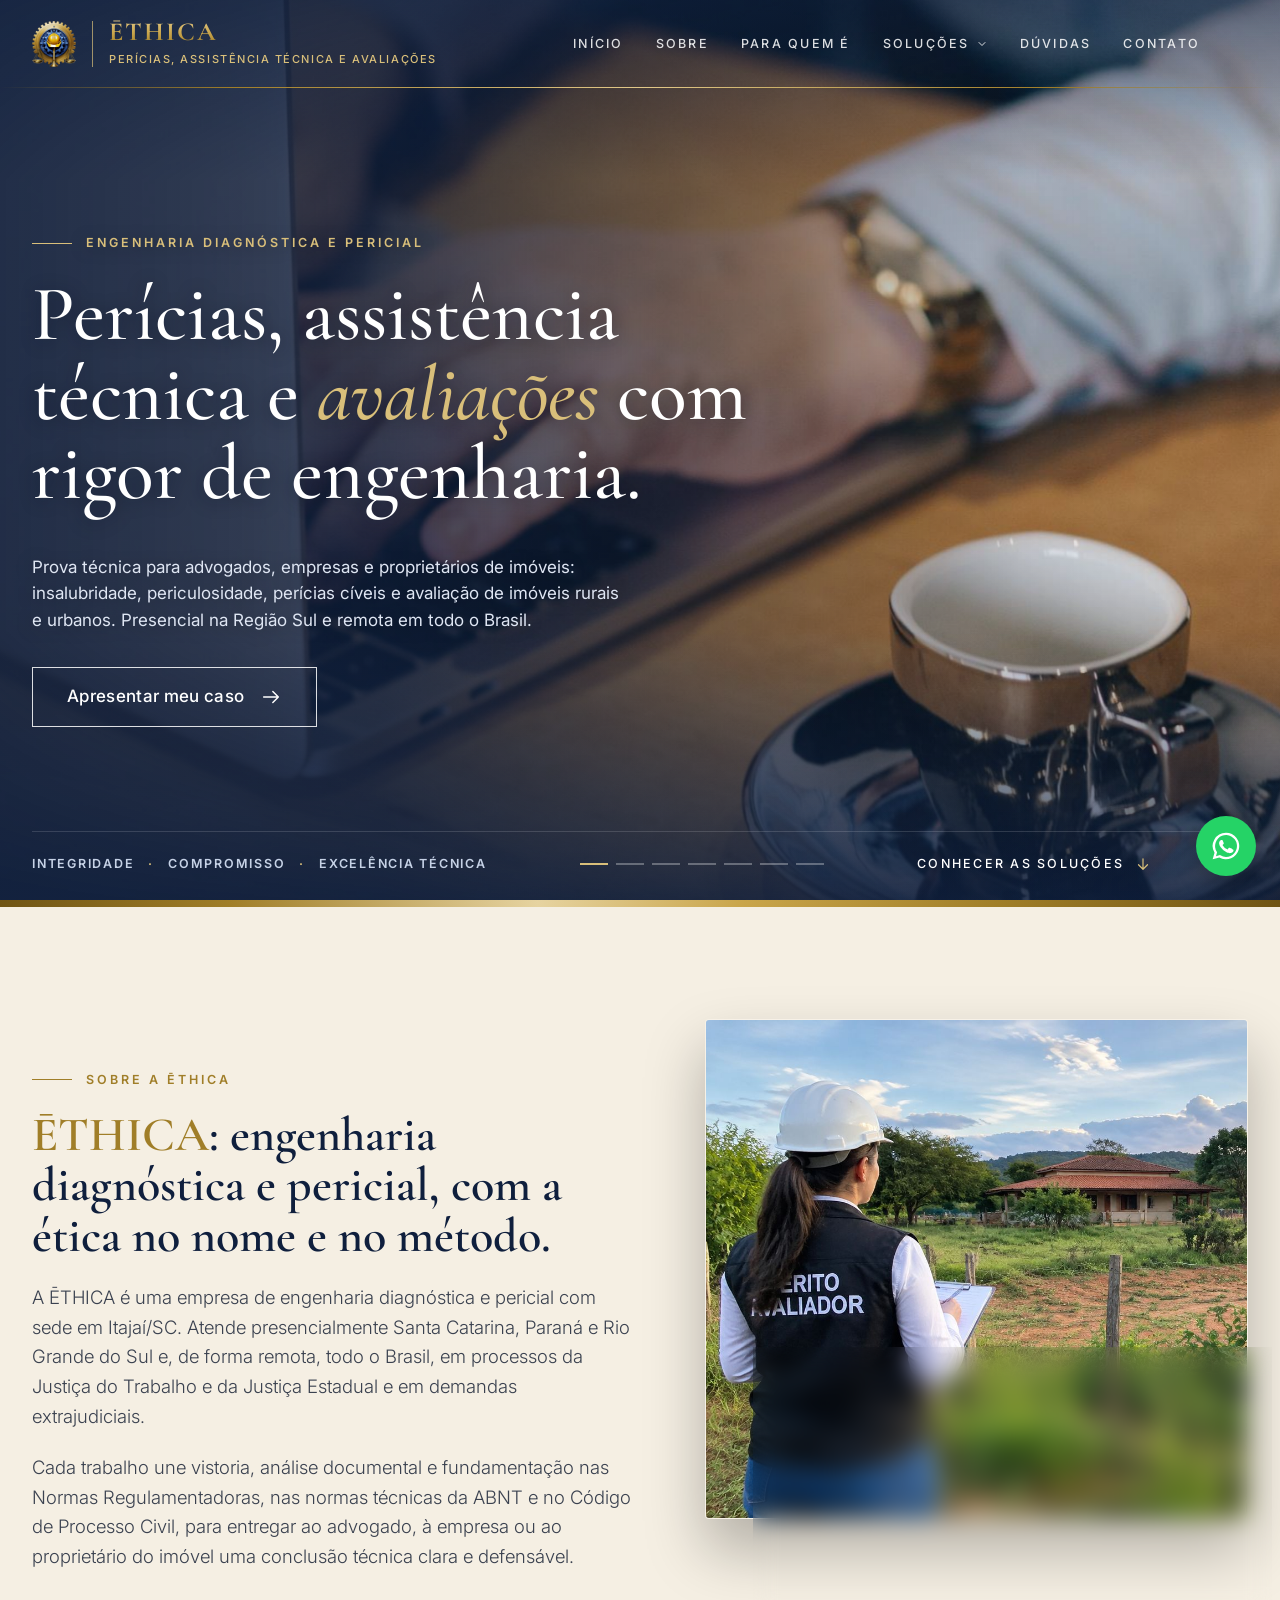
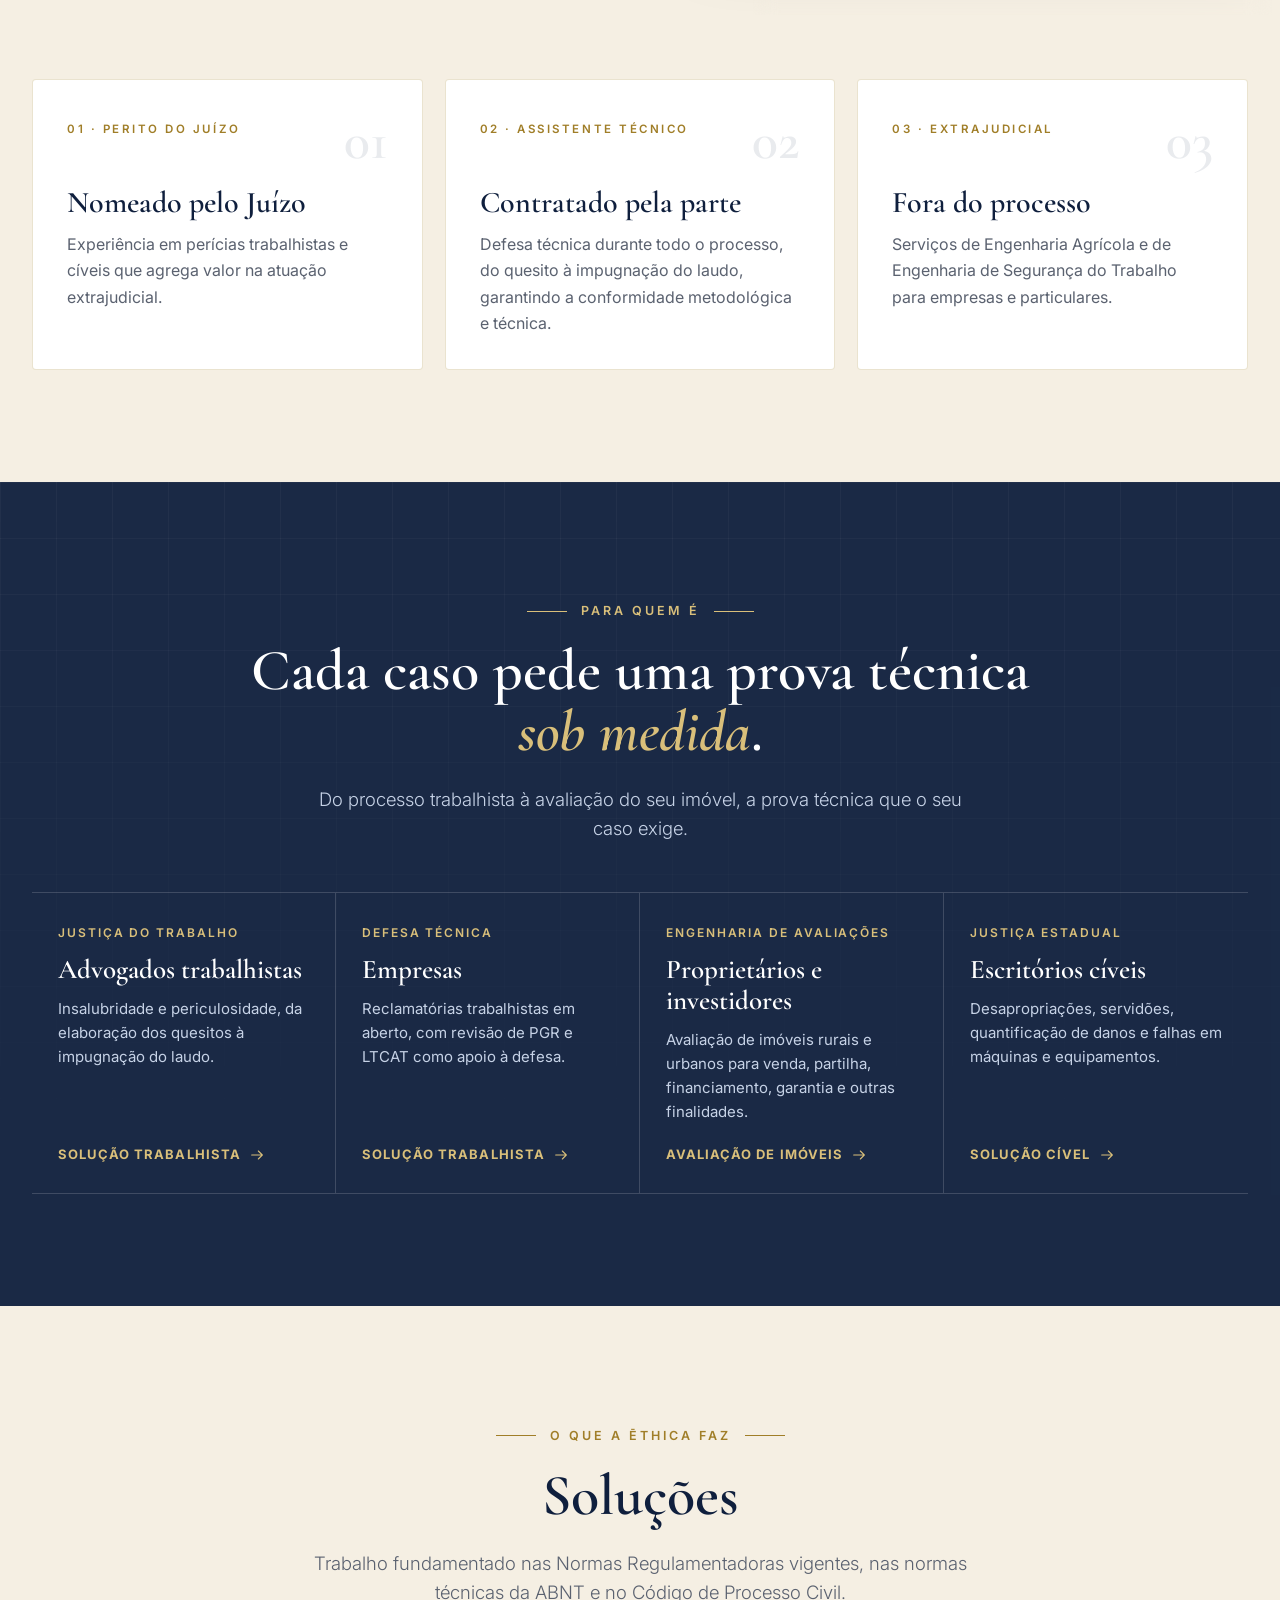
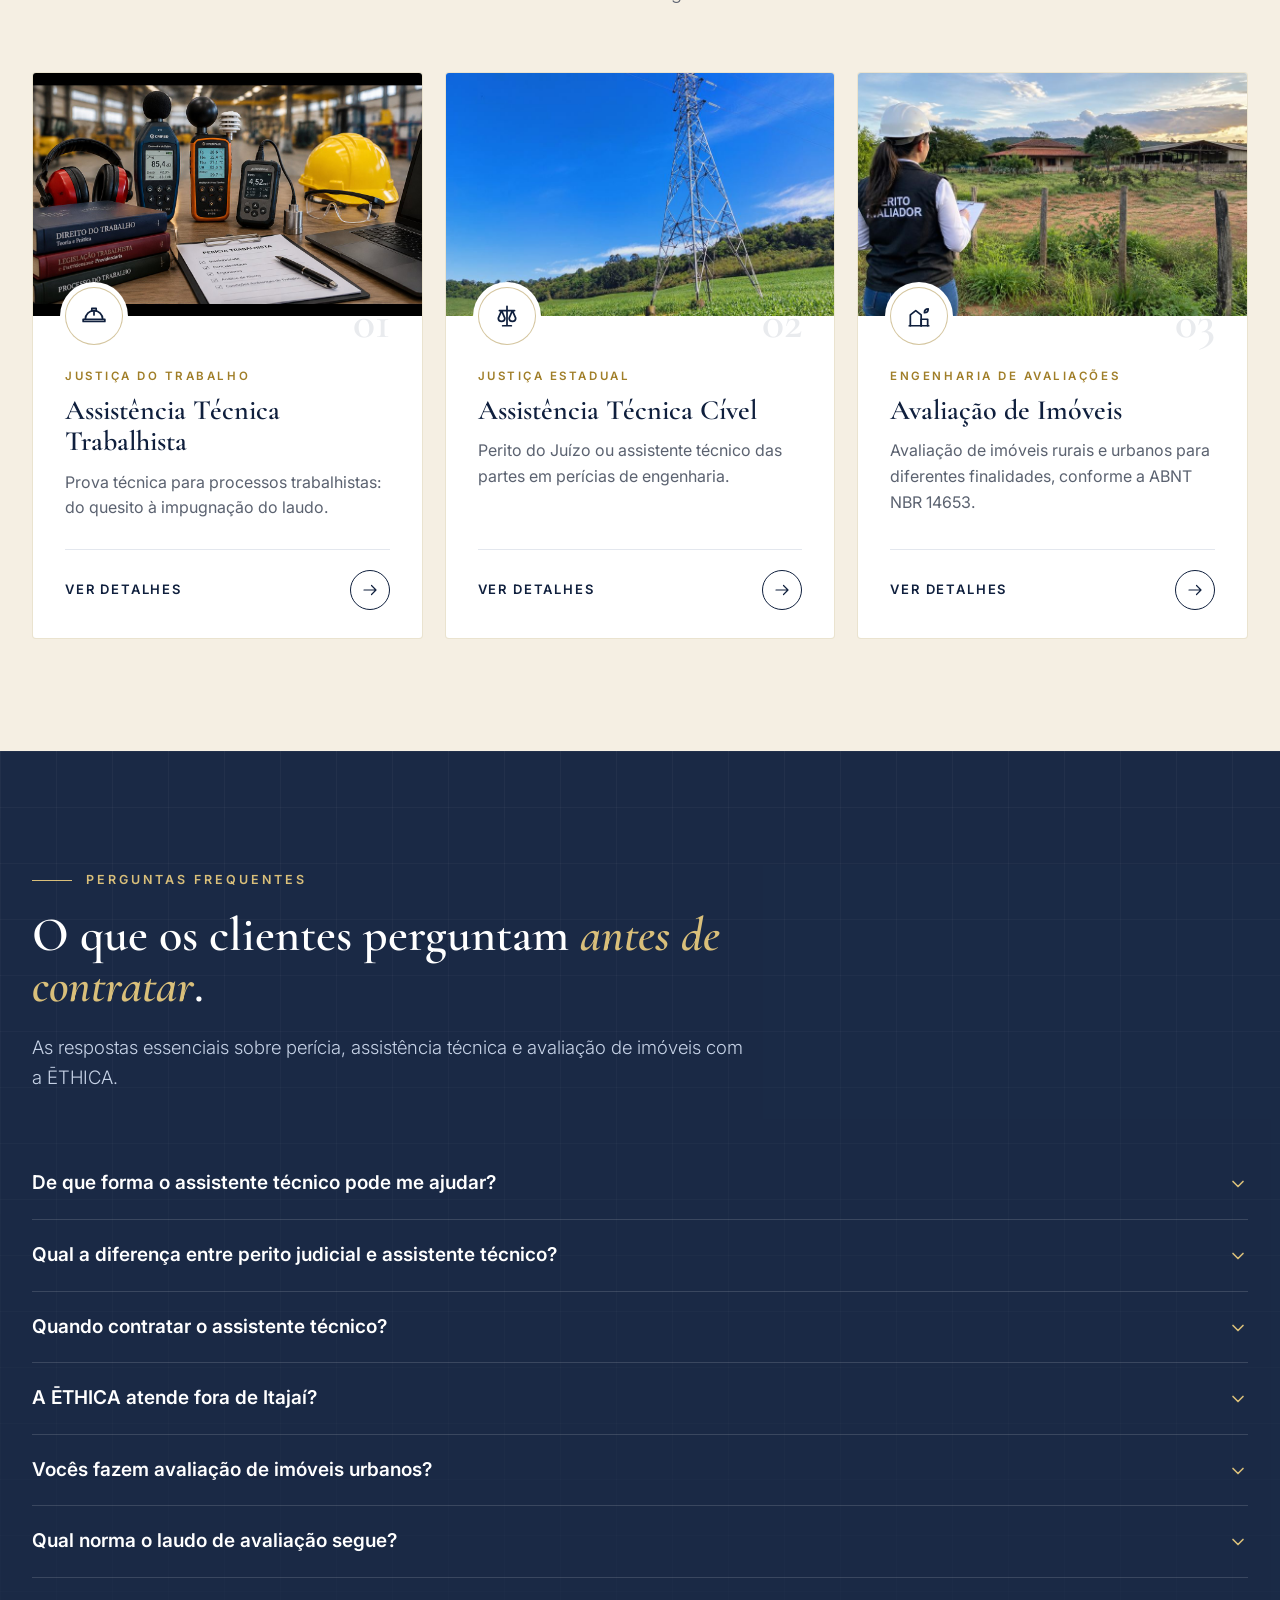
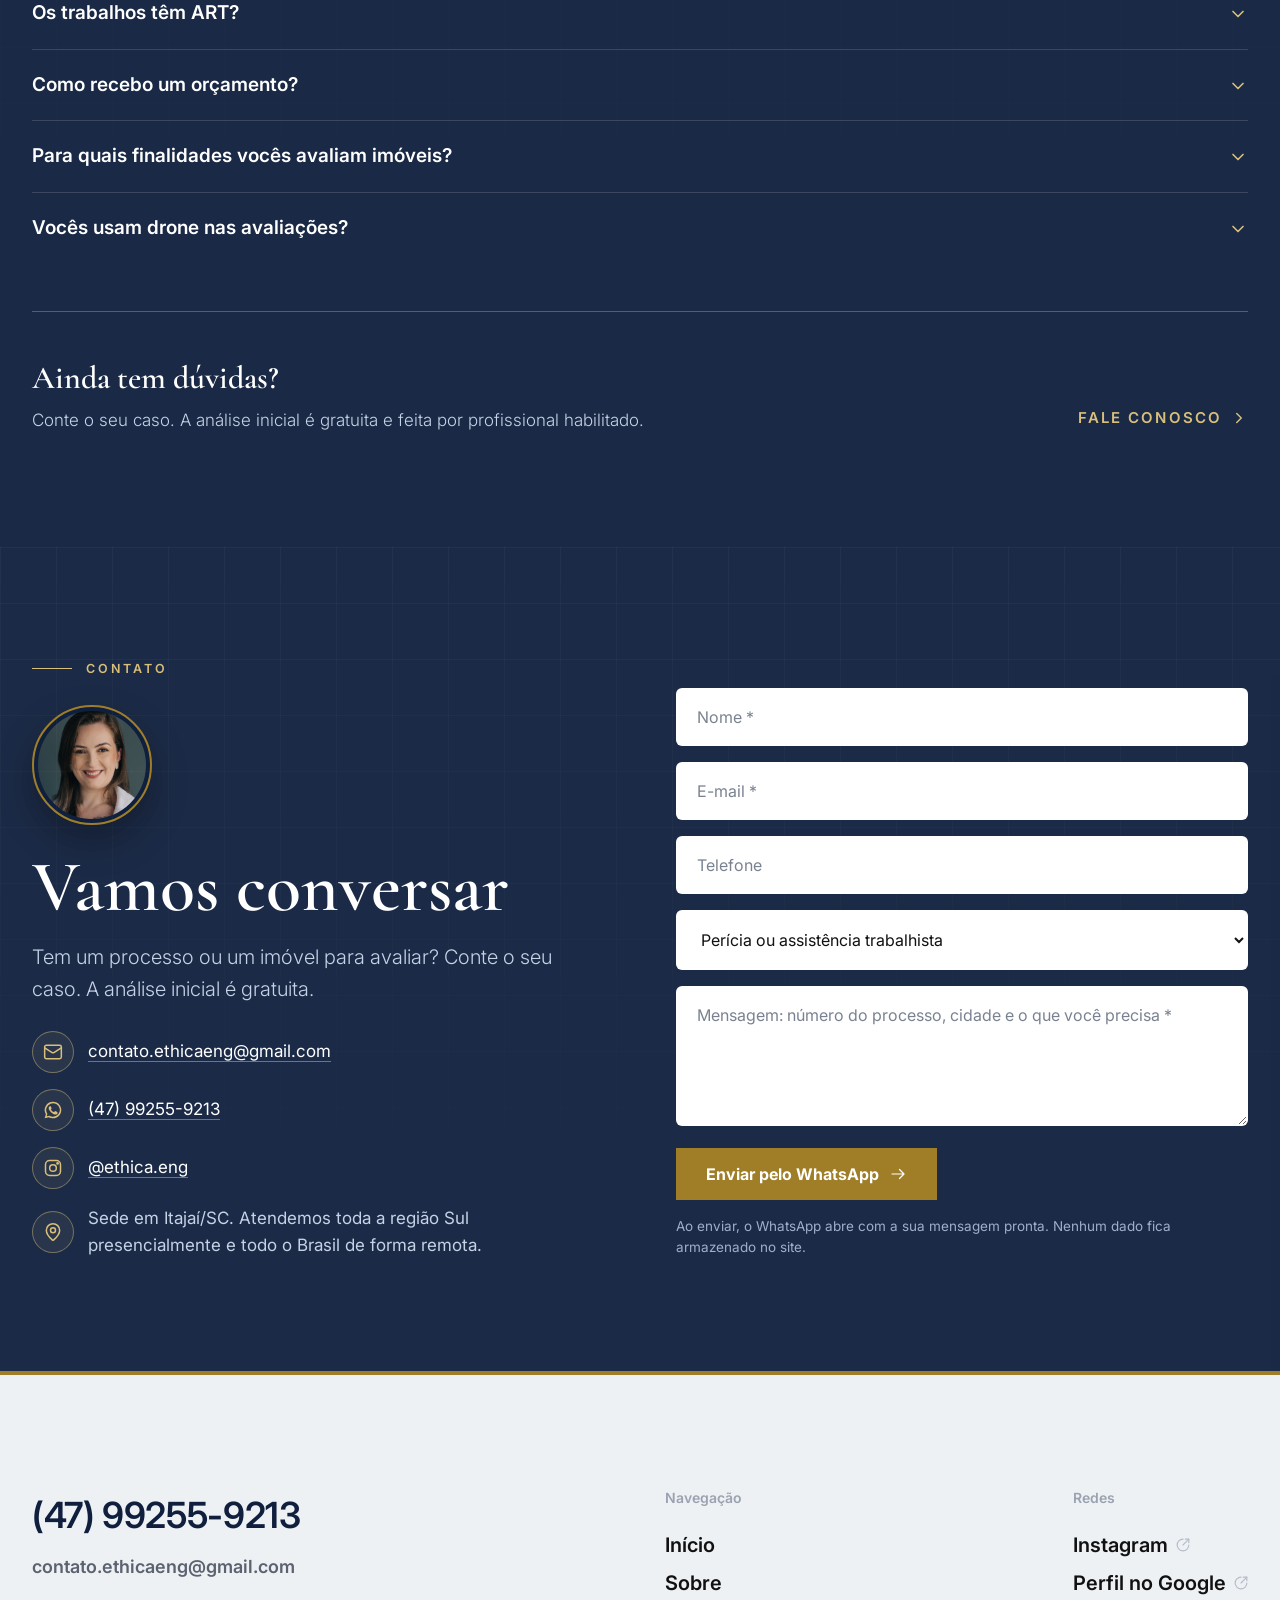
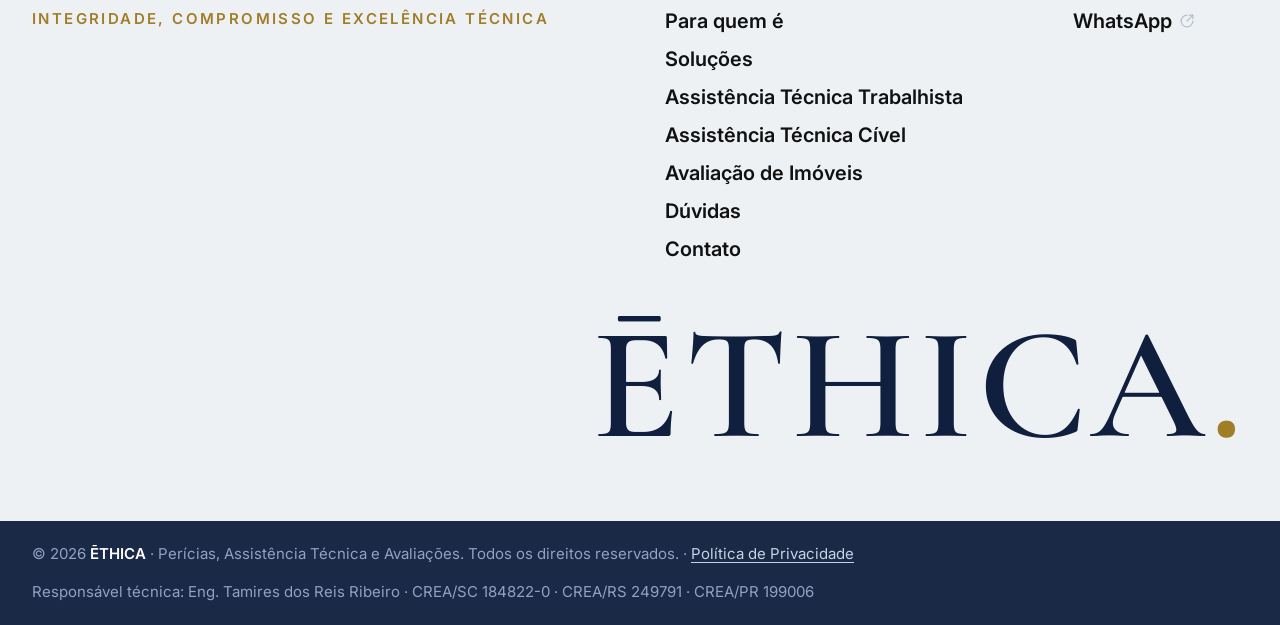
<file: index.html>
<!DOCTYPE html>
<html lang="pt-BR">
<head>
<meta charset="UTF-8">
<meta name="viewport" content="width=device-width, initial-scale=1">
<title>ĒTHICA: Perícias, Assistência Técnica e Avaliações de Engenharia</title>
<meta name="description" content="Perícia judicial e assistência técnica trabalhista e cível, insalubridade, periculosidade e avaliação de imóveis rurais e urbanos conforme a ABNT NBR 14653. Atendimento presencial na região Sul e remoto em todo o Brasil.">
<link rel="canonical" href="https://www.ethicaeng.com.br/">
<link rel="icon" type="image/png" href="img/favicon.png">
<link rel="apple-touch-icon" href="img/apple-touch-icon.png">
<meta name="theme-color" content="#0f1f3d">
<meta property="og:type" content="website">
<meta property="og:title" content="ĒTHICA: Perícias, Assistência Técnica e Avaliações de Engenharia">
<meta property="og:description" content="Perícia judicial, assistência técnica trabalhista e cível e avaliação de imóveis rurais e urbanos. Integridade, Compromisso e Excelência Técnica.">
<meta property="og:url" content="https://www.ethicaeng.com.br/">
<meta property="og:image" content="https://www.ethicaeng.com.br/img/abertura/02-torre-lavoura.jpg">
<meta property="og:locale" content="pt_BR">
<link rel="preconnect" href="https://fonts.googleapis.com">
<link rel="preconnect" href="https://fonts.gstatic.com" crossorigin>
<link href="https://fonts.googleapis.com/css2?family=Cormorant+Garamond:wght@500;600;700&family=Inter:wght@300;400;500;600;700&display=swap" rel="stylesheet">
<script type="application/ld+json">
{
  "@context": "https://schema.org",
  "@type": "ProfessionalService",
  "name": "ĒTHICA · Perícias, Assistência Técnica e Avaliações",
  "slogan": "Integridade, Compromisso e Excelência Técnica",
  "url": "https://www.ethicaeng.com.br/",
  "logo": "https://www.ethicaeng.com.br/img/logo-simbolo.png",
  "image": "https://www.ethicaeng.com.br/img/foto_9710.jpg",
  "email": "contato.ethicaeng@gmail.com",
  "telephone": "+55 47 99255-9213",
  "address": {"@type": "PostalAddress", "addressLocality": "Itajaí", "addressRegion": "SC", "addressCountry": "BR"},
  "areaServed": ["Santa Catarina", "Paraná", "Rio Grande do Sul", "Brasil"],
  "founder": {"@type": "Person", "name": "Tamires dos Reis Ribeiro", "jobTitle": "Engenheira Agrícola e de Segurança do Trabalho"},
  "sameAs": ["https://www.instagram.com/ethica.eng/", "https://share.google/rnCGGbjH79J0CGkZM"]
}
</script>
<link rel="stylesheet" href="css/estilo.css">
</head>
<body>

<header id="topo">
  <div class="container cab">
    <a href="#inicio" class="marca" aria-label="ĒTHICA, ir para o início">
      <img src="img/logo-simbolo.png" alt="" width="46" height="48"><i class="fio" aria-hidden="true"></i><span><b>ĒTHICA</b><small>Perícias, Assistência Técnica e Avaliações</small></span>
    </a>
    <nav class="menu-wrap" aria-label="Menu principal">
      <ul class="menu">
        <li><a href="#inicio">Início</a></li>
        <li><a href="#sobre">Sobre</a></li>
        <li><a href="#para-quem">Para quem é</a></li>
        <li class="tem-sub"><button type="button" aria-expanded="false">Soluções <svg viewBox="0 0 24 24" fill="none" stroke="currentColor" stroke-width="2" stroke-linecap="round" stroke-linejoin="round"><path d="M6 9l6 6 6-6"/></svg></button>
          <ul class="submenu">
            <li><a href="trabalhista.html"><b>Assistência Técnica Trabalhista</b><span>Insalubridade e periculosidade</span></a></li>
            <li><a href="civel.html"><b>Assistência Técnica Cível</b><span>Perito do Juízo ou assistente da parte</span></a></li>
            <li><a href="avaliacao-imoveis.html"><b>Avaliação de Imóveis</b><span>Rurais e urbanos, conforme a ABNT NBR 14653</span></a></li>
          </ul>
        </li>
        <li><a href="#duvidas">Dúvidas</a></li>
        <li><a href="#contato">Contato</a></li>
      </ul>
    </nav>
    <div class="cab-dir">
      <button class="hamb" type="button" aria-label="Abrir menu" aria-expanded="false" aria-controls="gaveta"><span></span><span></span></button>
    </div>
  </div>
  <div class="gaveta" id="gaveta">
    <a href="#inicio">Início</a>
    <a href="#sobre">Sobre</a>
    <a href="#para-quem">Para quem é</a>
    <a href="#servicos">Soluções</a>
    <a class="sub" href="trabalhista.html">Assistência Técnica Trabalhista</a>
    <a class="sub" href="civel.html">Assistência Técnica Cível</a>
    <a class="sub" href="avaliacao-imoveis.html">Avaliação de Imóveis</a>
    <a href="#duvidas">Dúvidas</a>
    <a href="#contato">Contato</a>
  </div>
</header>

<main>
<!-- ===== Abertura ===== -->
<section class="hero" id="inicio">
  <div class="carrossel" aria-hidden="true">
    <div class="slide cheia ativo"><img src="img/abertura/03-mesa-larga.jpg" fetchpriority="high" alt="" style="object-position:60% 50%" decoding="async"></div>
    <div class="slide cheia"><img data-src="img/abertura/02-torre-lavoura.jpg" alt="" style="object-position:70% 50%" decoding="async"></div>
    <div class="slide cheia"><img data-src="img/abertura/13-silos-metalicos-esp.jpg" alt="" style="object-position:70% 60%" decoding="async"></div>
    <div class="slide cheia"><img data-src="img/abertura/12-perita-larga.jpg" alt="" style="object-position:70% 30%" decoding="async"></div>
    <div class="slide cheia"><img data-src="img/abertura/14b-avaliacao-fisica.jpg" alt="" style="object-position:100% 50%" decoding="async"></div>
    <div class="slide cheia"><img data-src="img/abertura/14c-avaliacao-biologica.jpg" alt="" style="object-position:60% 40%" decoding="async"></div>
    <div class="slide cheia"><img data-src="img/abertura/14a-avaliacao-quimica.jpg" alt="" style="object-position:100% 50%" decoding="async"></div>
  </div>
  <div class="container">
    <div class="hero-texto">
      <span class="etq">Engenharia diagnóstica e pericial</span>
      <h1>Perícias, assistência técnica e <em>avaliações</em> com rigor de engenharia.</h1>
      <p>Prova técnica para advogados, empresas e proprietários de imóveis: insalubridade, periculosidade, perícias cíveis e avaliação de imóveis rurais e urbanos. Presencial na Região Sul e remota em todo o Brasil.</p>
      <a class="btn-linha" href="#contato">Apresentar meu caso <svg viewBox="0 0 24 24" fill="none" stroke="currentColor" stroke-width="1.6" stroke-linecap="round" stroke-linejoin="round"><path d="M4 12h16M14 6l6 6-6 6"/></svg></a>
    </div>
    <div class="hero-rodape">
      <div class="valores"><span>Integridade</span><span>Compromisso</span><span>Excelência Técnica</span></div>
      <div class="pontos" role="group" aria-label="Fotos da abertura"><button type="button" aria-label="Foto 1 de 7" aria-current="true"></button><button type="button" aria-label="Foto 2 de 7"></button><button type="button" aria-label="Foto 3 de 7"></button><button type="button" aria-label="Foto 4 de 7"></button><button type="button" aria-label="Foto 5 de 7"></button><button type="button" aria-label="Foto 6 de 7"></button><button type="button" aria-label="Foto 7 de 7"></button></div>
      <a class="rolar" href="#servicos">Conhecer as soluções <svg viewBox="0 0 24 24" fill="none" stroke="currentColor" stroke-width="1.6" stroke-linecap="round" stroke-linejoin="round"><path d="M12 5v14M6 13l6 6 6-6"/></svg></a>
    </div>
  </div>
</section>
<div class="faixa"></div>

<!-- ===== Sobre a ĒTHICA (bege) ===== -->
<section class="bg-bege" id="sobre">
  <div class="container">
    <div class="sobre-grade">
      <div class="texto">
        <span class="etq revela">Sobre a ĒTHICA</span>
        <h2 class="titulo menor revela"><em>ĒTHICA</em>: engenharia diagnóstica e pericial, com a ética no nome e no método.</h2>
        <p class="revela">A ĒTHICA é uma empresa de engenharia diagnóstica e pericial com sede em Itajaí/SC. Atende presencialmente Santa Catarina, Paraná e Rio Grande do Sul e, de forma remota, todo o Brasil, em processos da Justiça do Trabalho e da Justiça Estadual e em demandas extrajudiciais.</p>
        <p class="revela">Cada trabalho une vistoria, análise documental e fundamentação nas Normas Regulamentadoras, nas normas técnicas da ABNT e no Código de Processo Civil, para entregar ao advogado, à empresa ou ao proprietário do imóvel uma conclusão técnica clara e defensável.</p>
      </div>
      <div class="sobre-visual revela">
        <div class="sv-foto"><img src="img/servicos/rural-topo.jpg" alt="Vistoria de campo da ĒTHICA em imóvel rural" width="1600" height="900" loading="lazy"></div>
        <div class="lider">
          <span class="lider-etq">Liderança técnica</span>
          <div class="lider-pessoa">
            <img src="img/tamires-avatar.jpg" alt="Eng. Tamires dos Reis Ribeiro" width="160" height="160" loading="lazy">
            <div>
              <h3>Eng. Tamires dos Reis Ribeiro</h3>
              <span class="cargo">Responsável técnica · ĒTHICA</span>
              <p>Engenheira Agrícola e de Segurança do Trabalho · Pós-graduada em Engenharia de Segurança do Trabalho com ênfase em Perícia Trabalhista · Especialização em Avaliações e Perícias · MBA em Gestão de Negócios · Perita judicial cadastrada no TJRS, no TJSC, no TJPR e no TRT12</p>
            </div>
          </div>
        </div>
      </div>
    </div>
    <div class="formas3">
      <div class="forma revela"><div class="forma-cab"><span class="n">01 · PERITO DO JUÍZO</span><span class="forma-num">01</span></div><h3>Nomeado pelo Juízo</h3><p>Experiência em perícias trabalhistas e cíveis que agrega valor na atuação extrajudicial.</p></div>
      <div class="forma revela"><div class="forma-cab"><span class="n">02 · ASSISTENTE TÉCNICO</span><span class="forma-num">02</span></div><h3>Contratado pela parte</h3><p>Defesa técnica durante todo o processo, do quesito à impugnação do laudo, garantindo a conformidade metodológica e técnica.</p></div>
      <div class="forma revela"><div class="forma-cab"><span class="n">03 · EXTRAJUDICIAL</span><span class="forma-num">03</span></div><h3>Fora do processo</h3><p>Serviços de Engenharia Agrícola e de Engenharia de Segurança do Trabalho para empresas e particulares.</p></div>
    </div>
  </div>
</section>

<!-- ===== Para quem ===== -->
<section class="bg-marinho grade-fundo" id="para-quem">
  <div class="container">
    <div class="pq-topo">
      <span class="etq revela">Para quem é</span>
      <h2 class="titulo revela">Cada caso pede uma prova técnica <em>sob medida</em>.</h2>
      <p class="intro revela">Do processo trabalhista à avaliação do seu imóvel, a prova técnica que o seu caso exige.</p>
    </div>
    <div class="pq-faixa">
      <a class="pq-item revela" href="trabalhista.html"><span class="pq-area">Justiça do Trabalho</span><h3>Advogados trabalhistas</h3><p>Insalubridade e periculosidade, da elaboração dos quesitos à impugnação do laudo.</p><span class="pq-link">Solução trabalhista <svg viewBox="0 0 24 24" fill="none" stroke="currentColor" stroke-width="1.6" stroke-linecap="round" stroke-linejoin="round" aria-hidden="true"><path d="M4 12h16M14 6l6 6-6 6"/></svg></span></a>
      <a class="pq-item revela" href="trabalhista.html"><span class="pq-area">Defesa técnica</span><h3>Empresas</h3><p>Reclamatórias trabalhistas em aberto, com revisão de PGR e LTCAT como apoio à defesa.</p><span class="pq-link">Solução trabalhista <svg viewBox="0 0 24 24" fill="none" stroke="currentColor" stroke-width="1.6" stroke-linecap="round" stroke-linejoin="round" aria-hidden="true"><path d="M4 12h16M14 6l6 6-6 6"/></svg></span></a>
      <a class="pq-item revela" href="avaliacao-imoveis.html"><span class="pq-area">Engenharia de avaliações</span><h3>Proprietários e investidores</h3><p>Avaliação de imóveis rurais e urbanos para venda, partilha, financiamento, garantia e outras finalidades.</p><span class="pq-link">Avaliação de imóveis <svg viewBox="0 0 24 24" fill="none" stroke="currentColor" stroke-width="1.6" stroke-linecap="round" stroke-linejoin="round" aria-hidden="true"><path d="M4 12h16M14 6l6 6-6 6"/></svg></span></a>
      <a class="pq-item revela" href="civel.html"><span class="pq-area">Justiça Estadual</span><h3>Escritórios cíveis</h3><p>Desapropriações, servidões, quantificação de danos e falhas em máquinas e equipamentos.</p><span class="pq-link">Solução cível <svg viewBox="0 0 24 24" fill="none" stroke="currentColor" stroke-width="1.6" stroke-linecap="round" stroke-linejoin="round" aria-hidden="true"><path d="M4 12h16M14 6l6 6-6 6"/></svg></span></a>
    </div>
  </div>
</section>

<!-- ===== Visão geral dos serviços ===== -->
<section class="bg-bege" id="servicos">
  <div class="container">
    <div class="sol-topo">
      <span class="etq revela">O que a ĒTHICA faz</span>
      <h2 class="titulo revela">Soluções</h2>
      <p class="intro revela">Trabalho fundamentado nas Normas Regulamentadoras vigentes, nas normas técnicas da ABNT e no Código de Processo Civil.</p>
    </div>
    <div class="grade-servicos">
      <a class="servico revela" href="trabalhista.html">
        <div class="capa"><img src="img/servicos/trabalhista-capa.jpg?v=2" alt="Instrumentos de medição de ruído, calor e vibração, EPIs e checklist de perícia trabalhista" width="1280" height="800" loading="lazy"></div>
        <div class="sol-corpo">
          <div class="sol-cab"><div class="icone"><svg viewBox="0 0 24 24" fill="none" stroke="currentColor" stroke-width="1.6" stroke-linecap="round" stroke-linejoin="round"><path d="M4 15a8 8 0 0116 0"/><path d="M2 15h20v2H2z"/><path d="M10 7.3V5h4v2.3M12 7v4"/></svg></div><span class="pub-num">01</span></div>
          <span class="pub-area">Justiça do Trabalho</span>
          <h3>Assistência Técnica Trabalhista</h3>
          <p>Prova técnica para processos trabalhistas: do quesito à impugnação do laudo.</p>
          <span class="pub-link">Ver detalhes<i><svg viewBox="0 0 24 24" fill="none" stroke="currentColor" stroke-width="1.6" stroke-linecap="round" stroke-linejoin="round"><path d="M4 12h16M14 6l6 6-6 6"/></svg></i></span>
        </div>
      </a>
      <a class="servico revela" href="civel.html">
        <div class="capa"><img src="img/servicos/civel-capa.jpg" alt="Reunião de advogados e cliente analisando documentos" width="800" height="500" loading="lazy"></div>
        <div class="sol-corpo">
          <div class="sol-cab"><div class="icone"><svg viewBox="0 0 24 24" fill="none" stroke="currentColor" stroke-width="1.6" stroke-linecap="round" stroke-linejoin="round"><path d="M12 3v18M5 7h14M7 7l-3 7a3 3 0 006 0zM17 7l-3 7a3 3 0 006 0zM8 21h8"/></svg></div><span class="pub-num">02</span></div>
          <span class="pub-area">Justiça Estadual</span>
          <h3>Assistência Técnica Cível</h3>
          <p>Perito do Juízo ou assistente técnico das partes em perícias de engenharia.</p>
          <span class="pub-link">Ver detalhes<i><svg viewBox="0 0 24 24" fill="none" stroke="currentColor" stroke-width="1.6" stroke-linecap="round" stroke-linejoin="round"><path d="M4 12h16M14 6l6 6-6 6"/></svg></i></span>
        </div>
      </a>
      <a class="servico revela" href="avaliacao-imoveis.html">
        <div class="capa"><img src="img/servicos/rural-capa.jpg" alt="Vistoria técnica para avaliação de imóvel" width="800" height="500" loading="lazy"></div>
        <div class="sol-corpo">
          <div class="sol-cab"><div class="icone"><svg viewBox="0 0 24 24" fill="none" stroke="currentColor" stroke-width="1.6" stroke-linecap="round" stroke-linejoin="round"><path d="M3 21h18"/><path d="M4 21V11l5-4 5 4v10"/><path d="M14 21v-6h6v6"/><path d="M17 9c0-2 1.5-3.5 3.5-3.5C20.5 7.5 19 9 17 9z"/></svg></div><span class="pub-num">03</span></div>
          <span class="pub-area">Engenharia de avaliações</span>
          <h3>Avaliação de Imóveis</h3>
          <p>Avaliação de imóveis rurais e urbanos para diferentes finalidades, conforme a ABNT NBR 14653.</p>
          <span class="pub-link">Ver detalhes<i><svg viewBox="0 0 24 24" fill="none" stroke="currentColor" stroke-width="1.6" stroke-linecap="round" stroke-linejoin="round"><path d="M4 12h16M14 6l6 6-6 6"/></svg></i></span>
        </div>
      </a>
    </div>
  </div>
</section>

<!-- ===== Dúvidas ===== -->
<section class="faq3 bg-marinho grade-fundo" id="duvidas">
  <div class="container">
    <div class="faq3-topo">
      <span class="etq revela">Perguntas frequentes</span>
      <h2 class="titulo menor revela">O que os clientes perguntam <em>antes de contratar</em>.</h2>
      <p class="intro revela">As respostas essenciais sobre perícia, assistência técnica e avaliação de imóveis com a ĒTHICA.</p>
    </div>
    <div class="acc revela">
        <details class="acc-item"><summary>De que forma o assistente técnico pode me ajudar?<svg viewBox="0 0 24 24" fill="none" stroke="currentColor" stroke-width="2" stroke-linecap="round" stroke-linejoin="round" aria-hidden="true"><path d="m6 9 6 6 6-6"/></svg></summary><p>O assistente técnico analisa o processo do ponto de vista técnico e elabora quesitos que conduzem o perito à metodologia correta. Acompanha a perícia e registra em parecer os pontos relevantes da diligência. Se o laudo tiver erro de metodologia, apresenta a impugnação técnica no momento processual adequado.</p></details>
        <details class="acc-item"><summary>Qual a diferença entre perito judicial e assistente técnico?<svg viewBox="0 0 24 24" fill="none" stroke="currentColor" stroke-width="2" stroke-linecap="round" stroke-linejoin="round" aria-hidden="true"><path d="m6 9 6 6 6-6"/></svg></summary><p>O perito é nomeado pelo juiz e deve ser imparcial. O assistente técnico é indicado e contratado pela parte, é de confiança dela e não se sujeita a impedimento ou suspeição (CPC, art. 466, § 1º).</p></details>
        <details class="acc-item"><summary>Quando contratar o assistente técnico?<svg viewBox="0 0 24 24" fill="none" stroke="currentColor" stroke-width="2" stroke-linecap="round" stroke-linejoin="round" aria-hidden="true"><path d="m6 9 6 6 6-6"/></svg></summary><p>O ideal é contratar logo que a perícia for determinada. No processo civil, as partes têm 15 dias, contados da intimação da nomeação do perito, para indicar assistente técnico e apresentar quesitos (CPC, art. 465, § 1º). Na Justiça do Trabalho, cada parte também pode indicar um assistente (Lei nº 5.584/1970, art. 3º, parágrafo único).</p></details>
        <details class="acc-item"><summary>A ĒTHICA atende fora de Itajaí?<svg viewBox="0 0 24 24" fill="none" stroke="currentColor" stroke-width="2" stroke-linecap="round" stroke-linejoin="round" aria-hidden="true"><path d="m6 9 6 6 6-6"/></svg></summary><p>Sim. Atendemos presencialmente toda a região Sul e, de forma remota, todo o Brasil.</p></details>
        <details class="acc-item"><summary>Vocês fazem avaliação de imóveis urbanos?<svg viewBox="0 0 24 24" fill="none" stroke="currentColor" stroke-width="2" stroke-linecap="round" stroke-linejoin="round" aria-hidden="true"><path d="m6 9 6 6 6-6"/></svg></summary><p>Sim. Avaliamos apartamentos, casas, salas comerciais, galpões e terrenos urbanos, com laudo elaborado por engenheiro civil habilitado, conforme a ABNT NBR 14653-2.</p></details>
        <details class="acc-item"><summary>Qual norma o laudo de avaliação segue?<svg viewBox="0 0 24 24" fill="none" stroke="currentColor" stroke-width="2" stroke-linecap="round" stroke-linejoin="round" aria-hidden="true"><path d="m6 9 6 6 6-6"/></svg></summary><p>A ABNT NBR 14653, com pesquisa de mercado, tratamento dos dados e indicação dos graus de fundamentação e precisão.</p></details>
        <details class="acc-item"><summary>Os trabalhos têm ART?<svg viewBox="0 0 24 24" fill="none" stroke="currentColor" stroke-width="2" stroke-linecap="round" stroke-linejoin="round" aria-hidden="true"><path d="m6 9 6 6 6-6"/></svg></summary><p>Sim. Os serviços de engenharia são registrados com Anotação de Responsabilidade Técnica (ART) no CREA, conforme a Lei nº 6.496/1977.</p></details>
        <details class="acc-item"><summary>Como recebo um orçamento?<svg viewBox="0 0 24 24" fill="none" stroke="currentColor" stroke-width="2" stroke-linecap="round" stroke-linejoin="round" aria-hidden="true"><path d="m6 9 6 6 6-6"/></svg></summary><p>Entre em contato e descreva a demanda. Solicitamos os documentos necessários para a análise e enviamos a proposta de honorários o mais rápido possível.</p></details>
        <details class="acc-item"><summary>Para quais finalidades vocês avaliam imóveis?<svg viewBox="0 0 24 24" fill="none" stroke="currentColor" stroke-width="2" stroke-linecap="round" stroke-linejoin="round" aria-hidden="true"><path d="m6 9 6 6 6-6"/></svg></summary><p>Compra e venda, garantia, financiamento e seguros, inventários, partilhas e execuções, desapropriações, servidões e indenizações, haveres de sócio e fins patrimoniais e fiscais. O laudo segue a ABNT NBR 14653.</p></details>
        <details class="acc-item"><summary>Vocês usam drone nas avaliações?<svg viewBox="0 0 24 24" fill="none" stroke="currentColor" stroke-width="2" stroke-linecap="round" stroke-linejoin="round" aria-hidden="true"><path d="m6 9 6 6 6-6"/></svg></summary><p>Sim. A vistoria do imóvel rural pode incluir aerolevantamento com drone, que registra a área, as benfeitorias e o uso do solo.</p></details>
    </div>
    <div class="faq3-sep"></div>
    <div class="faq3-rodape revela">
      <div>
        <h3>Ainda tem dúvidas?</h3>
        <p>Conte o seu caso. A análise inicial é gratuita e feita por profissional habilitado.</p>
      </div>
      <a href="#contato" class="faq3-link">Fale conosco <svg viewBox="0 0 24 24" fill="none" stroke="currentColor" stroke-width="2" stroke-linecap="round" stroke-linejoin="round" aria-hidden="true"><path d="m9 18 6-6-6-6"/></svg></a>
    </div>
  </div>
</section>

<!-- ===== Contato (modelo: avatar + lista + formulário) ===== -->
<section class="contato2 bg-marinho grade-fundo" id="contato">
  <div class="container">
    <div class="ct-grade">
      <div class="ct-esq">
        <span class="etq revela">Contato</span>
        <div class="ct-avatar revela"><img src="img/tamires-contato.jpg" alt="Eng. Tamires dos Reis Ribeiro" width="160" height="160" loading="lazy"></div>
        <h2 class="revela">Vamos conversar</h2>
        <p class="ct-sub revela">Tem um processo ou um imóvel para avaliar? Conte o seu caso. A análise inicial é gratuita.</p>
        <ul class="ct-lista revela">
          <li><span class="ct-ic" aria-label="E-mail"><svg viewBox="0 0 24 24" fill="none" stroke="currentColor" stroke-width="1.8" stroke-linecap="round" stroke-linejoin="round"><rect x="2" y="4" width="20" height="16" rx="2"/><path d="M22 7l-9 5.7a2 2 0 01-2 0L2 7"/></svg></span><a href="mailto:contato.ethicaeng@gmail.com">contato.ethicaeng@gmail.com</a></li>
          <li><span class="ct-ic" aria-label="WhatsApp"><svg viewBox="0 0 24 24" fill="currentColor"><path d="M12 2a10 10 0 00-8.6 15.1L2 22l5-1.3A10 10 0 1012 2zm0 18.2a8.2 8.2 0 01-4.2-1.2l-.3-.2-3 .8.8-2.9-.2-.3A8.2 8.2 0 1112 20.2zm4.5-6.1c-.2-.1-1.5-.7-1.7-.8s-.4-.1-.6.1-.7.8-.8 1-.3.2-.5.1a6.7 6.7 0 01-3.3-2.9c-.3-.4.2-.4.7-1.4a.5.5 0 000-.4l-.8-1.9c-.2-.5-.4-.4-.6-.4h-.5a1 1 0 00-.7.3 3 3 0 00-.9 2.2 5.2 5.2 0 001.1 2.7 11.8 11.8 0 004.5 4c1.7.7 2.3.8 3.2.6a2.7 2.7 0 001.8-1.2 2.2 2.2 0 00.2-1.2c-.1-.1-.3-.2-.6-.3z"/></svg></span><a href="https://wa.me/5547992559213?text=Ol%C3%A1%2C%20vim%20do%20site%20%C4%92THICA%20e%20fiquei%20com%20algumas%20d%C3%BAvidas%2C%20pode%20me%20ajudar%3F" target="_blank" rel="noopener">(47) 99255-9213</a></li>
          <li><span class="ct-ic" aria-label="Instagram"><svg viewBox="0 0 24 24" fill="none" stroke="currentColor" stroke-width="1.8" stroke-linecap="round" stroke-linejoin="round"><rect x="3" y="3" width="18" height="18" rx="5"/><circle cx="12" cy="12" r="4"/><circle cx="17.5" cy="6.5" r=".8" fill="currentColor"/></svg></span><a href="https://www.instagram.com/ethica.eng/" target="_blank" rel="noopener">@ethica.eng</a></li>
          <li><span class="ct-ic" aria-label="Localização"><svg viewBox="0 0 24 24" fill="none" stroke="currentColor" stroke-width="1.8" stroke-linecap="round" stroke-linejoin="round"><path d="M20 10c0 5-5.5 10.2-7.4 11.8a1 1 0 01-1.2 0C9.5 20.2 4 15 4 10a8 8 0 0116 0"/><circle cx="12" cy="10" r="3"/></svg></span><span>Sede em Itajaí/SC. Atendemos toda a região Sul presencialmente e todo o Brasil de forma remota.</span></li>
        </ul>
      </div>
      <div class="ct-dir revela">
        <form class="ct-form" id="form-contato" novalidate>
          <label class="sr" for="nome">Nome</label><input id="nome" name="nome" placeholder="Nome *" required>
          <label class="sr" for="email">E-mail</label><input id="email" name="email" type="email" placeholder="E-mail *" required>
          <label class="sr" for="telefone">Telefone</label><input id="telefone" name="telefone" type="tel" placeholder="Telefone">
          <label class="sr" for="assunto">Assunto</label>
          <select id="assunto" name="assunto">
            <option>Perícia ou assistência trabalhista</option>
            <option>Perícia ou assistência cível</option>
            <option>Avaliação de imóvel (rural ou urbano)</option>
            <option>Outro assunto</option>
          </select>
          <label class="sr" for="mensagem">Mensagem</label><textarea id="mensagem" name="mensagem" placeholder="Mensagem: número do processo, cidade e o que você precisa *" required></textarea>
          <button class="btn btn-ouro" type="submit">Enviar pelo WhatsApp <svg viewBox="0 0 24 24" fill="none" stroke="currentColor" stroke-width="1.6" stroke-linecap="round" stroke-linejoin="round"><path d="M4 12h16M14 6l6 6-6 6"/></svg></button>
          <small>Ao enviar, o WhatsApp abre com a sua mensagem pronta. Nenhum dado fica armazenado no site.</small>
        </form>
      </div>
    </div>
  </div>
</section>
</main>

<!-- ===== Rodapé ===== -->
<footer>
  <div class="container">
    <div class="rod-topo">
      <div class="rod-contato">
        <a class="tel" href="https://wa.me/5547992559213?text=Ol%C3%A1%2C%20vim%20do%20site%20%C4%92THICA%20e%20fiquei%20com%20algumas%20d%C3%BAvidas%2C%20pode%20me%20ajudar%3F" target="_blank" rel="noopener">(47) 99255-9213</a>
        <a class="mail" href="mailto:contato.ethicaeng@gmail.com">contato.ethicaeng@gmail.com</a>
        <span class="lema">Integridade, Compromisso e Excelência Técnica</span>
      </div>
      <div class="rod-listas">
        <ul>
          <li class="t">Navegação</li>
          <li><a href="#inicio">Início</a></li>
          <li><a href="#sobre">Sobre</a></li>
          <li><a href="#para-quem">Para quem é</a></li>
          <li><a href="#servicos">Soluções</a></li>
          <li><a href="trabalhista.html">Assistência Técnica Trabalhista</a></li>
          <li><a href="civel.html">Assistência Técnica Cível</a></li>
          <li><a href="avaliacao-imoveis.html">Avaliação de Imóveis</a></li>
          <li><a href="#duvidas">Dúvidas</a></li>
          <li><a href="#contato">Contato</a></li>
        </ul>
        <ul>
          <li class="t">Redes</li>
          <li><a href="https://www.instagram.com/ethica.eng/" target="_blank" rel="noopener">Instagram <svg viewBox="0 0 24 24" fill="none" stroke="currentColor" stroke-width="2" stroke-linecap="round" stroke-linejoin="round"><path d="M22 12A10 10 0 1112 2"/><path d="M22 2L12 12"/><path d="M16 2h6v6"/></svg></a></li>
          <li><a href="https://share.google/rnCGGbjH79J0CGkZM" target="_blank" rel="noopener">Perfil no Google <svg viewBox="0 0 24 24" fill="none" stroke="currentColor" stroke-width="2" stroke-linecap="round" stroke-linejoin="round"><path d="M22 12A10 10 0 1112 2"/><path d="M22 2L12 12"/><path d="M16 2h6v6"/></svg></a></li>
          <li><a href="https://wa.me/5547992559213?text=Ol%C3%A1%2C%20vim%20do%20site%20%C4%92THICA%20e%20fiquei%20com%20algumas%20d%C3%BAvidas%2C%20pode%20me%20ajudar%3F" target="_blank" rel="noopener">WhatsApp <svg viewBox="0 0 24 24" fill="none" stroke="currentColor" stroke-width="2" stroke-linecap="round" stroke-linejoin="round"><path d="M22 12A10 10 0 1112 2"/><path d="M22 2L12 12"/><path d="M16 2h6v6"/></svg></a></li>
        </ul>
      </div>
    </div>
    <div class="rod-gigante" aria-hidden="true">ĒTHICA<span>.</span></div>
  </div>
  <div class="rod-barra">
    <div class="container">
      <p>© <span id="ano">2026</span> <b>ĒTHICA</b> · Perícias, Assistência Técnica e Avaliações. Todos os direitos reservados. · <a href="privacidade.html">Política de Privacidade</a></p>
      <p>Responsável técnica: Eng. Tamires dos Reis Ribeiro · CREA/SC 184822-0 · CREA/RS 249791 · CREA/PR 199006</p>
    </div>
  </div>
</footer>

<a class="zap" href="https://wa.me/5547992559213?text=Ol%C3%A1%2C%20vim%20do%20site%20%C4%92THICA%20e%20fiquei%20com%20algumas%20d%C3%BAvidas%2C%20pode%20me%20ajudar%3F" target="_blank" rel="noopener" aria-label="Conversar pelo WhatsApp">
  <svg viewBox="0 0 24 24"><path d="M12 2a10 10 0 00-8.6 15.1L2 22l5-1.3A10 10 0 1012 2zm0 18.2a8.2 8.2 0 01-4.2-1.2l-.3-.2-3 .8.8-2.9-.2-.3A8.2 8.2 0 1112 20.2zm4.5-6.1c-.2-.1-1.5-.7-1.7-.8s-.4-.1-.6.1-.7.8-.8 1-.3.2-.5.1a6.7 6.7 0 01-3.3-2.9c-.3-.4.2-.4.7-1.4a.5.5 0 000-.4l-.8-1.9c-.2-.5-.4-.4-.6-.4h-.5a1 1 0 00-.7.3 3 3 0 00-.9 2.2 5.2 5.2 0 001.1 2.7 11.8 11.8 0 004.5 4c1.7.7 2.3.8 3.2.6a2.7 2.7 0 001.8-1.2 2.2 2.2 0 00.2-1.2c-.1-.1-.3-.2-.6-.3z"/></svg><span>Fale pelo WhatsApp</span>
</a>

<script src="js/site.js"></script>
</body>
</html>
</file>
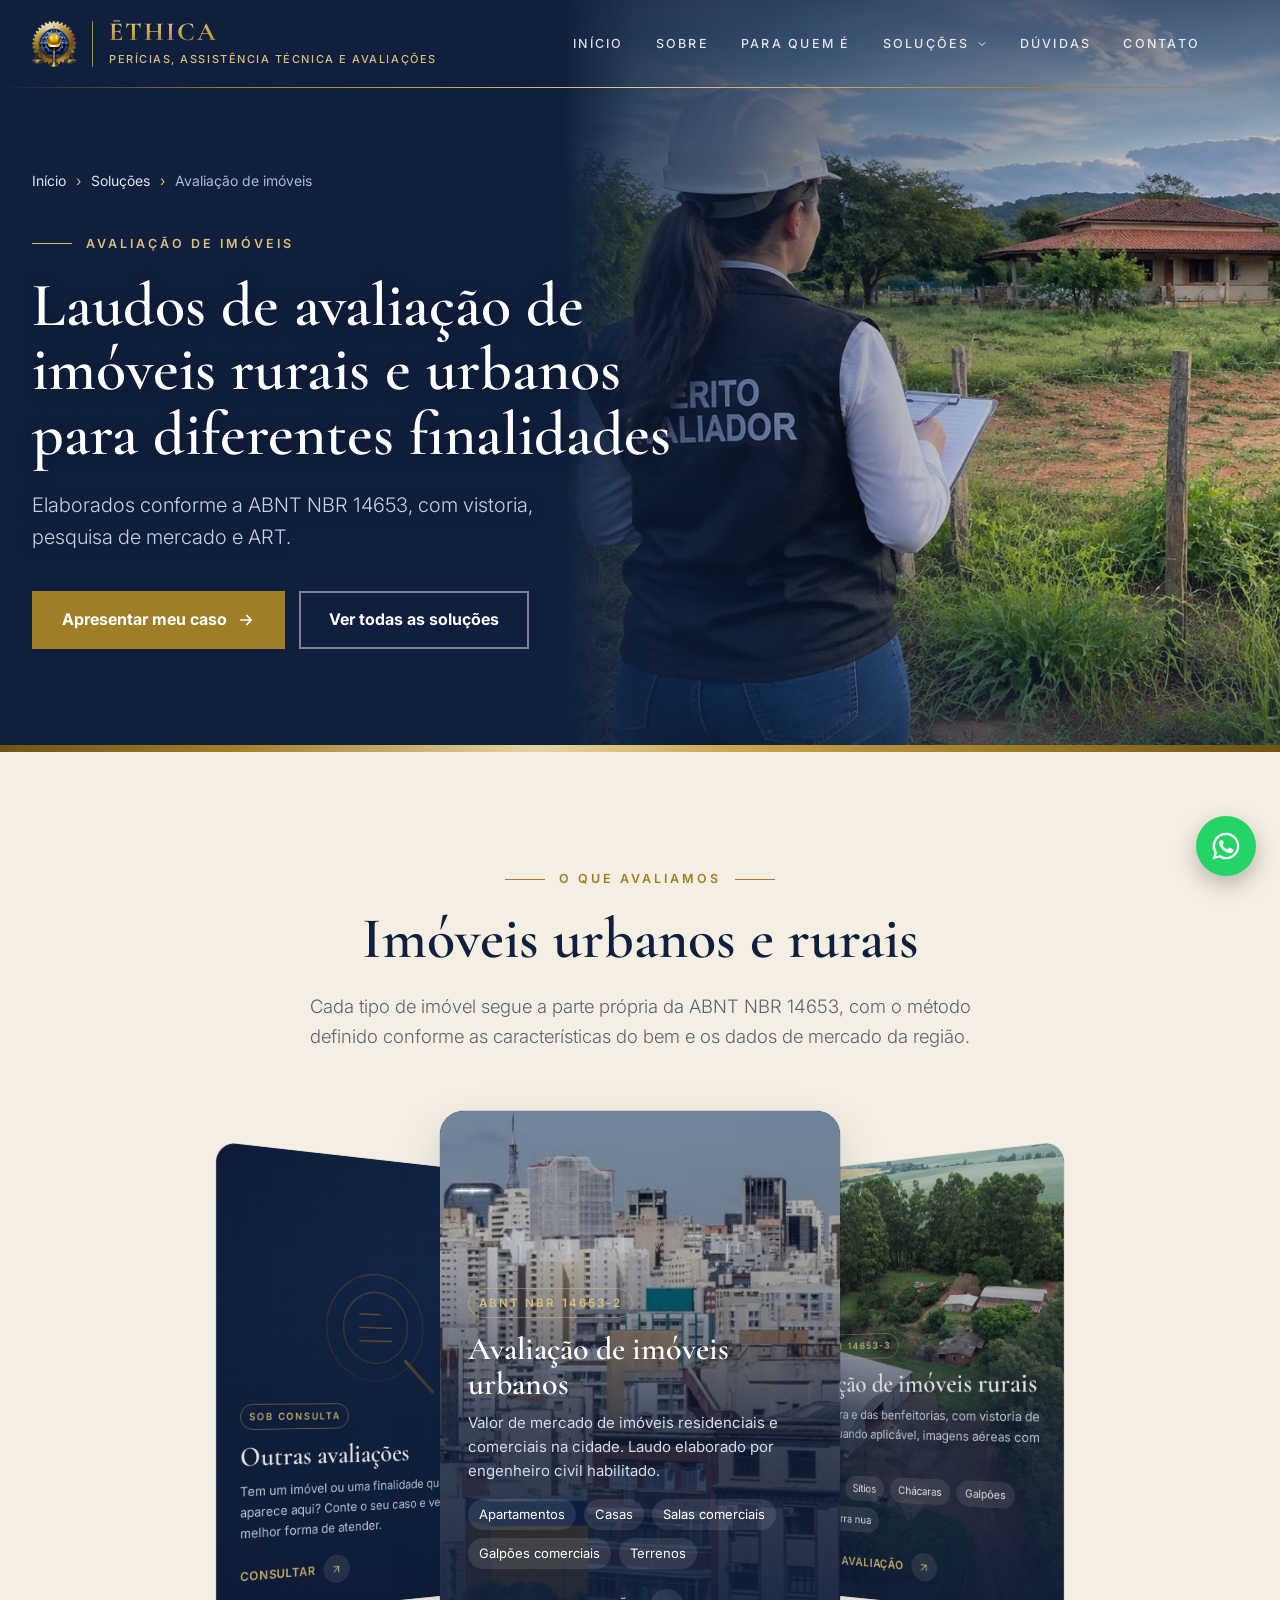
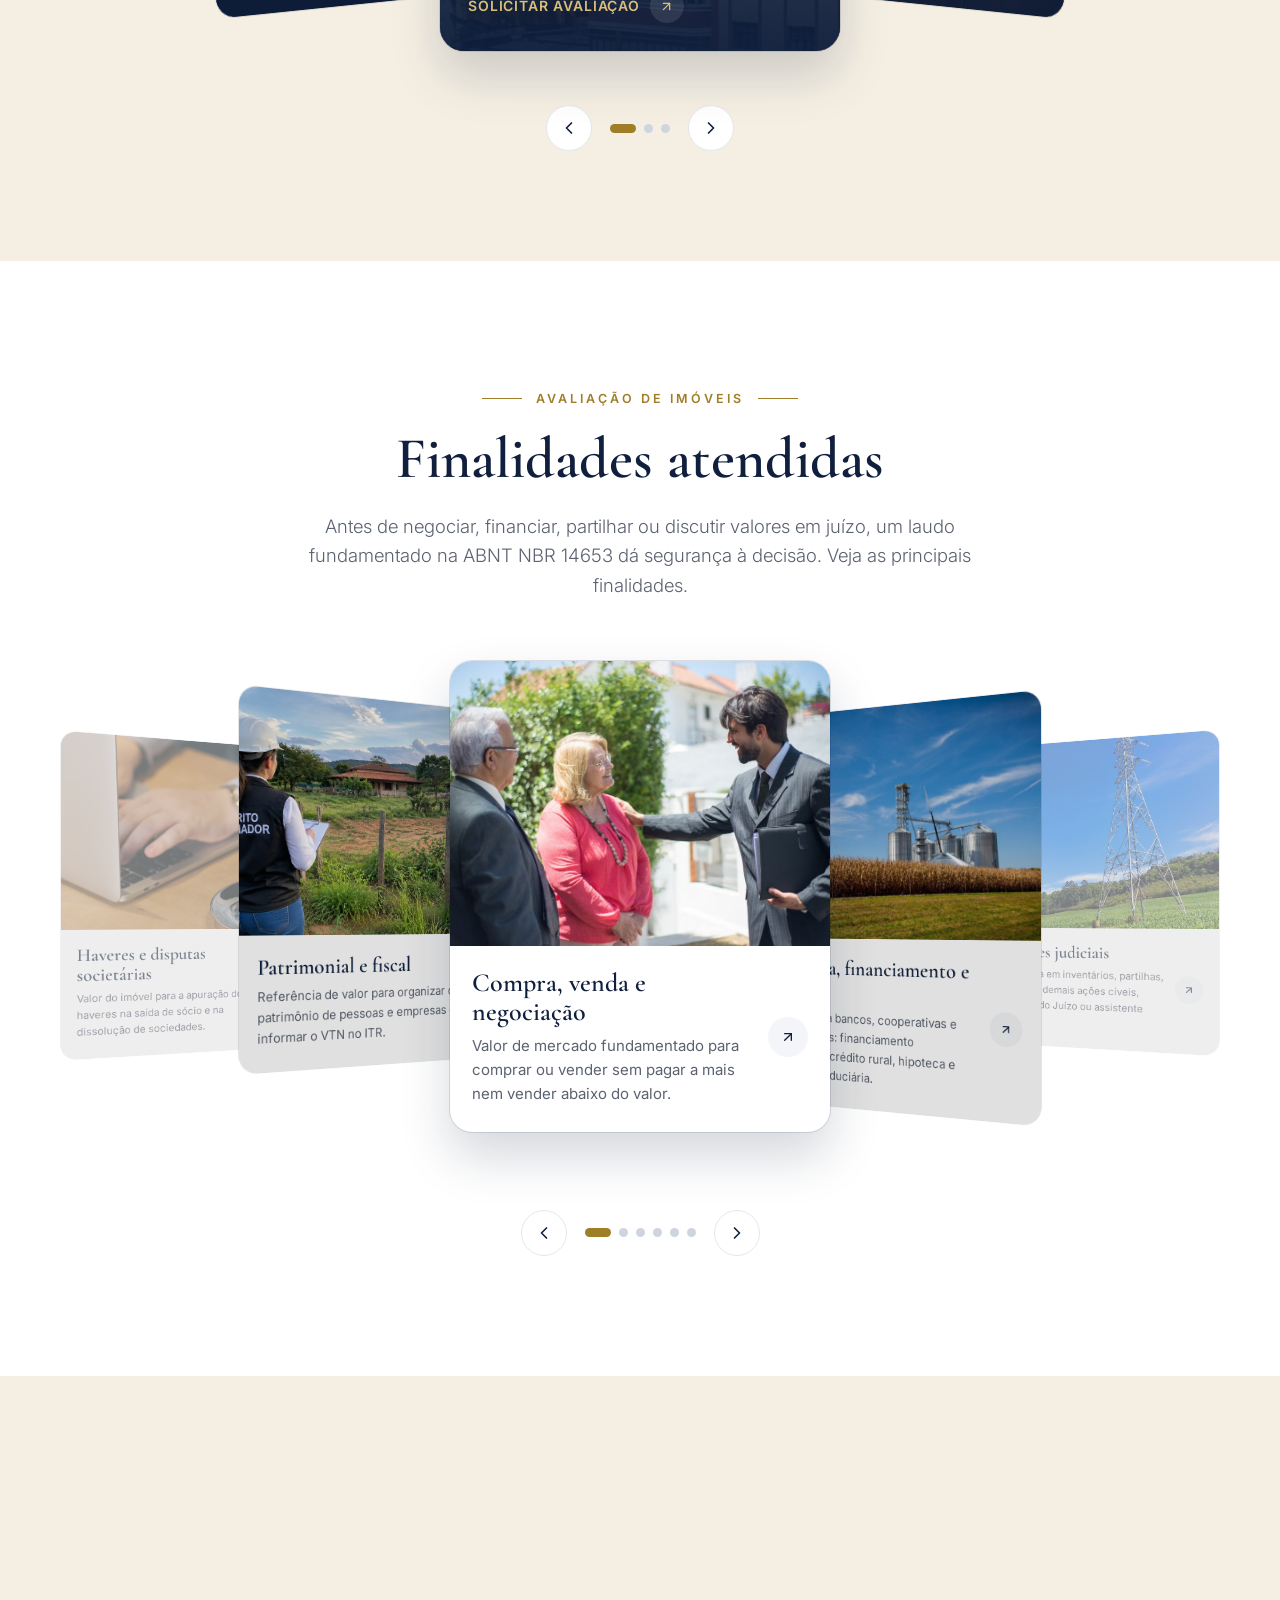
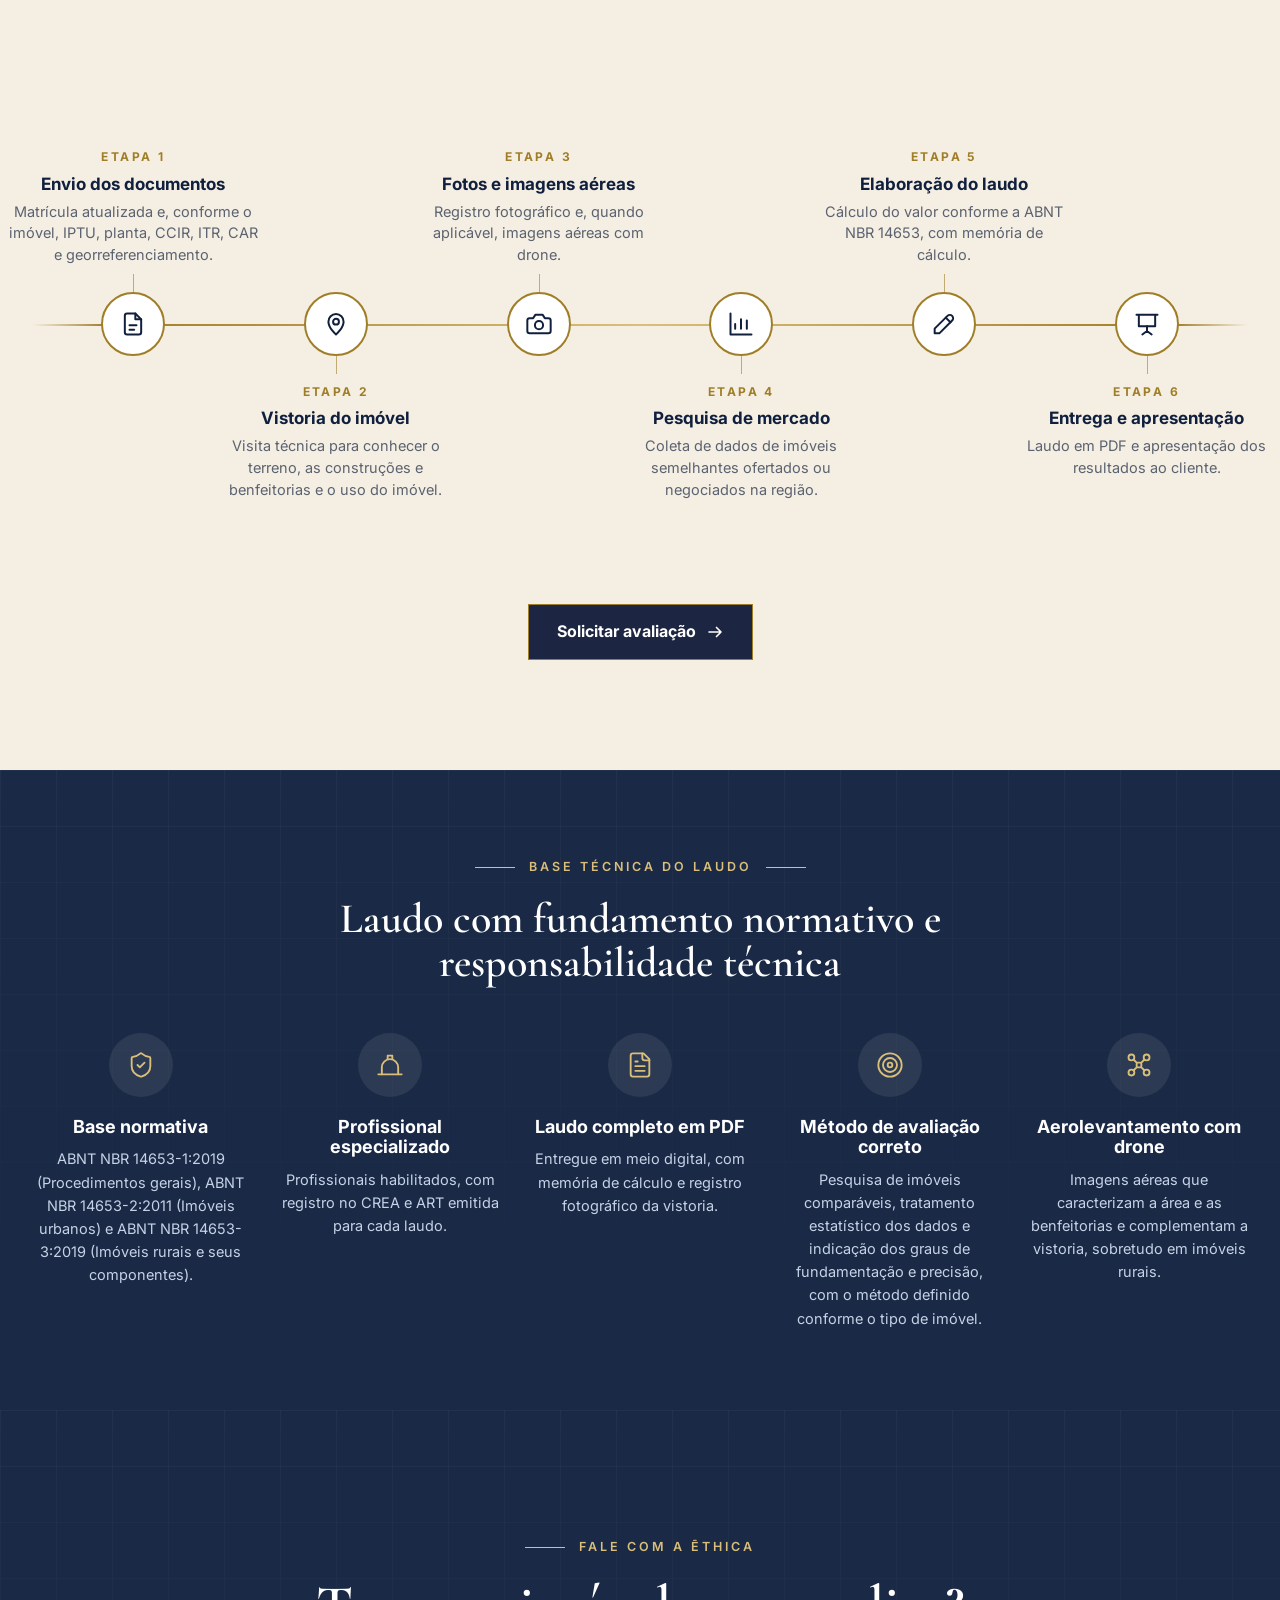
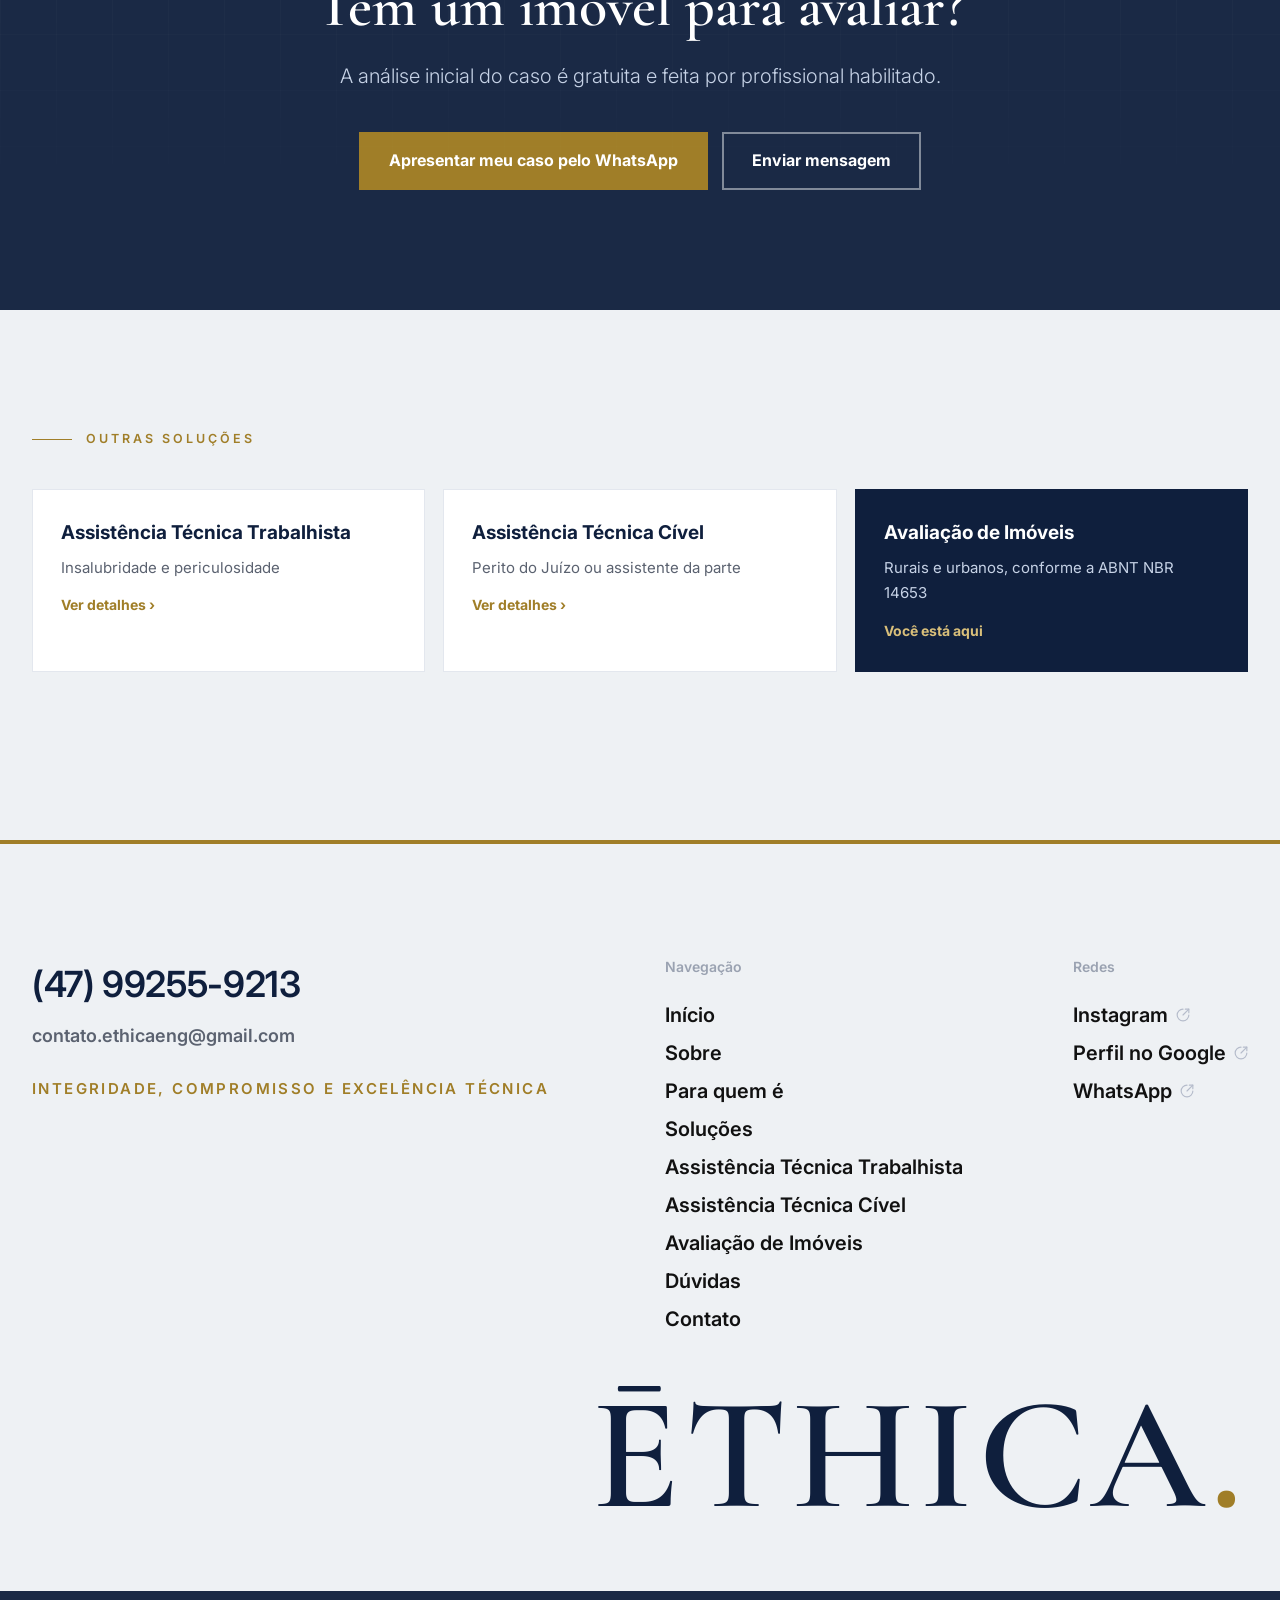
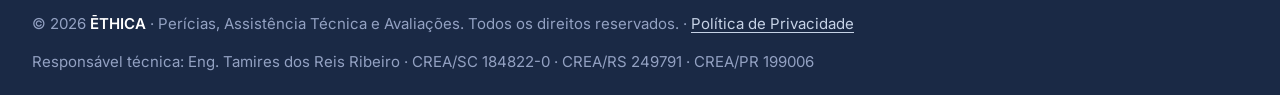
<file: avaliacao-imoveis.html>
<!DOCTYPE html>
<html lang="pt-BR">
<head>
<meta charset="UTF-8">
<meta name="viewport" content="width=device-width, initial-scale=1">
<title>Avaliação de Imóveis Rurais e Urbanos · ĒTHICA</title>
<meta name="description" content="Laudos de avaliação de imóveis rurais e urbanos conforme a ABNT NBR 14653: compra e venda, crédito e financiamento, inventário, partilha, haveres de sócio, desapropriação, servidão e âmbito fiscal.">
<link rel="canonical" href="https://www.ethicaeng.com.br/avaliacao-imoveis">
<link rel="icon" type="image/png" href="img/favicon.png">
<link rel="apple-touch-icon" href="img/apple-touch-icon.png">
<meta name="theme-color" content="#0f1f3d">
<meta property="og:type" content="website">
<meta property="og:title" content="Avaliação de Imóveis Rurais e Urbanos · ĒTHICA">
<meta property="og:description" content="Perícia judicial, assistência técnica trabalhista e cível e avaliação de imóveis rurais e urbanos. Integridade, Compromisso e Excelência Técnica.">
<meta property="og:url" content="https://www.ethicaeng.com.br/avaliacao-imoveis">
<meta property="og:image" content="https://www.ethicaeng.com.br/img/foto_9710.jpg">
<meta property="og:locale" content="pt_BR">
<link rel="preconnect" href="https://fonts.googleapis.com">
<link rel="preconnect" href="https://fonts.gstatic.com" crossorigin>
<link href="https://fonts.googleapis.com/css2?family=Cormorant+Garamond:wght@500;600;700&family=Inter:wght@300;400;500;600;700&display=swap" rel="stylesheet">
<link rel="stylesheet" href="css/estilo.css">
</head>
<body>

<header id="topo">
  <div class="container cab">
    <a href="index.html#inicio" class="marca" aria-label="ĒTHICA, ir para o início">
      <img src="img/logo-simbolo.png" alt="" width="46" height="48"><i class="fio" aria-hidden="true"></i><span><b>ĒTHICA</b><small>Perícias, Assistência Técnica e Avaliações</small></span>
    </a>
    <nav class="menu-wrap" aria-label="Menu principal">
      <ul class="menu">
        <li><a href="index.html#inicio">Início</a></li>
        <li><a href="index.html#sobre">Sobre</a></li>
        <li><a href="index.html#para-quem">Para quem é</a></li>
        <li class="tem-sub"><button type="button" aria-expanded="false">Soluções <svg viewBox="0 0 24 24" fill="none" stroke="currentColor" stroke-width="2" stroke-linecap="round" stroke-linejoin="round"><path d="M6 9l6 6 6-6"/></svg></button>
          <ul class="submenu">
            <li><a href="trabalhista.html"><b>Assistência Técnica Trabalhista</b><span>Insalubridade e periculosidade</span></a></li>
            <li><a href="civel.html"><b>Assistência Técnica Cível</b><span>Perito do Juízo ou assistente da parte</span></a></li>
            <li><a href="avaliacao-imoveis.html"><b>Avaliação de Imóveis</b><span>Rurais e urbanos, conforme a ABNT NBR 14653</span></a></li>
          </ul>
        </li>
        <li><a href="index.html#duvidas">Dúvidas</a></li>
        <li><a href="index.html#contato">Contato</a></li>
      </ul>
    </nav>
    <div class="cab-dir">
      <button class="hamb" type="button" aria-label="Abrir menu" aria-expanded="false" aria-controls="gaveta"><span></span><span></span></button>
    </div>
  </div>
  <div class="gaveta" id="gaveta">
    <a href="index.html#inicio">Início</a>
    <a href="index.html#sobre">Sobre</a>
    <a href="index.html#para-quem">Para quem é</a>
    <a href="index.html#servicos">Soluções</a>
    <a class="sub" href="trabalhista.html">Assistência Técnica Trabalhista</a>
    <a class="sub" href="civel.html">Assistência Técnica Cível</a>
    <a class="sub" href="avaliacao-imoveis.html">Avaliação de Imóveis</a>
    <a href="index.html#duvidas">Dúvidas</a>
    <a href="index.html#contato">Contato</a>
  </div>
</header>

<main>
<section class="pagina-topo bg-marinho com-foto">
  <div class="topo-foto"><img src="img/servicos/rural-topo.jpg" alt="Vistoria técnica para avaliação de imóvel" style="object-position:0% 50%" fetchpriority="high"></div>
  <div class="container">
    <nav class="trilha" aria-label="Você está em"><a href="index.html">Início</a><span>›</span><a href="index.html#servicos">Soluções</a><span>›</span>Avaliação de imóveis</nav>
    <span class="etq">Avaliação de imóveis</span>
    <h1>Laudos de avaliação de imóveis rurais e urbanos para diferentes finalidades</h1>
    <p class="intro">Elaborados conforme a ABNT NBR 14653, com vistoria, pesquisa de mercado e ART.</p>
    <div class="acoes">
      <a class="btn btn-ouro" href="https://wa.me/5547992559213?text=Ol%C3%A1%2C%20vim%20do%20site%20%C4%92THICA%20e%20preciso%20de%20uma%20avalia%C3%A7%C3%A3o%20de%20im%C3%B3vel.%20Pode%20me%20ajudar%3F" target="_blank" rel="noopener">Apresentar meu caso <svg viewBox="0 0 24 24" fill="none" stroke="currentColor" stroke-width="2.2" stroke-linecap="round" stroke-linejoin="round"><path d="M5 12h14M13 6l6 6-6 6"/></svg></a>
      <a class="btn btn-contorno" href="index.html#servicos">Ver todas as soluções</a>
    </div>
  </div>
</section>
<div class="faixa"></div>


<!-- ===== Tipos de avaliação (coverflow) =====
     Para incluir uma nova avaliação no futuro, copie um bloco <a class="cf-item cft-item"> e troque imagem, título, texto e itens. -->
<section class="tipos-imoveis tipos-cf bg-bege" id="tipos">
  <div class="container">
    <div class="sol-topo">
      <span class="etq revela">O que avaliamos</span>
      <h2 class="titulo revela">Imóveis urbanos e rurais</h2>
      <p class="intro revela">Cada tipo de imóvel segue a parte própria da ABNT NBR 14653, com o método definido conforme as características do bem e os dados de mercado da região.</p>
    </div>
    <div class="cf revela" role="region" aria-roledescription="carrossel" aria-label="Tipos de avaliação">
      <div class="cf-palco" tabindex="0">
        <a class="cf-item cft-item" href="https://wa.me/5547992559213?text=Ol%C3%A1%2C%20vim%20do%20site%20%C4%92THICA%20e%20preciso%20de%20uma%20avalia%C3%A7%C3%A3o%20de%20im%C3%B3vel%20urbano.%20Pode%20me%20ajudar%3F" target="_blank" rel="noopener">
          <div class="cft-midia"><img src="img/avaliacoes/urbano.jpg" alt="Prédios residenciais e comerciais em área urbana" loading="lazy"></div>
          <div class="cft-corpo"><span class="cft-norma">ABNT NBR 14653-2</span><h3>Avaliação de imóveis urbanos</h3><p>Valor de mercado de imóveis residenciais e comerciais na cidade. Laudo elaborado por engenheiro civil habilitado.</p><ul class="cft-tags"><li>Apartamentos</li><li>Casas</li><li>Salas comerciais</li><li>Galpões comerciais</li><li>Terrenos</li></ul><span class="cft-acao">Solicitar avaliação<i><svg viewBox="0 0 24 24" fill="none" stroke="currentColor" stroke-width="2" stroke-linecap="round" stroke-linejoin="round" aria-hidden="true"><path d="M7 7h10v10"/><path d="M7 17 17 7"/></svg></i></span></div>
        </a>
        <a class="cf-item cft-item" href="https://wa.me/5547992559213?text=Ol%C3%A1%2C%20vim%20do%20site%20%C4%92THICA%20e%20preciso%20de%20uma%20avalia%C3%A7%C3%A3o%20de%20im%C3%B3vel%20rural.%20Pode%20me%20ajudar%3F" target="_blank" rel="noopener">
          <div class="cft-midia"><img src="img/avaliacoes/rural-propriedade.jpg" alt="Vista aérea de propriedade rural com galpão, casa sede, árvores e lavoura" loading="lazy" style="object-position:42% 50%"></div>
          <div class="cft-corpo"><span class="cft-norma">ABNT NBR 14653-3</span><h3>Avaliação de imóveis rurais</h3><p>Valor da terra e das benfeitorias, com vistoria de campo e, quando aplicável, imagens aéreas com drone.</p><ul class="cft-tags"><li>Fazendas</li><li>Sítios</li><li>Chácaras</li><li>Galpões</li><li>Áreas de terra nua</li></ul><span class="cft-acao">Solicitar avaliação<i><svg viewBox="0 0 24 24" fill="none" stroke="currentColor" stroke-width="2" stroke-linecap="round" stroke-linejoin="round" aria-hidden="true"><path d="M7 7h10v10"/><path d="M7 17 17 7"/></svg></i></span></div>
        </a>
        <a class="cf-item cft-item" href="https://wa.me/5547992559213?text=Ol%C3%A1%2C%20vim%20do%20site%20%C4%92THICA%20e%20preciso%20de%20uma%20avalia%C3%A7%C3%A3o%20%28outro%20tipo%20de%20im%C3%B3vel%20ou%20finalidade%29.%20Pode%20me%20ajudar%3F" target="_blank" rel="noopener">
          <div class="cft-midia"><img src="img/ilustracoes/outras.svg" alt="Ilustração de lupa sobre documento" loading="lazy"></div>
          <div class="cft-corpo"><span class="cft-norma">Sob consulta</span><h3>Outras avaliações</h3><p>Tem um imóvel ou uma finalidade que não aparece aqui? Conte o seu caso e verificamos a melhor forma de atender.</p><span class="cft-acao">Consultar<i><svg viewBox="0 0 24 24" fill="none" stroke="currentColor" stroke-width="2" stroke-linecap="round" stroke-linejoin="round" aria-hidden="true"><path d="M7 7h10v10"/><path d="M7 17 17 7"/></svg></i></span></div>
        </a>
      </div>
      <div class="cf-ctrl">
        <button type="button" class="cf-ant" aria-label="Avaliação anterior"><svg viewBox="0 0 24 24" fill="none" stroke="currentColor" stroke-width="2" stroke-linecap="round" stroke-linejoin="round" aria-hidden="true"><path d="M15 18l-6-6 6-6"/></svg></button>
        <div class="cf-pontos" role="group" aria-label="Escolher tipo de avaliação"></div>
        <button type="button" class="cf-prox" aria-label="Próxima avaliação"><svg viewBox="0 0 24 24" fill="none" stroke="currentColor" stroke-width="2" stroke-linecap="round" stroke-linejoin="round" aria-hidden="true"><path d="M9 18l6-6-6-6"/></svg></button>
      </div>
    </div>
  </div>
</section>

<!-- ===== Finalidades da avaliação (coverflow) ===== -->
<section class="finalidades-rural fin-coverflow" id="finalidades">
  <div class="container">
    <div class="sol-topo">
      <span class="etq revela">Avaliação de imóveis</span>
      <h2 class="titulo revela">Finalidades atendidas</h2>
      <p class="intro revela">Antes de negociar, financiar, partilhar ou discutir valores em juízo, um laudo fundamentado na ABNT NBR 14653 dá segurança à decisão. Veja as principais finalidades.</p>
    </div>
    <div class="cf revela" role="region" aria-roledescription="carrossel" aria-label="Finalidades atendidas">
      <div class="cf-palco" tabindex="0">
        <a class="cf-item" href="https://wa.me/5547992559213?text=Ol%C3%A1%2C%20vim%20do%20site%20%C4%92THICA%20e%20preciso%20de%20uma%20avalia%C3%A7%C3%A3o%20de%20im%C3%B3vel%20para%20compra%2C%20venda%20ou%20negocia%C3%A7%C3%A3o.%20Pode%20me%20ajudar%3F" target="_blank" rel="noopener">
          <div class="cf-img"><img src="img/publicos/proprietarios.jpg" alt="Profissional conversando com casal de proprietários em frente a um imóvel" loading="lazy" style="object-position:60% 40%"></div>
          <div class="cf-corpo"><div><h3>Compra, venda e negociação</h3><p>Valor de mercado fundamentado para comprar ou vender sem pagar a mais nem vender abaixo do valor.</p></div><span class="cf-seta"><svg viewBox="0 0 24 24" fill="none" stroke="currentColor" stroke-width="2" stroke-linecap="round" stroke-linejoin="round" aria-hidden="true"><path d="M7 7h10v10"/><path d="M7 17 17 7"/></svg></span></div>
        </a>
        <a class="cf-item" href="https://wa.me/5547992559213?text=Ol%C3%A1%2C%20vim%20do%20site%20%C4%92THICA%20e%20preciso%20de%20uma%20avalia%C3%A7%C3%A3o%20de%20im%C3%B3vel%20para%20garantia%2C%20financiamento%20ou%20seguro.%20Pode%20me%20ajudar%3F" target="_blank" rel="noopener">
          <div class="cf-img"><img src="img/abertura/13-silos-metalicos-esp.jpg" alt="Silos e estruturas de armazenagem em propriedade rural" loading="lazy" style="object-position:50% 50%"></div>
          <div class="cf-corpo"><div><h3>Garantia, financiamento e seguros</h3><p>Laudos para bancos, cooperativas e seguradoras: financiamento imobiliário, crédito rural, hipoteca e alienação fiduciária.</p></div><span class="cf-seta"><svg viewBox="0 0 24 24" fill="none" stroke="currentColor" stroke-width="2" stroke-linecap="round" stroke-linejoin="round" aria-hidden="true"><path d="M7 7h10v10"/><path d="M7 17 17 7"/></svg></span></div>
        </a>
        <a class="cf-item" href="https://wa.me/5547992559213?text=Ol%C3%A1%2C%20vim%20do%20site%20%C4%92THICA%20e%20preciso%20de%20uma%20avalia%C3%A7%C3%A3o%20de%20im%C3%B3vel%20para%20processo%20judicial.%20Pode%20me%20ajudar%3F" target="_blank" rel="noopener">
          <div class="cf-img"><img src="img/servicos/civel-capa.jpg" alt="Advogados e cliente analisando documentos" loading="lazy" style="object-position:50% 50%"></div>
          <div class="cf-corpo"><div><h3>Avaliações judiciais</h3><p>Prova técnica em inventários, partilhas, execuções e demais ações cíveis, como perito do Juízo ou assistente técnico.</p></div><span class="cf-seta"><svg viewBox="0 0 24 24" fill="none" stroke="currentColor" stroke-width="2" stroke-linecap="round" stroke-linejoin="round" aria-hidden="true"><path d="M7 7h10v10"/><path d="M7 17 17 7"/></svg></span></div>
        </a>
        <a class="cf-item" href="https://wa.me/5547992559213?text=Ol%C3%A1%2C%20vim%20do%20site%20%C4%92THICA%20e%20preciso%20de%20uma%20avalia%C3%A7%C3%A3o%20de%20im%C3%B3vel%20para%20desapropria%C3%A7%C3%A3o%2C%20servid%C3%A3o%20ou%20indeniza%C3%A7%C3%A3o.%20Pode%20me%20ajudar%3F" target="_blank" rel="noopener">
          <div class="cf-img"><img src="img/abertura/02-torre-lavoura.jpg" alt="Torre de linha de transmissão em área de lavoura" loading="lazy" style="object-position:70% 50%"></div>
          <div class="cf-corpo"><div><h3>Desapropriações, servidões e indenizações</h3><p>Justa indenização em desapropriações e faixas de servidão, considerando a área remanescente e os danos ao imóvel.</p></div><span class="cf-seta"><svg viewBox="0 0 24 24" fill="none" stroke="currentColor" stroke-width="2" stroke-linecap="round" stroke-linejoin="round" aria-hidden="true"><path d="M7 7h10v10"/><path d="M7 17 17 7"/></svg></span></div>
        </a>
        <a class="cf-item" href="https://wa.me/5547992559213?text=Ol%C3%A1%2C%20vim%20do%20site%20%C4%92THICA%20e%20preciso%20de%20uma%20avalia%C3%A7%C3%A3o%20de%20im%C3%B3vel%20para%20apura%C3%A7%C3%A3o%20de%20haveres%20ou%20disputa%20societ%C3%A1ria.%20Pode%20me%20ajudar%3F" target="_blank" rel="noopener">
          <div class="cf-img"><img src="img/abertura/03-mesa-larga.jpg" alt="Mesa de trabalho com documentos técnicos" loading="lazy" style="object-position:60% 50%"></div>
          <div class="cf-corpo"><div><h3>Haveres e disputas societárias</h3><p>Valor do imóvel para a apuração de haveres na saída de sócio e na dissolução de sociedades.</p></div><span class="cf-seta"><svg viewBox="0 0 24 24" fill="none" stroke="currentColor" stroke-width="2" stroke-linecap="round" stroke-linejoin="round" aria-hidden="true"><path d="M7 7h10v10"/><path d="M7 17 17 7"/></svg></span></div>
        </a>
        <a class="cf-item" href="https://wa.me/5547992559213?text=Ol%C3%A1%2C%20vim%20do%20site%20%C4%92THICA%20e%20preciso%20de%20uma%20avalia%C3%A7%C3%A3o%20de%20im%C3%B3vel%20para%20fins%20patrimoniais%20ou%20fiscais.%20Pode%20me%20ajudar%3F" target="_blank" rel="noopener">
          <div class="cf-img"><img src="img/servicos/rural-capa.jpg" alt="Vistoria técnica em imóvel" loading="lazy" style="object-position:50% 50%"></div>
          <div class="cf-corpo"><div><h3>Patrimonial e fiscal</h3><p>Referência de valor para organizar o patrimônio de pessoas e empresas e informar o VTN no ITR.</p></div><span class="cf-seta"><svg viewBox="0 0 24 24" fill="none" stroke="currentColor" stroke-width="2" stroke-linecap="round" stroke-linejoin="round" aria-hidden="true"><path d="M7 7h10v10"/><path d="M7 17 17 7"/></svg></span></div>
        </a>
      </div>
      <div class="cf-ctrl">
        <button type="button" class="cf-ant" aria-label="Finalidade anterior"><svg viewBox="0 0 24 24" fill="none" stroke="currentColor" stroke-width="2" stroke-linecap="round" stroke-linejoin="round" aria-hidden="true"><path d="M15 18l-6-6 6-6"/></svg></button>
        <div class="cf-pontos" role="group" aria-label="Escolher finalidade"></div>
        <button type="button" class="cf-prox" aria-label="Próxima finalidade"><svg viewBox="0 0 24 24" fill="none" stroke="currentColor" stroke-width="2" stroke-linecap="round" stroke-linejoin="round" aria-hidden="true"><path d="M9 18l6-6-6-6"/></svg></button>
      </div>
    </div>
  </div>
</section>

<!-- ===== Como funciona (linha do tempo) ===== -->
<section class="bg-bege linha-tempo" id="como-funciona">
  <div class="container">
    <div style="text-align:center">
      <span class="etq revela">Como funciona</span>
      <h2 class="titulo menor revela" style="margin-left:auto;margin-right:auto">Dos documentos do imóvel à entrega do laudo, em seis etapas.</h2>
    </div>
    <ol class="tl seis">
      <li class="et revela">
        <div class="et-texto"><span class="et-num">Etapa 1</span><h3>Envio dos documentos</h3><p>Matrícula atualizada e, conforme o imóvel, IPTU, planta, CCIR, ITR, CAR e georreferenciamento.</p></div>
        <div class="et-ic"><svg viewBox="0 0 24 24" fill="none" stroke="currentColor" stroke-width="1.7" stroke-linecap="round" stroke-linejoin="round"><path d="M14 3H7a2 2 0 00-2 2v14a2 2 0 002 2h10a2 2 0 002-2V8z"/><path d="M14 3v5h5"/><path d="M9 13h6M9 17h4"/></svg></div>
      </li>
      <li class="et revela">
        <div class="et-texto"><span class="et-num">Etapa 2</span><h3>Vistoria do imóvel</h3><p>Visita técnica para conhecer o terreno, as construções e benfeitorias e o uso do imóvel.</p></div>
        <div class="et-ic"><svg viewBox="0 0 24 24" fill="none" stroke="currentColor" stroke-width="1.7" stroke-linecap="round" stroke-linejoin="round"><path d="M12 21s-6.5-5.6-6.5-11A6.5 6.5 0 0112 3.5 6.5 6.5 0 0118.5 10c0 5.4-6.5 11-6.5 11z"/><circle cx="12" cy="10" r="2.5"/></svg></div>
      </li>
      <li class="et revela">
        <div class="et-texto"><span class="et-num">Etapa 3</span><h3>Fotos e imagens aéreas</h3><p>Registro fotográfico e, quando aplicável, imagens aéreas com drone.</p></div>
        <div class="et-ic"><svg viewBox="0 0 24 24" fill="none" stroke="currentColor" stroke-width="1.7" stroke-linecap="round" stroke-linejoin="round"><path d="M22 18a2 2 0 01-2 2H4a2 2 0 01-2-2V9a2 2 0 012-2h3l2-3h6l2 3h3a2 2 0 012 2z"/><circle cx="12" cy="13" r="3.5"/></svg></div>
      </li>
      <li class="et revela">
        <div class="et-texto"><span class="et-num">Etapa 4</span><h3>Pesquisa de mercado</h3><p>Coleta de dados de imóveis semelhantes ofertados ou negociados na região.</p></div>
        <div class="et-ic"><svg viewBox="0 0 24 24" fill="none" stroke="currentColor" stroke-width="1.7" stroke-linecap="round" stroke-linejoin="round"><path d="M3 3v18h18"/><path d="M7 16v-4M12 16V8M17 16v-7"/></svg></div>
      </li>
      <li class="et revela">
        <div class="et-texto"><span class="et-num">Etapa 5</span><h3>Elaboração do laudo</h3><p>Cálculo do valor conforme a ABNT NBR 14653, com memória de cálculo.</p></div>
        <div class="et-ic"><svg viewBox="0 0 24 24" fill="none" stroke="currentColor" stroke-width="1.7" stroke-linecap="round" stroke-linejoin="round"><path d="M4 20h4L19 9a2.8 2.8 0 00-4-4L4 16z"/><path d="M13.5 6.5l4 4"/></svg></div>
      </li>
      <li class="et revela">
        <div class="et-texto"><span class="et-num">Etapa 6</span><h3>Entrega e apresentação</h3><p>Laudo em PDF e apresentação dos resultados ao cliente.</p></div>
        <div class="et-ic"><svg viewBox="0 0 24 24" fill="none" stroke="currentColor" stroke-width="1.7" stroke-linecap="round" stroke-linejoin="round"><path d="M3 4h18M5 4v10h14V4"/><path d="M12 14v4M8 21l4-3 4 3"/></svg></div>
      </li>
    </ol>
    <div class="ben-cta revela"><a class="btn btn-azul" href="index.html#contato">Solicitar avaliação <svg viewBox="0 0 24 24" fill="none" stroke="currentColor" stroke-width="2.2" stroke-linecap="round" stroke-linejoin="round"><path d="M4 12h16M14 6l6 6-6 6"/></svg></a></div>
  </div>
</section>

<!-- ===== Base técnica do laudo (azul-marinho) ===== -->
<section class="base-tecnica bg-marinho grade-fundo" id="base-tecnica">
  <div class="container">
    <div class="sol-topo">
      <span class="etq revela">Base técnica do laudo</span>
      <h2 class="titulo revela">Laudo com fundamento normativo e responsabilidade técnica</h2>
    </div>
    <div class="bt-grade cinco">
      <div class="bt-card revela">
        <div class="icone"><svg viewBox="0 0 24 24" fill="none" stroke="currentColor" stroke-width="1.6" stroke-linecap="round" stroke-linejoin="round" aria-hidden="true"><path d="M20 13c0 5-3.5 7.5-7.66 8.95a1 1 0 01-.67-.01C7.5 20.5 4 18 4 13V6a1 1 0 011-1c2 0 4.5-1.2 6.24-2.72a1.17 1.17 0 011.52 0C14.51 3.81 17 5 19 5a1 1 0 011 1z"/><path d="M9 12l2 2 4-4"/></svg></div>
        <h3>Base normativa</h3>
        <p>ABNT NBR 14653-1:2019 (Procedimentos gerais), ABNT NBR 14653-2:2011 (Imóveis urbanos) e ABNT NBR 14653-3:2019 (Imóveis rurais e seus componentes).</p>
      </div>
      <div class="bt-card revela">
        <div class="icone"><svg viewBox="0 0 24 24" fill="none" stroke="currentColor" stroke-width="1.6" stroke-linecap="round" stroke-linejoin="round" aria-hidden="true"><path d="M2 20h20"/><path d="M5 20v-6a7 7 0 0114 0v6"/><path d="M10 7V4h4v3"/></svg></div>
        <h3>Profissional especializado</h3>
        <p>Profissionais habilitados, com registro no CREA e ART emitida para cada laudo.</p>
      </div>
      <div class="bt-card revela">
        <div class="icone"><svg viewBox="0 0 24 24" fill="none" stroke="currentColor" stroke-width="1.6" stroke-linecap="round" stroke-linejoin="round" aria-hidden="true"><path d="M15 2H6a2 2 0 00-2 2v16a2 2 0 002 2h12a2 2 0 002-2V7z"/><path d="M14 2v4a2 2 0 002 2h4"/><path d="M10 9H8M16 13H8M16 17H8"/></svg></div>
        <h3>Laudo completo em PDF</h3>
        <p>Entregue em meio digital, com memória de cálculo e registro fotográfico da vistoria.</p>
      </div>
      <div class="bt-card revela">
        <div class="icone"><svg viewBox="0 0 24 24" fill="none" stroke="currentColor" stroke-width="1.6" stroke-linecap="round" stroke-linejoin="round" aria-hidden="true"><circle cx="12" cy="12" r="10"/><circle cx="12" cy="12" r="6"/><circle cx="12" cy="12" r="2"/></svg></div>
        <h3>Método de avaliação correto</h3>
        <p>Pesquisa de imóveis comparáveis, tratamento estatístico dos dados e indicação dos graus de fundamentação e precisão, com o método definido conforme o tipo de imóvel.</p>
      </div>
      <div class="bt-card revela">
        <div class="icone"><svg viewBox="0 0 24 24" fill="none" stroke="currentColor" stroke-width="1.6" stroke-linecap="round" stroke-linejoin="round" aria-hidden="true"><circle cx="5.5" cy="5.5" r="2.5"/><circle cx="18.5" cy="5.5" r="2.5"/><circle cx="5.5" cy="18.5" r="2.5"/><circle cx="18.5" cy="18.5" r="2.5"/><path d="M7.5 7.5l2.5 2.5M16.5 7.5L14 10M7.5 16.5l2.5-2.5M16.5 16.5L14 14"/><rect x="10" y="10" width="4" height="4" rx="1"/></svg></div>
        <h3>Aerolevantamento com drone</h3>
        <p>Imagens aéreas que caracterizam a área e as benfeitorias e complementam a vistoria, sobretudo em imóveis rurais.</p>
      </div>
    </div>
  </div>
</section>

<section class="final bg-marinho grade-fundo">
  <div class="container">
    <span class="etq revela">Fale com a ĒTHICA</span>
    <h2 class="titulo revela">Tem um imóvel para avaliar?</h2>
    <p class="intro revela">A análise inicial do caso é gratuita e feita por profissional habilitado.</p>
    <div class="acoes revela">
      <a class="btn btn-ouro" href="https://wa.me/5547992559213?text=Ol%C3%A1%2C%20vim%20do%20site%20%C4%92THICA%20e%20preciso%20de%20uma%20avalia%C3%A7%C3%A3o%20de%20im%C3%B3vel.%20Pode%20me%20ajudar%3F" target="_blank" rel="noopener">Apresentar meu caso pelo WhatsApp</a>
      <a class="btn btn-contorno" href="index.html#contato">Enviar mensagem</a>
    </div>
  </div>
</section>

<section class="bg-suave">
  <div class="container">
    <span class="etq revela">Outras soluções</span>
    <div class="outros"><a class="outro revela" href="trabalhista.html"><b>Assistência Técnica Trabalhista</b><span>Insalubridade e periculosidade</span><br><em>Ver detalhes ›</em></a><a class="outro revela" href="civel.html"><b>Assistência Técnica Cível</b><span>Perito do Juízo ou assistente da parte</span><br><em>Ver detalhes ›</em></a><a class="outro revela atual" href="avaliacao-imoveis.html"><b>Avaliação de Imóveis</b><span>Rurais e urbanos, conforme a ABNT NBR 14653</span><br><em>Você está aqui</em></a></div>
  </div>
</section>
</main>

<!-- ===== Rodapé ===== -->
<footer>
  <div class="container">
    <div class="rod-topo">
      <div class="rod-contato">
        <a class="tel" href="https://wa.me/5547992559213?text=Ol%C3%A1%2C%20vim%20do%20site%20%C4%92THICA%20e%20preciso%20de%20uma%20avalia%C3%A7%C3%A3o%20de%20im%C3%B3vel.%20Pode%20me%20ajudar%3F" target="_blank" rel="noopener">(47) 99255-9213</a>
        <a class="mail" href="mailto:contato.ethicaeng@gmail.com">contato.ethicaeng@gmail.com</a>
        <span class="lema">Integridade, Compromisso e Excelência Técnica</span>
      </div>
      <div class="rod-listas">
        <ul>
          <li class="t">Navegação</li>
          <li><a href="index.html#inicio">Início</a></li>
          <li><a href="index.html#sobre">Sobre</a></li>
          <li><a href="index.html#para-quem">Para quem é</a></li>
          <li><a href="index.html#servicos">Soluções</a></li>
          <li><a href="trabalhista.html">Assistência Técnica Trabalhista</a></li>
          <li><a href="civel.html">Assistência Técnica Cível</a></li>
          <li><a href="avaliacao-imoveis.html">Avaliação de Imóveis</a></li>
          <li><a href="index.html#duvidas">Dúvidas</a></li>
          <li><a href="index.html#contato">Contato</a></li>
        </ul>
        <ul>
          <li class="t">Redes</li>
          <li><a href="https://www.instagram.com/ethica.eng/" target="_blank" rel="noopener">Instagram <svg viewBox="0 0 24 24" fill="none" stroke="currentColor" stroke-width="2" stroke-linecap="round" stroke-linejoin="round"><path d="M22 12A10 10 0 1112 2"/><path d="M22 2L12 12"/><path d="M16 2h6v6"/></svg></a></li>
          <li><a href="https://share.google/rnCGGbjH79J0CGkZM" target="_blank" rel="noopener">Perfil no Google <svg viewBox="0 0 24 24" fill="none" stroke="currentColor" stroke-width="2" stroke-linecap="round" stroke-linejoin="round"><path d="M22 12A10 10 0 1112 2"/><path d="M22 2L12 12"/><path d="M16 2h6v6"/></svg></a></li>
          <li><a href="https://wa.me/5547992559213?text=Ol%C3%A1%2C%20vim%20do%20site%20%C4%92THICA%20e%20preciso%20de%20uma%20avalia%C3%A7%C3%A3o%20de%20im%C3%B3vel.%20Pode%20me%20ajudar%3F" target="_blank" rel="noopener">WhatsApp <svg viewBox="0 0 24 24" fill="none" stroke="currentColor" stroke-width="2" stroke-linecap="round" stroke-linejoin="round"><path d="M22 12A10 10 0 1112 2"/><path d="M22 2L12 12"/><path d="M16 2h6v6"/></svg></a></li>
        </ul>
      </div>
    </div>
    <div class="rod-gigante" aria-hidden="true">ĒTHICA<span>.</span></div>
  </div>
  <div class="rod-barra">
    <div class="container">
      <p>© <span id="ano">2026</span> <b>ĒTHICA</b> · Perícias, Assistência Técnica e Avaliações. Todos os direitos reservados. · <a href="privacidade.html">Política de Privacidade</a></p>
      <p>Responsável técnica: Eng. Tamires dos Reis Ribeiro · CREA/SC 184822-0 · CREA/RS 249791 · CREA/PR 199006</p>
    </div>
  </div>
</footer>
<a class="zap" href="https://wa.me/5547992559213?text=Ol%C3%A1%2C%20vim%20do%20site%20%C4%92THICA%20e%20preciso%20de%20uma%20avalia%C3%A7%C3%A3o%20de%20im%C3%B3vel.%20Pode%20me%20ajudar%3F" target="_blank" rel="noopener" aria-label="Conversar pelo WhatsApp">
  <svg viewBox="0 0 24 24"><path d="M12 2a10 10 0 00-8.6 15.1L2 22l5-1.3A10 10 0 1012 2zm0 18.2a8.2 8.2 0 01-4.2-1.2l-.3-.2-3 .8.8-2.9-.2-.3A8.2 8.2 0 1112 20.2zm4.5-6.1c-.2-.1-1.5-.7-1.7-.8s-.4-.1-.6.1-.7.8-.8 1-.3.2-.5.1a6.7 6.7 0 01-3.3-2.9c-.3-.4.2-.4.7-1.4a.5.5 0 000-.4l-.8-1.9c-.2-.5-.4-.4-.6-.4h-.5a1 1 0 00-.7.3 3 3 0 00-.9 2.2 5.2 5.2 0 001.1 2.7 11.8 11.8 0 004.5 4c1.7.7 2.3.8 3.2.6a2.7 2.7 0 001.8-1.2 2.2 2.2 0 00.2-1.2c-.1-.1-.3-.2-.6-.3z"/></svg><span>Fale pelo WhatsApp</span>
</a>

<script src="js/site.js"></script>
</body>
</html>
</file>
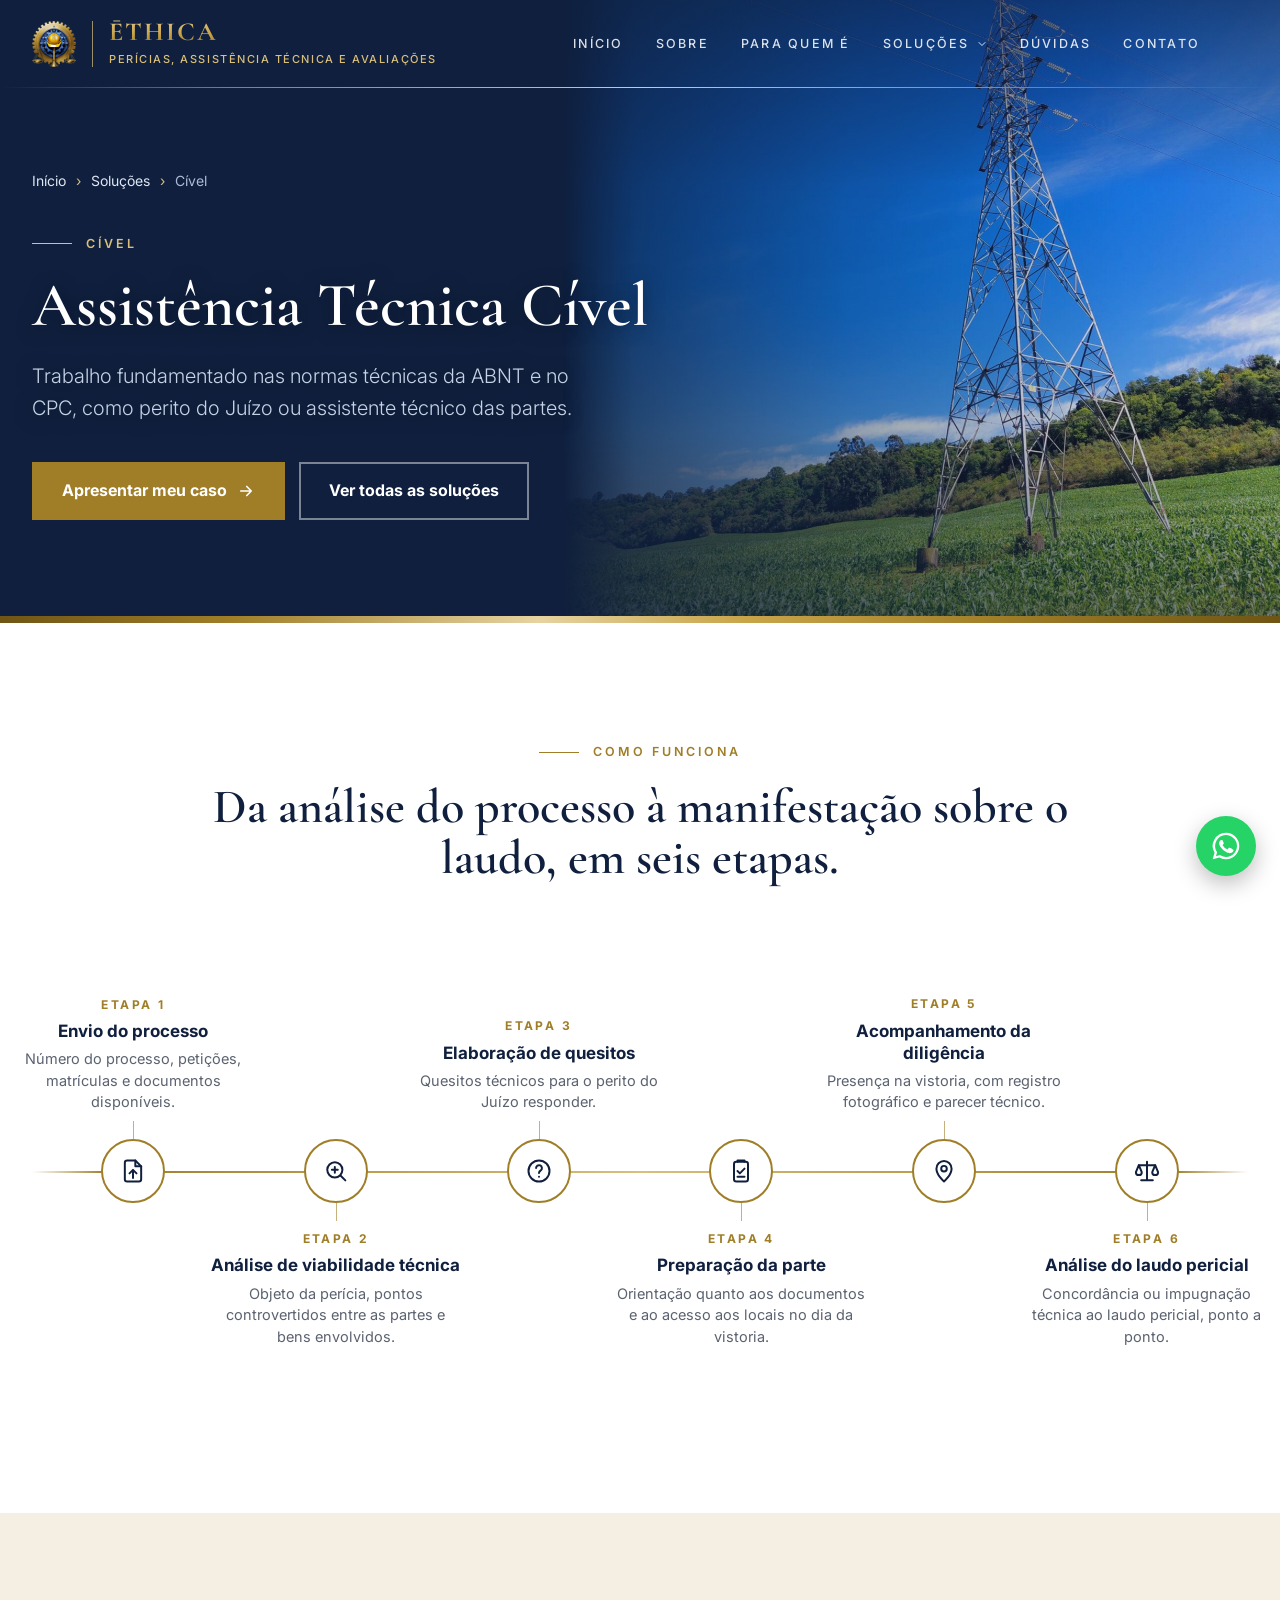
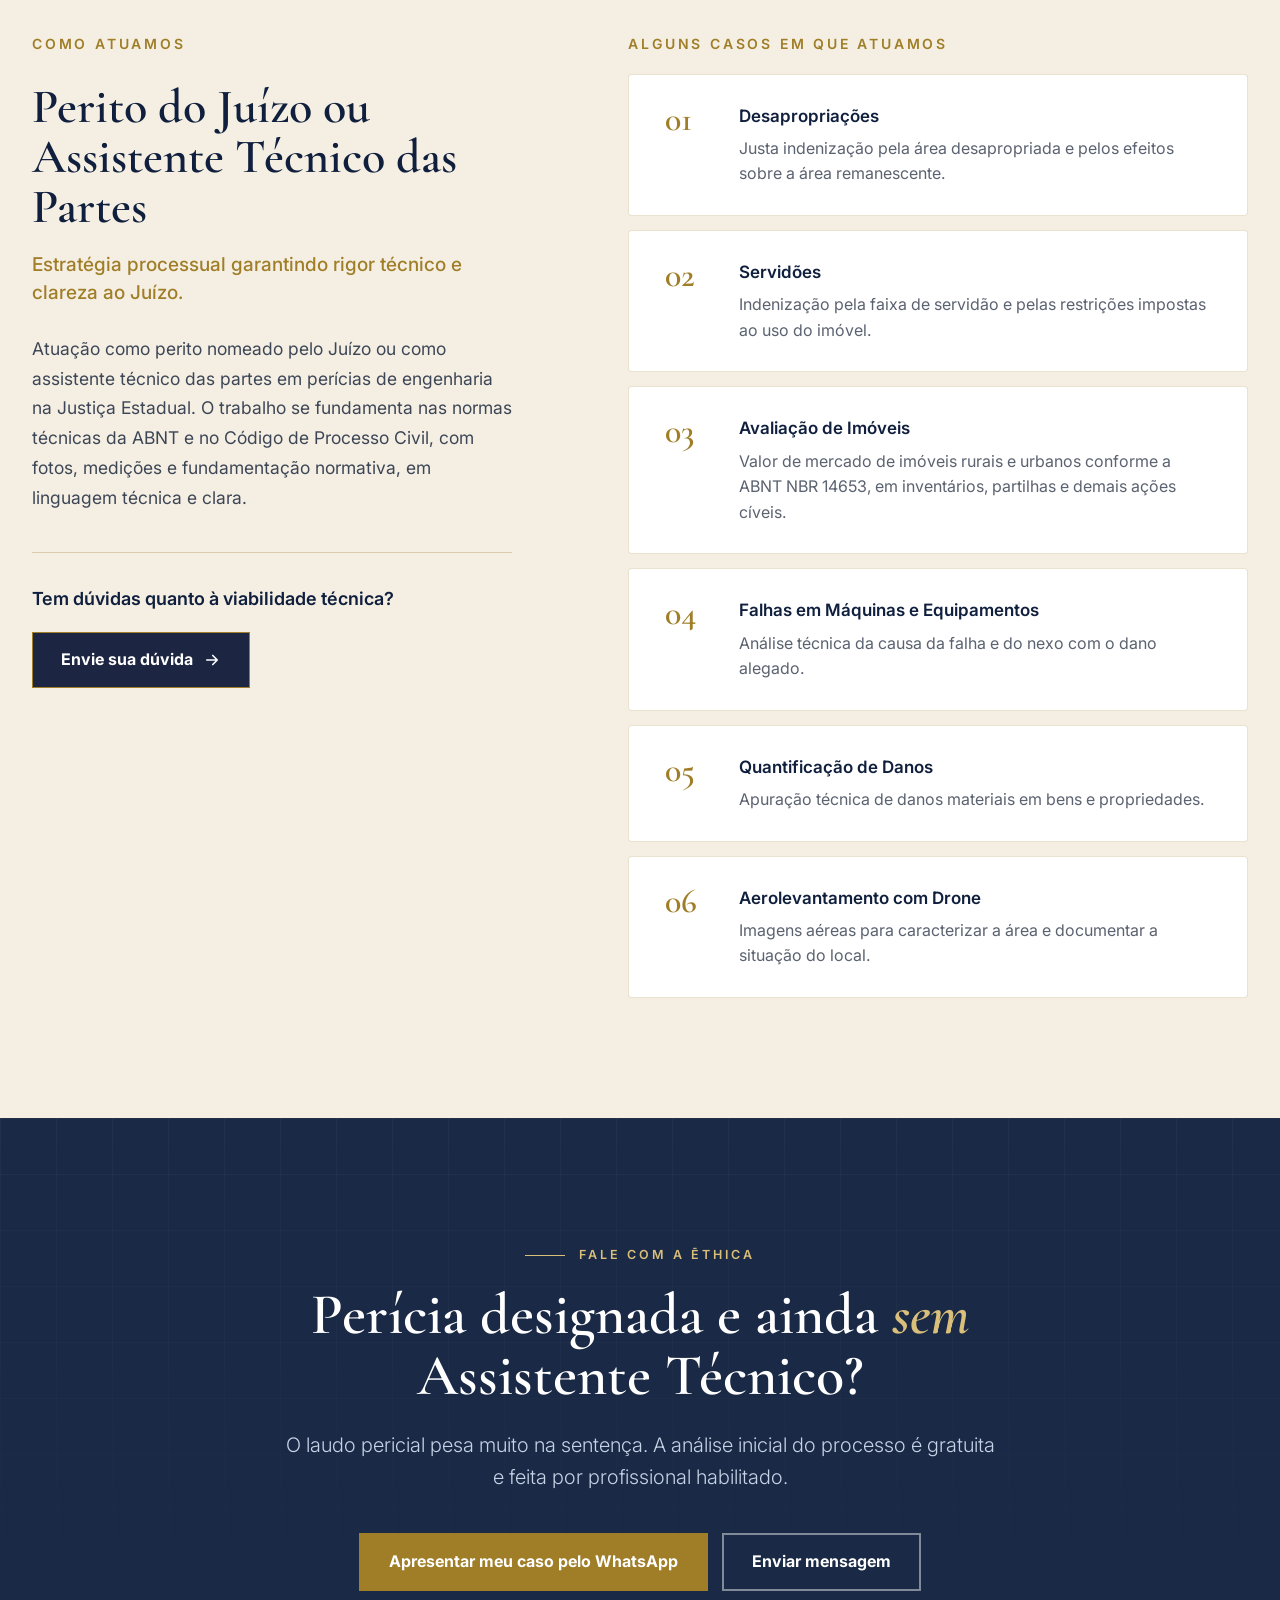
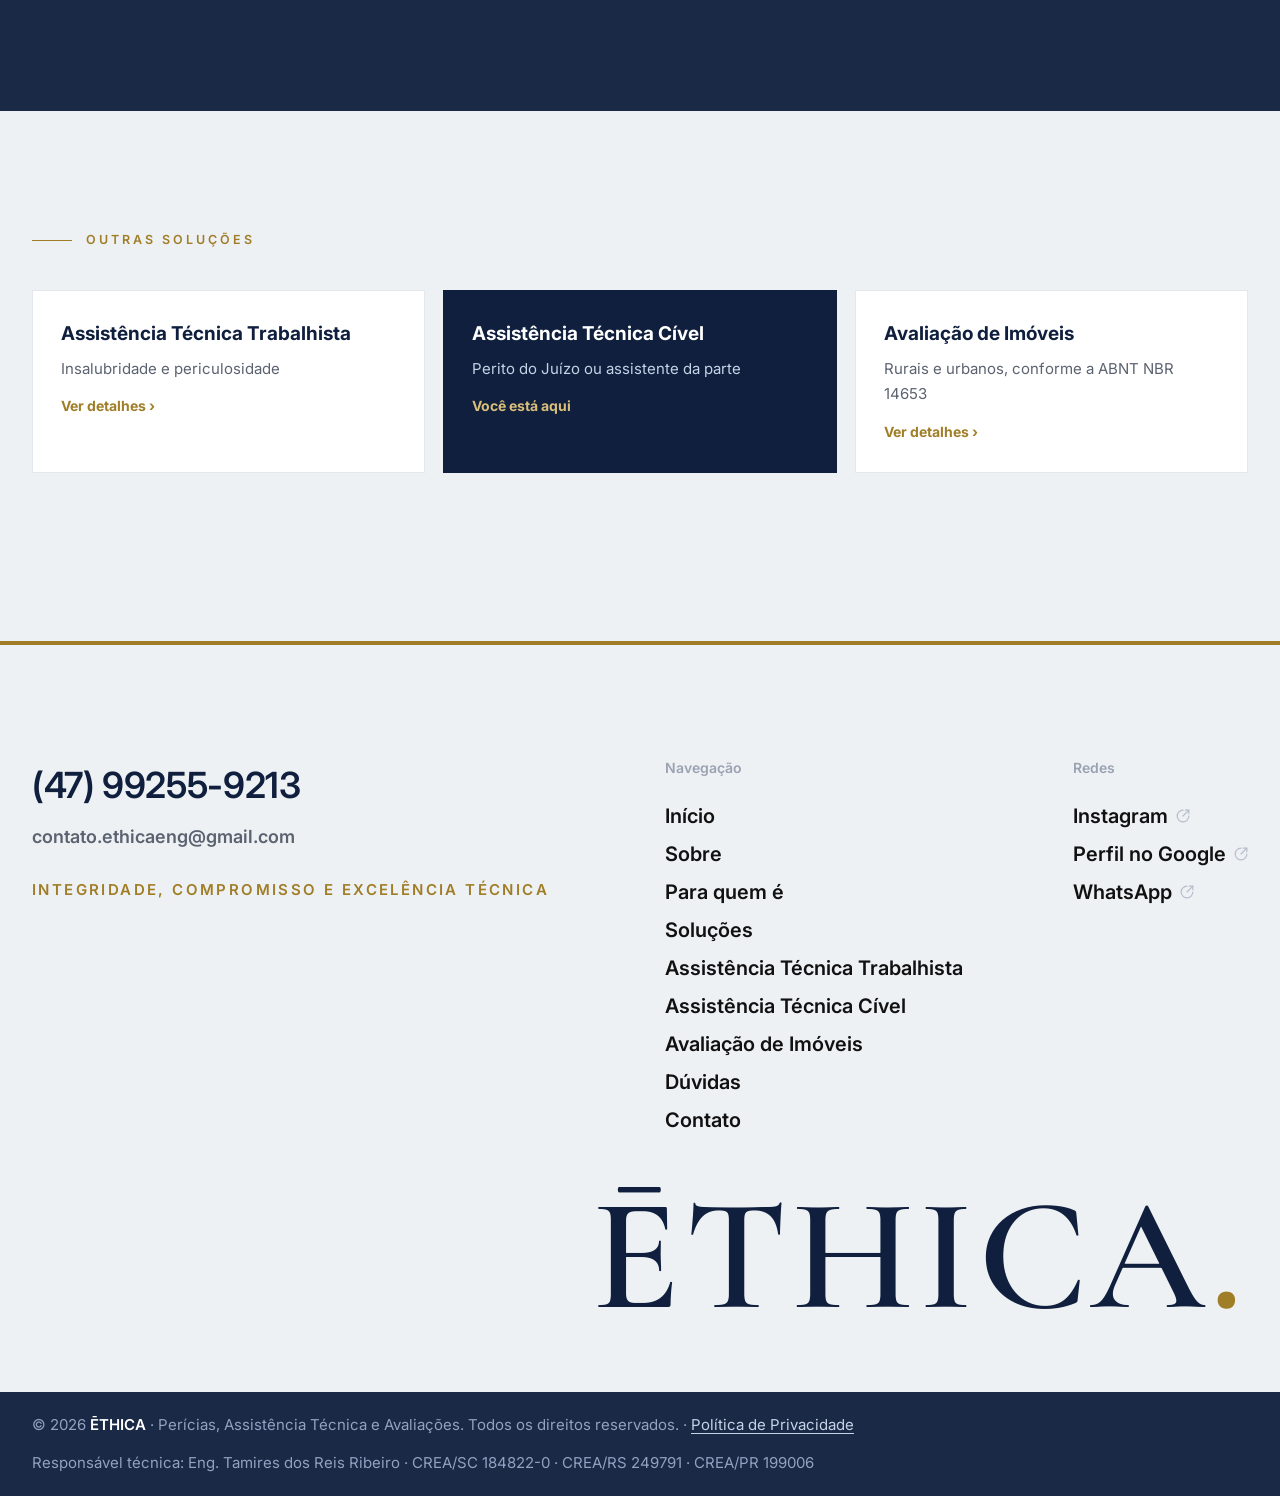
<file: civel.html>
<!DOCTYPE html>
<html lang="pt-BR">
<head>
<meta charset="UTF-8">
<meta name="viewport" content="width=device-width, initial-scale=1">
<title>Assistência Técnica Cível · ĒTHICA</title>
<meta name="description" content="Perícia judicial e assistência técnica cível em engenharia: quesitos, acompanhamento da diligência, parecer técnico, impugnação de laudo e quantificação de danos.">
<link rel="canonical" href="https://www.ethicaeng.com.br/civel">
<link rel="icon" type="image/png" href="img/favicon.png">
<link rel="apple-touch-icon" href="img/apple-touch-icon.png">
<meta name="theme-color" content="#0f1f3d">
<meta property="og:type" content="website">
<meta property="og:title" content="Assistência Técnica Cível · ĒTHICA">
<meta property="og:description" content="Perícia judicial, assistência técnica trabalhista e cível e avaliação de imóveis rurais e urbanos. Integridade, Compromisso e Excelência Técnica.">
<meta property="og:url" content="https://www.ethicaeng.com.br/civel">
<meta property="og:image" content="https://www.ethicaeng.com.br/img/foto_9710.jpg">
<meta property="og:locale" content="pt_BR">
<link rel="preconnect" href="https://fonts.googleapis.com">
<link rel="preconnect" href="https://fonts.gstatic.com" crossorigin>
<link href="https://fonts.googleapis.com/css2?family=Cormorant+Garamond:wght@500;600;700&family=Inter:wght@300;400;500;600;700&display=swap" rel="stylesheet">
<link rel="stylesheet" href="css/estilo.css">
</head>
<body>

<header id="topo">
  <div class="container cab">
    <a href="index.html#inicio" class="marca" aria-label="ĒTHICA, ir para o início">
      <img src="img/logo-simbolo.png" alt="" width="46" height="48"><i class="fio" aria-hidden="true"></i><span><b>ĒTHICA</b><small>Perícias, Assistência Técnica e Avaliações</small></span>
    </a>
    <nav class="menu-wrap" aria-label="Menu principal">
      <ul class="menu">
        <li><a href="index.html#inicio">Início</a></li>
        <li><a href="index.html#sobre">Sobre</a></li>
        <li><a href="index.html#para-quem">Para quem é</a></li>
        <li class="tem-sub"><button type="button" aria-expanded="false">Soluções <svg viewBox="0 0 24 24" fill="none" stroke="currentColor" stroke-width="2" stroke-linecap="round" stroke-linejoin="round"><path d="M6 9l6 6 6-6"/></svg></button>
          <ul class="submenu">
            <li><a href="trabalhista.html"><b>Assistência Técnica Trabalhista</b><span>Insalubridade e periculosidade</span></a></li>
            <li><a href="civel.html"><b>Assistência Técnica Cível</b><span>Perito do Juízo ou assistente da parte</span></a></li>
            <li><a href="avaliacao-imoveis.html"><b>Avaliação de Imóveis</b><span>Rurais e urbanos, conforme a ABNT NBR 14653</span></a></li>
          </ul>
        </li>
        <li><a href="index.html#duvidas">Dúvidas</a></li>
        <li><a href="index.html#contato">Contato</a></li>
      </ul>
    </nav>
    <div class="cab-dir">
      <button class="hamb" type="button" aria-label="Abrir menu" aria-expanded="false" aria-controls="gaveta"><span></span><span></span></button>
    </div>
  </div>
  <div class="gaveta" id="gaveta">
    <a href="index.html#inicio">Início</a>
    <a href="index.html#sobre">Sobre</a>
    <a href="index.html#para-quem">Para quem é</a>
    <a href="index.html#servicos">Soluções</a>
    <a class="sub" href="trabalhista.html">Assistência Técnica Trabalhista</a>
    <a class="sub" href="civel.html">Assistência Técnica Cível</a>
    <a class="sub" href="avaliacao-imoveis.html">Avaliação de Imóveis</a>
    <a href="index.html#duvidas">Dúvidas</a>
    <a href="index.html#contato">Contato</a>
  </div>
</header>

<main>
<section class="pagina-topo bg-marinho com-foto">
  <div class="topo-foto"><img src="img/servicos/civel-topo.jpg" alt="Torre de linha de transmissão sobre lavoura" style="object-position:65% 55%" fetchpriority="high"></div>
  <div class="container">
    <nav class="trilha" aria-label="Você está em"><a href="index.html">Início</a><span>›</span><a href="index.html#servicos">Soluções</a><span>›</span>Cível</nav>
    <span class="etq">Cível</span>
    <h1>Assistência Técnica Cível</h1>
    <p class="intro">Trabalho fundamentado nas normas técnicas da ABNT e no CPC, como perito do Juízo ou assistente técnico das partes.</p>
    <div class="acoes">
      <a class="btn btn-ouro" href="https://wa.me/5547992559213?text=Ol%C3%A1%2C%20vim%20do%20site%20%C4%92THICA%20e%20preciso%20de%20assist%C3%AAncia%20t%C3%A9cnica%20em%20uma%20per%C3%ADcia%20c%C3%ADvel.%20Pode%20me%20ajudar%3F" target="_blank" rel="noopener">Apresentar meu caso <svg viewBox="0 0 24 24" fill="none" stroke="currentColor" stroke-width="2.2" stroke-linecap="round" stroke-linejoin="round"><path d="M5 12h14M13 6l6 6-6 6"/></svg></a>
      <a class="btn btn-contorno" href="index.html#servicos">Ver todas as soluções</a>
    </div>
  </div>
</section>
<div class="faixa"></div>

<section class="bg-branco linha-tempo">
  <div class="container">
    <div style="text-align:center">
      <span class="etq revela">Como funciona</span>
      <h2 class="titulo menor revela" style="margin-left:auto;margin-right:auto">Da análise do processo à manifestação sobre o laudo, em seis etapas.</h2>
    </div>
    <ol class="tl seis">
      <li class="et revela">
        <div class="et-texto"><span class="et-num">Etapa 1</span><h3>Envio do processo</h3><p>Número do processo, petições, matrículas e documentos disponíveis.</p></div>
        <div class="et-ic"><svg viewBox="0 0 24 24" fill="none" stroke="currentColor" stroke-width="1.7" stroke-linecap="round" stroke-linejoin="round"><path d="M14 3H7a2 2 0 00-2 2v14a2 2 0 002 2h10a2 2 0 002-2V8z"/><path d="M14 3v5h5"/><path d="M12 18v-6M9 14l3-3 3 3"/></svg></div>
      </li>
      <li class="et revela">
        <div class="et-texto"><span class="et-num">Etapa 2</span><h3>Análise de viabilidade técnica</h3><p>Objeto da perícia, pontos controvertidos entre as partes e bens envolvidos.</p></div>
        <div class="et-ic"><svg viewBox="0 0 24 24" fill="none" stroke="currentColor" stroke-width="1.7" stroke-linecap="round" stroke-linejoin="round"><circle cx="11" cy="11" r="6.5"/><path d="M20 20l-4.2-4.2"/><path d="M8.5 11h5M11 8.5v5"/></svg></div>
      </li>
      <li class="et revela">
        <div class="et-texto"><span class="et-num">Etapa 3</span><h3>Elaboração de quesitos</h3><p>Quesitos técnicos para o perito do Juízo responder.</p></div>
        <div class="et-ic"><svg viewBox="0 0 24 24" fill="none" stroke="currentColor" stroke-width="1.7" stroke-linecap="round" stroke-linejoin="round"><circle cx="12" cy="12" r="9"/><path d="M9.5 9.5a2.5 2.5 0 114 2c-.9.6-1.5 1.1-1.5 2.3"/><path d="M12 17h.01"/></svg></div>
      </li>
      <li class="et revela">
        <div class="et-texto"><span class="et-num">Etapa 4</span><h3>Preparação da parte</h3><p>Orientação quanto aos documentos e ao acesso aos locais no dia da vistoria.</p></div>
        <div class="et-ic"><svg viewBox="0 0 24 24" fill="none" stroke="currentColor" stroke-width="1.7" stroke-linecap="round" stroke-linejoin="round"><rect x="6" y="4" width="12" height="17" rx="2"/><path d="M9 4V3h6v1"/><path d="M9 12l2 2 4-4"/><path d="M9 17h6"/></svg></div>
      </li>
      <li class="et revela">
        <div class="et-texto"><span class="et-num">Etapa 5</span><h3>Acompanhamento da diligência</h3><p>Presença na vistoria, com registro fotográfico e parecer técnico.</p></div>
        <div class="et-ic"><svg viewBox="0 0 24 24" fill="none" stroke="currentColor" stroke-width="1.7" stroke-linecap="round" stroke-linejoin="round"><path d="M12 21s-6.5-5.6-6.5-11A6.5 6.5 0 0112 3.5 6.5 6.5 0 0118.5 10c0 5.4-6.5 11-6.5 11z"/><circle cx="12" cy="10" r="2.4"/></svg></div>
      </li>
      <li class="et revela">
        <div class="et-texto"><span class="et-num">Etapa 6</span><h3>Análise do laudo pericial</h3><p>Concordância ou impugnação técnica ao laudo pericial, ponto a ponto.</p></div>
        <div class="et-ic"><svg viewBox="0 0 24 24" fill="none" stroke="currentColor" stroke-width="1.7" stroke-linecap="round" stroke-linejoin="round"><path d="M12 4v16M7 20h10M5 7h14"/><path d="M5 7l-2.5 6a2.5 2.5 0 005 0zM19 7l-2.5 6a2.5 2.5 0 005 0z"/></svg></div>
      </li>
    </ol>
  </div>
</section>

<section class="atuacao-trab">
  <div class="container">
    <div class="at-texto">
      <p class="sub-tit revela">Como atuamos</p>
      <h2 class="titulo menor revela">Perito do Juízo ou Assistente Técnico das Partes</h2>
      <p class="at-apoio revela">Estratégia processual garantindo rigor técnico e clareza ao Juízo.</p>
      <p class="at-corpo revela">Atuação como perito nomeado pelo Juízo ou como assistente técnico das partes em perícias de engenharia na Justiça Estadual. O trabalho se fundamenta nas normas técnicas da ABNT e no Código de Processo Civil, com fotos, medições e fundamentação normativa, em linguagem técnica e clara.</p>
      <div class="cta-duvida revela"><p>Tem dúvidas quanto à viabilidade técnica?</p><a class="btn btn-azul" href="https://wa.me/5547992559213?text=Ol%C3%A1%2C%20vim%20do%20site%20%C4%92THICA%20e%20preciso%20de%20assist%C3%AAncia%20t%C3%A9cnica%20em%20uma%20per%C3%ADcia%20c%C3%ADvel.%20Pode%20me%20ajudar%3F" target="_blank" rel="noopener">Envie sua dúvida <svg viewBox="0 0 24 24" fill="none" stroke="currentColor" stroke-width="2.2" stroke-linecap="round" stroke-linejoin="round"><path d="M5 12h14M13 6l6 6-6 6"/></svg></a></div>
    </div>
    <div>
      <p class="sub-tit revela at-lista-tit">Alguns casos em que atuamos</p>
      <ol class="at-lista">
        <li class="revela"><span class="at-num">01</span><div><h3>Desapropriações</h3><p>Justa indenização pela área desapropriada e pelos efeitos sobre a área remanescente.</p></div></li>
        <li class="revela"><span class="at-num">02</span><div><h3>Servidões</h3><p>Indenização pela faixa de servidão e pelas restrições impostas ao uso do imóvel.</p></div></li>
        <li class="revela"><span class="at-num">03</span><div><h3>Avaliação de Imóveis</h3><p>Valor de mercado de imóveis rurais e urbanos conforme a ABNT NBR 14653, em inventários, partilhas e demais ações cíveis.</p></div></li>
        <li class="revela"><span class="at-num">04</span><div><h3>Falhas em Máquinas e Equipamentos</h3><p>Análise técnica da causa da falha e do nexo com o dano alegado.</p></div></li>
        <li class="revela"><span class="at-num">05</span><div><h3>Quantificação de Danos</h3><p>Apuração técnica de danos materiais em bens e propriedades.</p></div></li>
        <li class="revela"><span class="at-num">06</span><div><h3>Aerolevantamento com Drone</h3><p>Imagens aéreas para caracterizar a área e documentar a situação do local.</p></div></li>
      </ol>
    </div>
  </div>
</section>

<section class="final bg-marinho grade-fundo">
  <div class="container">
    <span class="etq revela">Fale com a ĒTHICA</span>
    <h2 class="titulo revela">Perícia designada e ainda <em>sem</em> Assistente Técnico?</h2>
    <p class="intro revela">O laudo pericial pesa muito na sentença. A análise inicial do processo é gratuita e feita por profissional habilitado.</p>
    <div class="acoes revela">
      <a class="btn btn-ouro" href="https://wa.me/5547992559213?text=Ol%C3%A1%2C%20vim%20do%20site%20%C4%92THICA%20e%20preciso%20de%20assist%C3%AAncia%20t%C3%A9cnica%20em%20uma%20per%C3%ADcia%20c%C3%ADvel.%20Pode%20me%20ajudar%3F" target="_blank" rel="noopener">Apresentar meu caso pelo WhatsApp</a>
      <a class="btn btn-contorno" href="index.html#contato">Enviar mensagem</a>
    </div>
  </div>
</section>

<section class="bg-suave">
  <div class="container">
    <span class="etq revela">Outras soluções</span>
    <div class="outros"><a class="outro revela" href="trabalhista.html"><b>Assistência Técnica Trabalhista</b><span>Insalubridade e periculosidade</span><br><em>Ver detalhes ›</em></a><a class="outro revela atual" href="civel.html"><b>Assistência Técnica Cível</b><span>Perito do Juízo ou assistente da parte</span><br><em>Você está aqui</em></a><a class="outro revela" href="avaliacao-imoveis.html"><b>Avaliação de Imóveis</b><span>Rurais e urbanos, conforme a ABNT NBR 14653</span><br><em>Ver detalhes ›</em></a></div>
  </div>
</section>
</main>

<!-- ===== Rodapé ===== -->
<footer>
  <div class="container">
    <div class="rod-topo">
      <div class="rod-contato">
        <a class="tel" href="https://wa.me/5547992559213?text=Ol%C3%A1%2C%20vim%20do%20site%20%C4%92THICA%20e%20preciso%20de%20assist%C3%AAncia%20t%C3%A9cnica%20em%20uma%20per%C3%ADcia%20c%C3%ADvel.%20Pode%20me%20ajudar%3F" target="_blank" rel="noopener">(47) 99255-9213</a>
        <a class="mail" href="mailto:contato.ethicaeng@gmail.com">contato.ethicaeng@gmail.com</a>
        <span class="lema">Integridade, Compromisso e Excelência Técnica</span>
      </div>
      <div class="rod-listas">
        <ul>
          <li class="t">Navegação</li>
          <li><a href="index.html#inicio">Início</a></li>
          <li><a href="index.html#sobre">Sobre</a></li>
          <li><a href="index.html#para-quem">Para quem é</a></li>
          <li><a href="index.html#servicos">Soluções</a></li>
          <li><a href="trabalhista.html">Assistência Técnica Trabalhista</a></li>
          <li><a href="civel.html">Assistência Técnica Cível</a></li>
          <li><a href="avaliacao-imoveis.html">Avaliação de Imóveis</a></li>
          <li><a href="index.html#duvidas">Dúvidas</a></li>
          <li><a href="index.html#contato">Contato</a></li>
        </ul>
        <ul>
          <li class="t">Redes</li>
          <li><a href="https://www.instagram.com/ethica.eng/" target="_blank" rel="noopener">Instagram <svg viewBox="0 0 24 24" fill="none" stroke="currentColor" stroke-width="2" stroke-linecap="round" stroke-linejoin="round"><path d="M22 12A10 10 0 1112 2"/><path d="M22 2L12 12"/><path d="M16 2h6v6"/></svg></a></li>
          <li><a href="https://share.google/rnCGGbjH79J0CGkZM" target="_blank" rel="noopener">Perfil no Google <svg viewBox="0 0 24 24" fill="none" stroke="currentColor" stroke-width="2" stroke-linecap="round" stroke-linejoin="round"><path d="M22 12A10 10 0 1112 2"/><path d="M22 2L12 12"/><path d="M16 2h6v6"/></svg></a></li>
          <li><a href="https://wa.me/5547992559213?text=Ol%C3%A1%2C%20vim%20do%20site%20%C4%92THICA%20e%20preciso%20de%20assist%C3%AAncia%20t%C3%A9cnica%20em%20uma%20per%C3%ADcia%20c%C3%ADvel.%20Pode%20me%20ajudar%3F" target="_blank" rel="noopener">WhatsApp <svg viewBox="0 0 24 24" fill="none" stroke="currentColor" stroke-width="2" stroke-linecap="round" stroke-linejoin="round"><path d="M22 12A10 10 0 1112 2"/><path d="M22 2L12 12"/><path d="M16 2h6v6"/></svg></a></li>
        </ul>
      </div>
    </div>
    <div class="rod-gigante" aria-hidden="true">ĒTHICA<span>.</span></div>
  </div>
  <div class="rod-barra">
    <div class="container">
      <p>© <span id="ano">2026</span> <b>ĒTHICA</b> · Perícias, Assistência Técnica e Avaliações. Todos os direitos reservados. · <a href="privacidade.html">Política de Privacidade</a></p>
      <p>Responsável técnica: Eng. Tamires dos Reis Ribeiro · CREA/SC 184822-0 · CREA/RS 249791 · CREA/PR 199006</p>
    </div>
  </div>
</footer>
<a class="zap" href="https://wa.me/5547992559213?text=Ol%C3%A1%2C%20vim%20do%20site%20%C4%92THICA%20e%20preciso%20de%20assist%C3%AAncia%20t%C3%A9cnica%20em%20uma%20per%C3%ADcia%20c%C3%ADvel.%20Pode%20me%20ajudar%3F" target="_blank" rel="noopener" aria-label="Conversar pelo WhatsApp">
  <svg viewBox="0 0 24 24"><path d="M12 2a10 10 0 00-8.6 15.1L2 22l5-1.3A10 10 0 1012 2zm0 18.2a8.2 8.2 0 01-4.2-1.2l-.3-.2-3 .8.8-2.9-.2-.3A8.2 8.2 0 1112 20.2zm4.5-6.1c-.2-.1-1.5-.7-1.7-.8s-.4-.1-.6.1-.7.8-.8 1-.3.2-.5.1a6.7 6.7 0 01-3.3-2.9c-.3-.4.2-.4.7-1.4a.5.5 0 000-.4l-.8-1.9c-.2-.5-.4-.4-.6-.4h-.5a1 1 0 00-.7.3 3 3 0 00-.9 2.2 5.2 5.2 0 001.1 2.7 11.8 11.8 0 004.5 4c1.7.7 2.3.8 3.2.6a2.7 2.7 0 001.8-1.2 2.2 2.2 0 00.2-1.2c-.1-.1-.3-.2-.6-.3z"/></svg><span>Fale pelo WhatsApp</span>
</a>

<script src="js/site.js"></script>
</body>
</html>
</file>
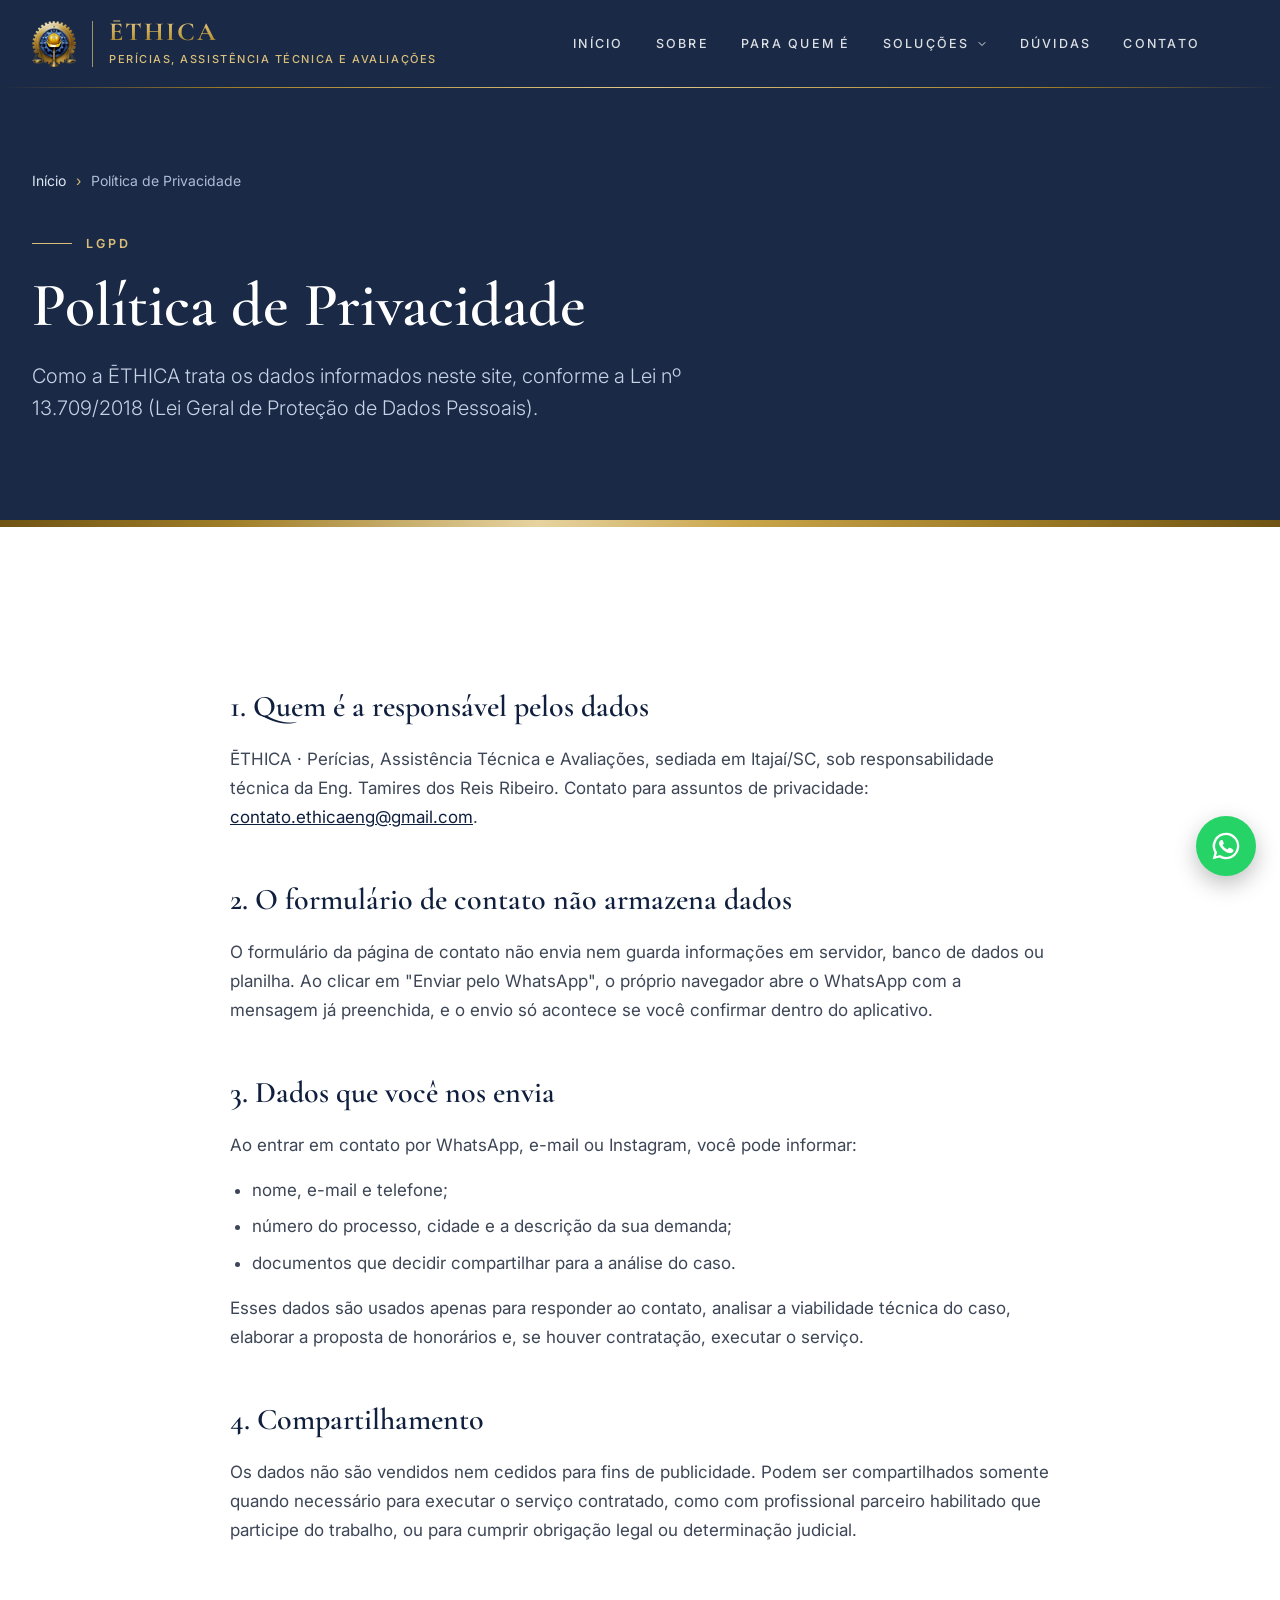
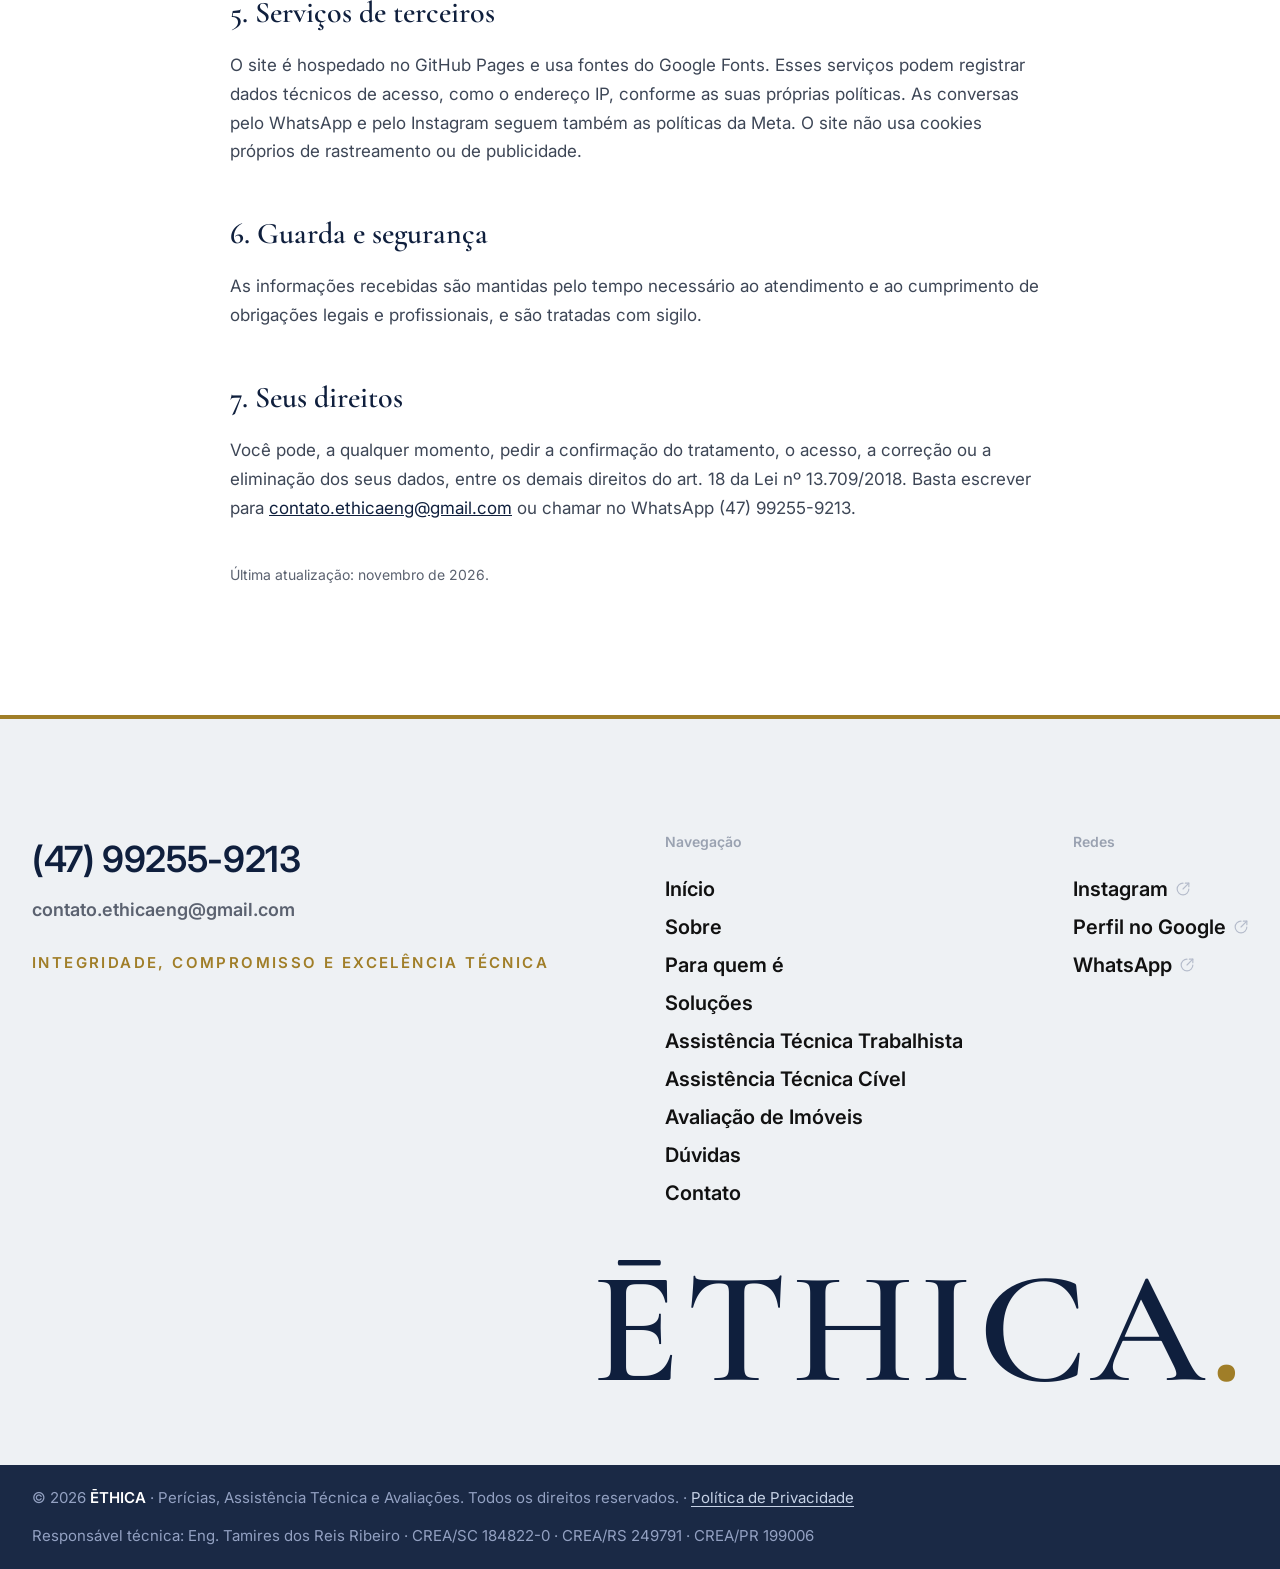
<file: privacidade.html>
<!DOCTYPE html>
<html lang="pt-BR">
<head>
<meta charset="UTF-8">
<meta name="viewport" content="width=device-width, initial-scale=1">
<title>Política de Privacidade · ĒTHICA</title>
<meta name="description" content="Política de Privacidade do site da ĒTHICA: como são tratados os dados informados no formulário de contato, conforme a Lei Geral de Proteção de Dados (Lei nº 13.709/2018).">
<meta name="robots" content="noindex, follow">
<link rel="canonical" href="https://www.ethicaeng.com.br/privacidade">
<link rel="icon" type="image/png" href="img/favicon.png">
<link rel="apple-touch-icon" href="img/apple-touch-icon.png">
<meta name="theme-color" content="#0f1f3d">
<meta property="og:type" content="website">
<meta property="og:title" content="Política de Privacidade · ĒTHICA">
<meta property="og:description" content="Perícia judicial, assistência técnica trabalhista e cível e avaliação de imóveis rurais e urbanos. Integridade, Compromisso e Excelência Técnica.">
<meta property="og:url" content="https://www.ethicaeng.com.br/privacidade">
<meta property="og:image" content="https://www.ethicaeng.com.br/img/foto_9710.jpg">
<meta property="og:locale" content="pt_BR">
<link rel="preconnect" href="https://fonts.googleapis.com">
<link rel="preconnect" href="https://fonts.gstatic.com" crossorigin>
<link href="https://fonts.googleapis.com/css2?family=Cormorant+Garamond:wght@500;600;700&family=Inter:wght@300;400;500;600;700&display=swap" rel="stylesheet">
<link rel="stylesheet" href="css/estilo.css">
</head>
<body>

<header id="topo">
  <div class="container cab">
    <a href="index.html#inicio" class="marca" aria-label="ĒTHICA, ir para o início">
      <img src="img/logo-simbolo.png" alt="" width="46" height="48"><i class="fio" aria-hidden="true"></i><span><b>ĒTHICA</b><small>Perícias, Assistência Técnica e Avaliações</small></span>
    </a>
    <nav class="menu-wrap" aria-label="Menu principal">
      <ul class="menu">
        <li><a href="index.html#inicio">Início</a></li>
        <li><a href="index.html#sobre">Sobre</a></li>
        <li><a href="index.html#para-quem">Para quem é</a></li>
        <li class="tem-sub"><button type="button" aria-expanded="false">Soluções <svg viewBox="0 0 24 24" fill="none" stroke="currentColor" stroke-width="2" stroke-linecap="round" stroke-linejoin="round"><path d="M6 9l6 6 6-6"/></svg></button>
          <ul class="submenu">
            <li><a href="trabalhista.html"><b>Assistência Técnica Trabalhista</b><span>Insalubridade e periculosidade</span></a></li>
            <li><a href="civel.html"><b>Assistência Técnica Cível</b><span>Perito do Juízo ou assistente da parte</span></a></li>
            <li><a href="avaliacao-imoveis.html"><b>Avaliação de Imóveis</b><span>Rurais e urbanos, conforme a ABNT NBR 14653</span></a></li>
          </ul>
        </li>
        <li><a href="index.html#duvidas">Dúvidas</a></li>
        <li><a href="index.html#contato">Contato</a></li>
      </ul>
    </nav>
    <div class="cab-dir">
      <button class="hamb" type="button" aria-label="Abrir menu" aria-expanded="false" aria-controls="gaveta"><span></span><span></span></button>
    </div>
  </div>
  <div class="gaveta" id="gaveta">
    <a href="index.html#inicio">Início</a>
    <a href="index.html#sobre">Sobre</a>
    <a href="index.html#para-quem">Para quem é</a>
    <a href="index.html#servicos">Soluções</a>
    <a class="sub" href="trabalhista.html">Assistência Técnica Trabalhista</a>
    <a class="sub" href="civel.html">Assistência Técnica Cível</a>
    <a class="sub" href="avaliacao-imoveis.html">Avaliação de Imóveis</a>
    <a href="index.html#duvidas">Dúvidas</a>
    <a href="index.html#contato">Contato</a>
  </div>
</header>

<main>
<section class="pagina-topo bg-marinho">
  <div class="container">
    <nav class="trilha" aria-label="Você está em"><a href="index.html">Início</a><span>›</span>Política de Privacidade</nav>
    <span class="etq">LGPD</span>
    <h1>Política de Privacidade</h1>
    <p class="intro">Como a ĒTHICA trata os dados informados neste site, conforme a Lei nº 13.709/2018 (Lei Geral de Proteção de Dados Pessoais).</p>
  </div>
</section>
<div class="faixa"></div>

<section class="bg-branco">
  <div class="container">
    <div class="texto-legal">
      <h2>1. Quem é a responsável pelos dados</h2>
      <p>ĒTHICA · Perícias, Assistência Técnica e Avaliações, sediada em Itajaí/SC, sob responsabilidade técnica da Eng. Tamires dos Reis Ribeiro. Contato para assuntos de privacidade: <a href="mailto:contato.ethicaeng@gmail.com">contato.ethicaeng@gmail.com</a>.</p>

      <h2>2. O formulário de contato não armazena dados</h2>
      <p>O formulário da página de contato não envia nem guarda informações em servidor, banco de dados ou planilha. Ao clicar em "Enviar pelo WhatsApp", o próprio navegador abre o WhatsApp com a mensagem já preenchida, e o envio só acontece se você confirmar dentro do aplicativo.</p>

      <h2>3. Dados que você nos envia</h2>
      <p>Ao entrar em contato por WhatsApp, e-mail ou Instagram, você pode informar:</p>
      <ul>
        <li>nome, e-mail e telefone;</li>
        <li>número do processo, cidade e a descrição da sua demanda;</li>
        <li>documentos que decidir compartilhar para a análise do caso.</li>
      </ul>
      <p>Esses dados são usados apenas para responder ao contato, analisar a viabilidade técnica do caso, elaborar a proposta de honorários e, se houver contratação, executar o serviço.</p>

      <h2>4. Compartilhamento</h2>
      <p>Os dados não são vendidos nem cedidos para fins de publicidade. Podem ser compartilhados somente quando necessário para executar o serviço contratado, como com profissional parceiro habilitado que participe do trabalho, ou para cumprir obrigação legal ou determinação judicial.</p>

      <h2>5. Serviços de terceiros</h2>
      <p>O site é hospedado no GitHub Pages e usa fontes do Google Fonts. Esses serviços podem registrar dados técnicos de acesso, como o endereço IP, conforme as suas próprias políticas. As conversas pelo WhatsApp e pelo Instagram seguem também as políticas da Meta. O site não usa cookies próprios de rastreamento ou de publicidade.</p>

      <h2>6. Guarda e segurança</h2>
      <p>As informações recebidas são mantidas pelo tempo necessário ao atendimento e ao cumprimento de obrigações legais e profissionais, e são tratadas com sigilo.</p>

      <h2>7. Seus direitos</h2>
      <p>Você pode, a qualquer momento, pedir a confirmação do tratamento, o acesso, a correção ou a eliminação dos seus dados, entre os demais direitos do art. 18 da Lei nº 13.709/2018. Basta escrever para <a href="mailto:contato.ethicaeng@gmail.com">contato.ethicaeng@gmail.com</a> ou chamar no WhatsApp (47) 99255-9213.</p>

      <p class="atualizado">Última atualização: novembro de 2026.</p>
    </div>
  </div>
</section>
</main>

<!-- ===== Rodapé ===== -->
<footer>
  <div class="container">
    <div class="rod-topo">
      <div class="rod-contato">
        <a class="tel" href="https://wa.me/5547992559213?text=Ol%C3%A1%2C%20vim%20do%20site%20%C4%92THICA%20e%20fiquei%20com%20algumas%20d%C3%BAvidas%2C%20pode%20me%20ajudar%3F" target="_blank" rel="noopener">(47) 99255-9213</a>
        <a class="mail" href="mailto:contato.ethicaeng@gmail.com">contato.ethicaeng@gmail.com</a>
        <span class="lema">Integridade, Compromisso e Excelência Técnica</span>
      </div>
      <div class="rod-listas">
        <ul>
          <li class="t">Navegação</li>
          <li><a href="index.html#inicio">Início</a></li>
          <li><a href="index.html#sobre">Sobre</a></li>
          <li><a href="index.html#para-quem">Para quem é</a></li>
          <li><a href="index.html#servicos">Soluções</a></li>
          <li><a href="trabalhista.html">Assistência Técnica Trabalhista</a></li>
          <li><a href="civel.html">Assistência Técnica Cível</a></li>
          <li><a href="avaliacao-imoveis.html">Avaliação de Imóveis</a></li>
          <li><a href="index.html#duvidas">Dúvidas</a></li>
          <li><a href="index.html#contato">Contato</a></li>
        </ul>
        <ul>
          <li class="t">Redes</li>
          <li><a href="https://www.instagram.com/ethica.eng/" target="_blank" rel="noopener">Instagram <svg viewBox="0 0 24 24" fill="none" stroke="currentColor" stroke-width="2" stroke-linecap="round" stroke-linejoin="round"><path d="M22 12A10 10 0 1112 2"/><path d="M22 2L12 12"/><path d="M16 2h6v6"/></svg></a></li>
          <li><a href="https://share.google/rnCGGbjH79J0CGkZM" target="_blank" rel="noopener">Perfil no Google <svg viewBox="0 0 24 24" fill="none" stroke="currentColor" stroke-width="2" stroke-linecap="round" stroke-linejoin="round"><path d="M22 12A10 10 0 1112 2"/><path d="M22 2L12 12"/><path d="M16 2h6v6"/></svg></a></li>
          <li><a href="https://wa.me/5547992559213?text=Ol%C3%A1%2C%20vim%20do%20site%20%C4%92THICA%20e%20fiquei%20com%20algumas%20d%C3%BAvidas%2C%20pode%20me%20ajudar%3F" target="_blank" rel="noopener">WhatsApp <svg viewBox="0 0 24 24" fill="none" stroke="currentColor" stroke-width="2" stroke-linecap="round" stroke-linejoin="round"><path d="M22 12A10 10 0 1112 2"/><path d="M22 2L12 12"/><path d="M16 2h6v6"/></svg></a></li>
        </ul>
      </div>
    </div>
    <div class="rod-gigante" aria-hidden="true">ĒTHICA<span>.</span></div>
  </div>
  <div class="rod-barra">
    <div class="container">
      <p>© <span id="ano">2026</span> <b>ĒTHICA</b> · Perícias, Assistência Técnica e Avaliações. Todos os direitos reservados. · <a href="privacidade.html">Política de Privacidade</a></p>
      <p>Responsável técnica: Eng. Tamires dos Reis Ribeiro · CREA/SC 184822-0 · CREA/RS 249791 · CREA/PR 199006</p>
    </div>
  </div>
</footer>
<a class="zap" href="https://wa.me/5547992559213?text=Ol%C3%A1%2C%20vim%20do%20site%20%C4%92THICA%20e%20fiquei%20com%20algumas%20d%C3%BAvidas%2C%20pode%20me%20ajudar%3F" target="_blank" rel="noopener" aria-label="Conversar pelo WhatsApp">
  <svg viewBox="0 0 24 24"><path d="M12 2a10 10 0 00-8.6 15.1L2 22l5-1.3A10 10 0 1012 2zm0 18.2a8.2 8.2 0 01-4.2-1.2l-.3-.2-3 .8.8-2.9-.2-.3A8.2 8.2 0 1112 20.2zm4.5-6.1c-.2-.1-1.5-.7-1.7-.8s-.4-.1-.6.1-.7.8-.8 1-.3.2-.5.1a6.7 6.7 0 01-3.3-2.9c-.3-.4.2-.4.7-1.4a.5.5 0 000-.4l-.8-1.9c-.2-.5-.4-.4-.6-.4h-.5a1 1 0 00-.7.3 3 3 0 00-.9 2.2 5.2 5.2 0 001.1 2.7 11.8 11.8 0 004.5 4c1.7.7 2.3.8 3.2.6a2.7 2.7 0 001.8-1.2 2.2 2.2 0 00.2-1.2c-.1-.1-.3-.2-.6-.3z"/></svg><span>Fale pelo WhatsApp</span>
</a>

<script src="js/site.js"></script>
</body>
</html>
</file>
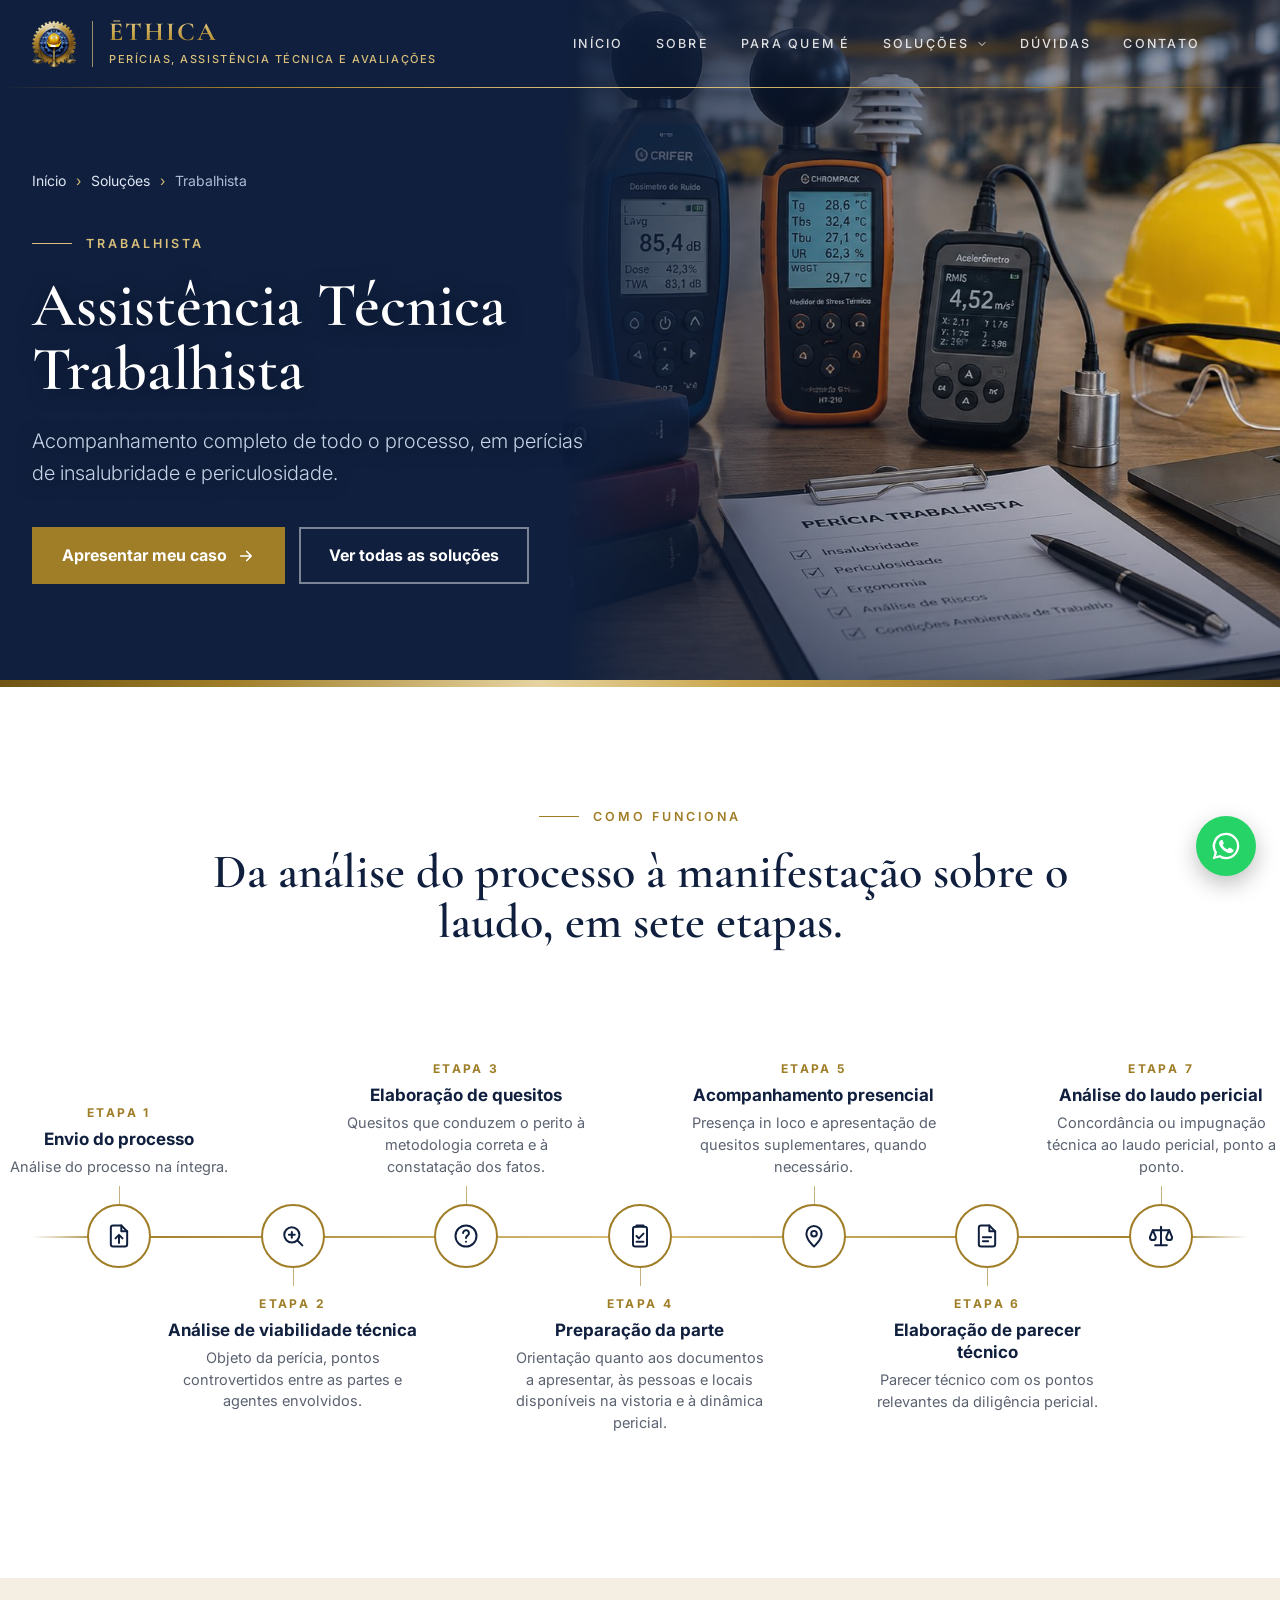
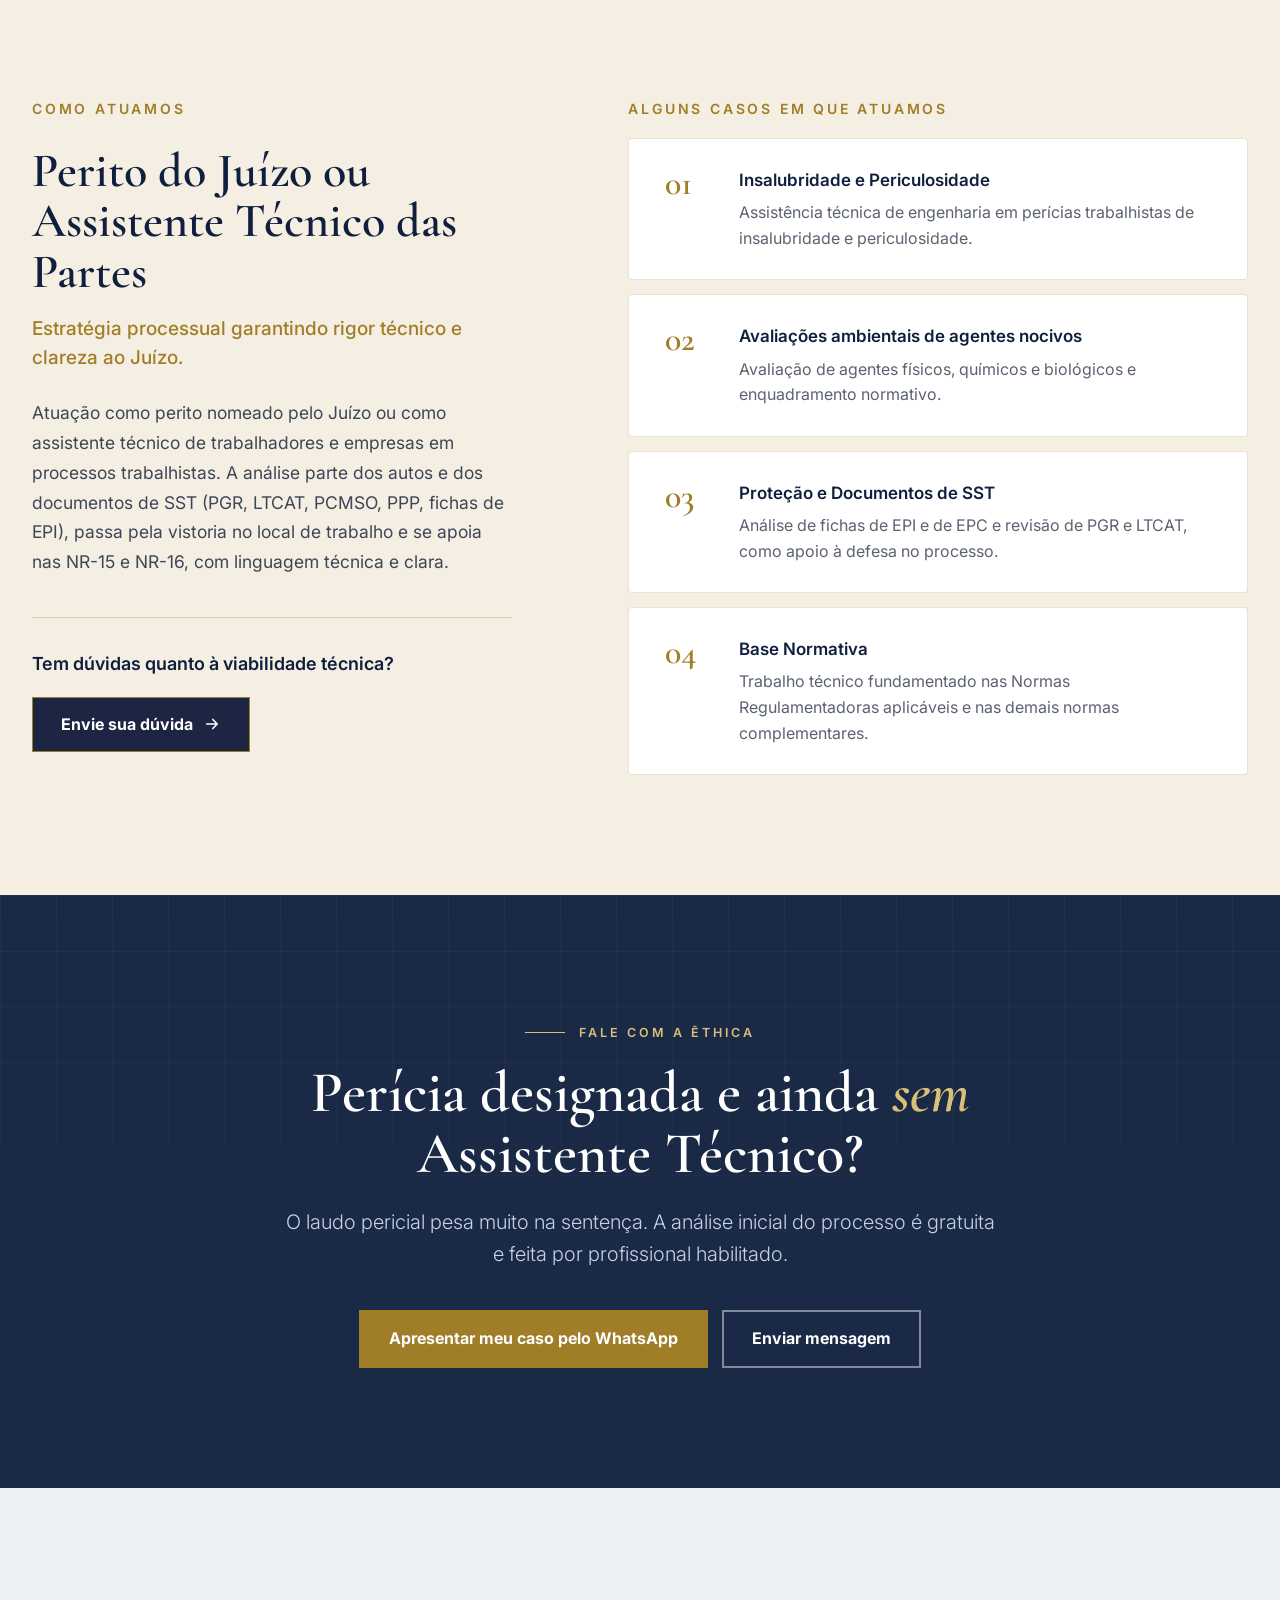
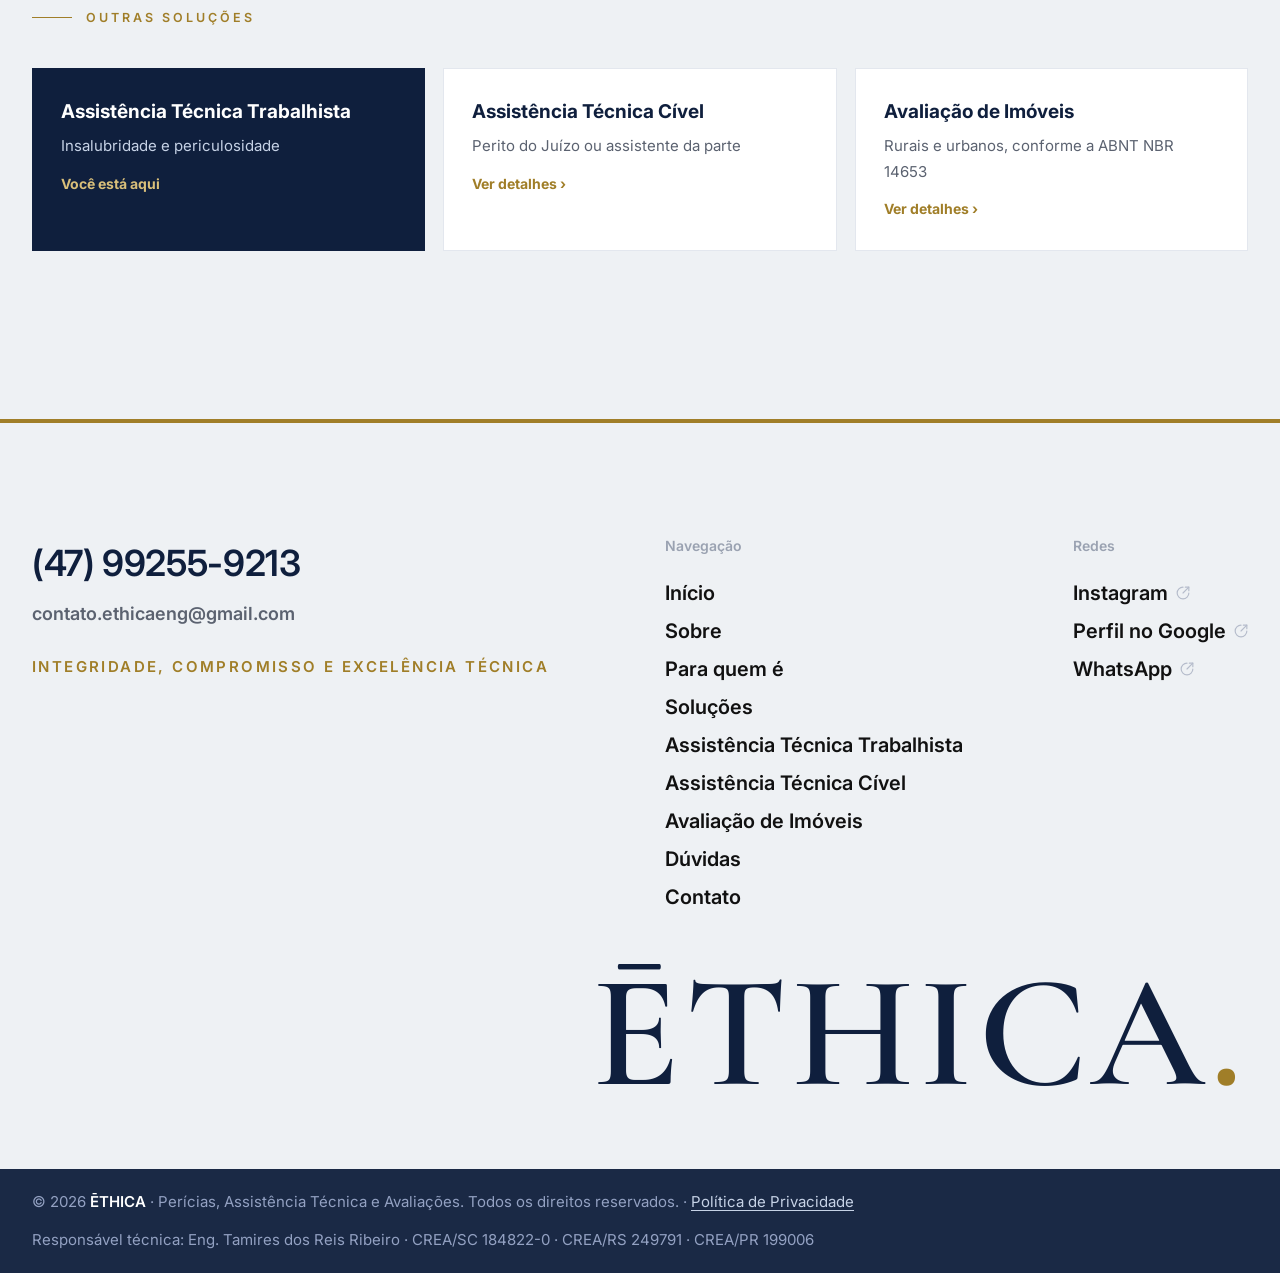
<file: trabalhista.html>
<!DOCTYPE html>
<html lang="pt-BR">
<head>
<meta charset="UTF-8">
<meta name="viewport" content="width=device-width, initial-scale=1">
<title>Assistência Técnica Trabalhista · ĒTHICA</title>
<meta name="description" content="Assistência técnica de engenharia em perícias trabalhistas de insalubridade e periculosidade: quesitos, acompanhamento da perícia, impugnação de laudo e análise de PGR e LTCAT como apoio à defesa. Presencial na Região Sul e remoto em todo o Brasil.">
<link rel="canonical" href="https://www.ethicaeng.com.br/trabalhista">
<link rel="icon" type="image/png" href="img/favicon.png">
<link rel="apple-touch-icon" href="img/apple-touch-icon.png">
<meta name="theme-color" content="#0f1f3d">
<meta property="og:type" content="website">
<meta property="og:title" content="Assistência Técnica Trabalhista · ĒTHICA">
<meta property="og:description" content="Perícia judicial, assistência técnica trabalhista e cível e avaliação de imóveis rurais e urbanos. Integridade, Compromisso e Excelência Técnica.">
<meta property="og:url" content="https://www.ethicaeng.com.br/trabalhista">
<meta property="og:image" content="https://www.ethicaeng.com.br/img/foto_9710.jpg">
<meta property="og:locale" content="pt_BR">
<link rel="preconnect" href="https://fonts.googleapis.com">
<link rel="preconnect" href="https://fonts.gstatic.com" crossorigin>
<link href="https://fonts.googleapis.com/css2?family=Cormorant+Garamond:wght@500;600;700&family=Inter:wght@300;400;500;600;700&display=swap" rel="stylesheet">
<link rel="stylesheet" href="css/estilo.css">
</head>
<body>

<header id="topo">
  <div class="container cab">
    <a href="index.html#inicio" class="marca" aria-label="ĒTHICA, ir para o início">
      <img src="img/logo-simbolo.png" alt="" width="46" height="48"><i class="fio" aria-hidden="true"></i><span><b>ĒTHICA</b><small>Perícias, Assistência Técnica e Avaliações</small></span>
    </a>
    <nav class="menu-wrap" aria-label="Menu principal">
      <ul class="menu">
        <li><a href="index.html#inicio">Início</a></li>
        <li><a href="index.html#sobre">Sobre</a></li>
        <li><a href="index.html#para-quem">Para quem é</a></li>
        <li class="tem-sub"><button type="button" aria-expanded="false">Soluções <svg viewBox="0 0 24 24" fill="none" stroke="currentColor" stroke-width="2" stroke-linecap="round" stroke-linejoin="round"><path d="M6 9l6 6 6-6"/></svg></button>
          <ul class="submenu">
            <li><a href="trabalhista.html"><b>Assistência Técnica Trabalhista</b><span>Insalubridade e periculosidade</span></a></li>
            <li><a href="civel.html"><b>Assistência Técnica Cível</b><span>Perito do Juízo ou assistente da parte</span></a></li>
            <li><a href="avaliacao-imoveis.html"><b>Avaliação de Imóveis</b><span>Rurais e urbanos, conforme a ABNT NBR 14653</span></a></li>
          </ul>
        </li>
        <li><a href="index.html#duvidas">Dúvidas</a></li>
        <li><a href="index.html#contato">Contato</a></li>
      </ul>
    </nav>
    <div class="cab-dir">
      <button class="hamb" type="button" aria-label="Abrir menu" aria-expanded="false" aria-controls="gaveta"><span></span><span></span></button>
    </div>
  </div>
  <div class="gaveta" id="gaveta">
    <a href="index.html#inicio">Início</a>
    <a href="index.html#sobre">Sobre</a>
    <a href="index.html#para-quem">Para quem é</a>
    <a href="index.html#servicos">Soluções</a>
    <a class="sub" href="trabalhista.html">Assistência Técnica Trabalhista</a>
    <a class="sub" href="civel.html">Assistência Técnica Cível</a>
    <a class="sub" href="avaliacao-imoveis.html">Avaliação de Imóveis</a>
    <a href="index.html#duvidas">Dúvidas</a>
    <a href="index.html#contato">Contato</a>
  </div>
</header>

<main>
<section class="pagina-topo bg-marinho com-foto">
  <div class="topo-foto"><img src="img/servicos/trabalhista-topo-instrumentos.jpg" alt="Instrumentos de avaliação ambiental sobre a mesa: dosímetro de ruído, medidor de estresse térmico e acelerômetro, ao lado de EPI e livros de Direito do Trabalho" style="object-position:58% 50%" fetchpriority="high"></div>
  <div class="container">
    <nav class="trilha" aria-label="Você está em"><a href="index.html">Início</a><span>›</span><a href="index.html#servicos">Soluções</a><span>›</span>Trabalhista</nav>
    <span class="etq">Trabalhista</span>
    <h1>Assistência Técnica Trabalhista</h1>
    <p class="intro">Acompanhamento completo de todo o processo, em perícias de insalubridade e periculosidade.</p>
    <div class="acoes">
      <a class="btn btn-ouro" href="https://wa.me/5547992559213?text=Ol%C3%A1%2C%20vim%20do%20site%20%C4%92THICA%20e%20preciso%20de%20assist%C3%AAncia%20t%C3%A9cnica%20em%20uma%20per%C3%ADcia%20trabalhista.%20Pode%20me%20ajudar%3F" target="_blank" rel="noopener">Apresentar meu caso <svg viewBox="0 0 24 24" fill="none" stroke="currentColor" stroke-width="2.2" stroke-linecap="round" stroke-linejoin="round"><path d="M5 12h14M13 6l6 6-6 6"/></svg></a>
      <a class="btn btn-contorno" href="index.html#servicos">Ver todas as soluções</a>
    </div>
  </div>
</section>
<div class="faixa"></div>

<section class="bg-branco linha-tempo">
  <div class="container">
    <div style="text-align:center">
      <span class="etq revela">Como funciona</span>
      <h2 class="titulo menor revela" style="margin-left:auto;margin-right:auto">Da análise do processo à manifestação sobre o laudo, em sete etapas.</h2>
    </div>
    <ol class="tl">
      <li class="et revela">
        <div class="et-texto"><span class="et-num">Etapa 1</span><h3>Envio do processo</h3><p>Análise do processo na íntegra.</p></div>
        <div class="et-ic"><svg viewBox="0 0 24 24" fill="none" stroke="currentColor" stroke-width="1.7" stroke-linecap="round" stroke-linejoin="round"><path d="M14 3H7a2 2 0 00-2 2v14a2 2 0 002 2h10a2 2 0 002-2V8z"/><path d="M14 3v5h5"/><path d="M12 18v-6M9 14l3-3 3 3"/></svg></div>
      </li>
      <li class="et revela">
        <div class="et-texto"><span class="et-num">Etapa 2</span><h3>Análise de viabilidade técnica</h3><p>Objeto da perícia, pontos controvertidos entre as partes e agentes envolvidos.</p></div>
        <div class="et-ic"><svg viewBox="0 0 24 24" fill="none" stroke="currentColor" stroke-width="1.7" stroke-linecap="round" stroke-linejoin="round"><circle cx="11" cy="11" r="6.5"/><path d="M20 20l-4.2-4.2"/><path d="M8.5 11h5M11 8.5v5"/></svg></div>
      </li>
      <li class="et revela">
        <div class="et-texto"><span class="et-num">Etapa 3</span><h3>Elaboração de quesitos</h3><p>Quesitos que conduzem o perito à metodologia correta e à constatação dos fatos.</p></div>
        <div class="et-ic"><svg viewBox="0 0 24 24" fill="none" stroke="currentColor" stroke-width="1.7" stroke-linecap="round" stroke-linejoin="round"><circle cx="12" cy="12" r="9"/><path d="M9.5 9.5a2.5 2.5 0 114 2c-.9.6-1.5 1.1-1.5 2.3"/><path d="M12 17h.01"/></svg></div>
      </li>
      <li class="et revela">
        <div class="et-texto"><span class="et-num">Etapa 4</span><h3>Preparação da parte</h3><p>Orientação quanto aos documentos a apresentar, às pessoas e locais disponíveis na vistoria e à dinâmica pericial.</p></div>
        <div class="et-ic"><svg viewBox="0 0 24 24" fill="none" stroke="currentColor" stroke-width="1.7" stroke-linecap="round" stroke-linejoin="round"><rect x="6" y="4" width="12" height="17" rx="2"/><path d="M9 4V3h6v1"/><path d="M9 12l2 2 4-4"/><path d="M9 17h6"/></svg></div>
      </li>
      <li class="et revela">
        <div class="et-texto"><span class="et-num">Etapa 5</span><h3>Acompanhamento presencial</h3><p>Presença in loco e apresentação de quesitos suplementares, quando necessário.</p></div>
        <div class="et-ic"><svg viewBox="0 0 24 24" fill="none" stroke="currentColor" stroke-width="1.7" stroke-linecap="round" stroke-linejoin="round"><path d="M12 21s-6.5-5.6-6.5-11A6.5 6.5 0 0112 3.5 6.5 6.5 0 0118.5 10c0 5.4-6.5 11-6.5 11z"/><circle cx="12" cy="10" r="2.4"/></svg></div>
      </li>
      <li class="et revela">
        <div class="et-texto"><span class="et-num">Etapa 6</span><h3>Elaboração de parecer técnico</h3><p>Parecer técnico com os pontos relevantes da diligência pericial.</p></div>
        <div class="et-ic"><svg viewBox="0 0 24 24" fill="none" stroke="currentColor" stroke-width="1.7" stroke-linecap="round" stroke-linejoin="round"><path d="M14 3H7a2 2 0 00-2 2v14a2 2 0 002 2h10a2 2 0 002-2V8z"/><path d="M14 3v5h5"/><path d="M8.5 13h7M8.5 16.5h4.5"/></svg></div>
      </li>
      <li class="et revela">
        <div class="et-texto"><span class="et-num">Etapa 7</span><h3>Análise do laudo pericial</h3><p>Concordância ou impugnação técnica ao laudo pericial, ponto a ponto.</p></div>
        <div class="et-ic"><svg viewBox="0 0 24 24" fill="none" stroke="currentColor" stroke-width="1.7" stroke-linecap="round" stroke-linejoin="round"><path d="M12 4v16M7 20h10M5 7h14"/><path d="M5 7l-2.5 6a2.5 2.5 0 005 0zM19 7l-2.5 6a2.5 2.5 0 005 0z"/></svg></div>
      </li>
    </ol>
  </div>
</section>

<section class="atuacao-trab">
  <div class="container">
    <div class="at-texto">
      <p class="sub-tit revela">Como atuamos</p>
      <h2 class="titulo menor revela">Perito do Juízo ou Assistente Técnico das Partes</h2>
      <p class="at-apoio revela">Estratégia processual garantindo rigor técnico e clareza ao Juízo.</p>
      <p class="at-corpo revela">Atuação como perito nomeado pelo Juízo ou como assistente técnico de trabalhadores e empresas em processos trabalhistas. A análise parte dos autos e dos documentos de SST (PGR, LTCAT, PCMSO, PPP, fichas de EPI), passa pela vistoria no local de trabalho e se apoia nas NR-15 e NR-16, com linguagem técnica e clara.</p>
      <div class="cta-duvida revela"><p>Tem dúvidas quanto à viabilidade técnica?</p><a class="btn btn-azul" href="https://wa.me/5547992559213?text=Ol%C3%A1%2C%20vim%20do%20site%20%C4%92THICA%20e%20preciso%20de%20assist%C3%AAncia%20t%C3%A9cnica%20em%20uma%20per%C3%ADcia%20trabalhista.%20Pode%20me%20ajudar%3F" target="_blank" rel="noopener">Envie sua dúvida <svg viewBox="0 0 24 24" fill="none" stroke="currentColor" stroke-width="2.2" stroke-linecap="round" stroke-linejoin="round"><path d="M5 12h14M13 6l6 6-6 6"/></svg></a></div>
    </div>
    <div>
      <p class="sub-tit revela at-lista-tit">Alguns casos em que atuamos</p>
      <ol class="at-lista">
        <li class="revela"><span class="at-num">01</span><div><h3>Insalubridade e Periculosidade</h3><p>Assistência técnica de engenharia em perícias trabalhistas de insalubridade e periculosidade.</p></div></li>
        <li class="revela"><span class="at-num">02</span><div><h3>Avaliações ambientais de agentes nocivos</h3><p>Avaliação de agentes físicos, químicos e biológicos e enquadramento normativo.</p></div></li>
        <li class="revela"><span class="at-num">03</span><div><h3>Proteção e Documentos de SST</h3><p>Análise de fichas de EPI e de EPC e revisão de PGR e LTCAT, como apoio à defesa no processo.</p></div></li>
        <li class="revela"><span class="at-num">04</span><div><h3>Base Normativa</h3><p>Trabalho técnico fundamentado nas Normas Regulamentadoras aplicáveis e nas demais normas complementares.</p></div></li>
      </ol>
    </div>
  </div>
</section>

<section class="final bg-marinho grade-fundo">
  <div class="container">
    <span class="etq revela">Fale com a ĒTHICA</span>
    <h2 class="titulo revela">Perícia designada e ainda <em>sem</em> Assistente Técnico?</h2>
    <p class="intro revela">O laudo pericial pesa muito na sentença. A análise inicial do processo é gratuita e feita por profissional habilitado.</p>
    <div class="acoes revela">
      <a class="btn btn-ouro" href="https://wa.me/5547992559213?text=Ol%C3%A1%2C%20vim%20do%20site%20%C4%92THICA%20e%20preciso%20de%20assist%C3%AAncia%20t%C3%A9cnica%20em%20uma%20per%C3%ADcia%20trabalhista.%20Pode%20me%20ajudar%3F" target="_blank" rel="noopener">Apresentar meu caso pelo WhatsApp</a>
      <a class="btn btn-contorno" href="index.html#contato">Enviar mensagem</a>
    </div>
  </div>
</section>

<section class="bg-suave">
  <div class="container">
    <span class="etq revela">Outras soluções</span>
    <div class="outros"><a class="outro revela atual" href="trabalhista.html"><b>Assistência Técnica Trabalhista</b><span>Insalubridade e periculosidade</span><br><em>Você está aqui</em></a><a class="outro revela" href="civel.html"><b>Assistência Técnica Cível</b><span>Perito do Juízo ou assistente da parte</span><br><em>Ver detalhes ›</em></a><a class="outro revela" href="avaliacao-imoveis.html"><b>Avaliação de Imóveis</b><span>Rurais e urbanos, conforme a ABNT NBR 14653</span><br><em>Ver detalhes ›</em></a></div>
  </div>
</section>
</main>

<!-- ===== Rodapé ===== -->
<footer>
  <div class="container">
    <div class="rod-topo">
      <div class="rod-contato">
        <a class="tel" href="https://wa.me/5547992559213?text=Ol%C3%A1%2C%20vim%20do%20site%20%C4%92THICA%20e%20preciso%20de%20assist%C3%AAncia%20t%C3%A9cnica%20em%20uma%20per%C3%ADcia%20trabalhista.%20Pode%20me%20ajudar%3F" target="_blank" rel="noopener">(47) 99255-9213</a>
        <a class="mail" href="mailto:contato.ethicaeng@gmail.com">contato.ethicaeng@gmail.com</a>
        <span class="lema">Integridade, Compromisso e Excelência Técnica</span>
      </div>
      <div class="rod-listas">
        <ul>
          <li class="t">Navegação</li>
          <li><a href="index.html#inicio">Início</a></li>
          <li><a href="index.html#sobre">Sobre</a></li>
          <li><a href="index.html#para-quem">Para quem é</a></li>
          <li><a href="index.html#servicos">Soluções</a></li>
          <li><a href="trabalhista.html">Assistência Técnica Trabalhista</a></li>
          <li><a href="civel.html">Assistência Técnica Cível</a></li>
          <li><a href="avaliacao-imoveis.html">Avaliação de Imóveis</a></li>
          <li><a href="index.html#duvidas">Dúvidas</a></li>
          <li><a href="index.html#contato">Contato</a></li>
        </ul>
        <ul>
          <li class="t">Redes</li>
          <li><a href="https://www.instagram.com/ethica.eng/" target="_blank" rel="noopener">Instagram <svg viewBox="0 0 24 24" fill="none" stroke="currentColor" stroke-width="2" stroke-linecap="round" stroke-linejoin="round"><path d="M22 12A10 10 0 1112 2"/><path d="M22 2L12 12"/><path d="M16 2h6v6"/></svg></a></li>
          <li><a href="https://share.google/rnCGGbjH79J0CGkZM" target="_blank" rel="noopener">Perfil no Google <svg viewBox="0 0 24 24" fill="none" stroke="currentColor" stroke-width="2" stroke-linecap="round" stroke-linejoin="round"><path d="M22 12A10 10 0 1112 2"/><path d="M22 2L12 12"/><path d="M16 2h6v6"/></svg></a></li>
          <li><a href="https://wa.me/5547992559213?text=Ol%C3%A1%2C%20vim%20do%20site%20%C4%92THICA%20e%20preciso%20de%20assist%C3%AAncia%20t%C3%A9cnica%20em%20uma%20per%C3%ADcia%20trabalhista.%20Pode%20me%20ajudar%3F" target="_blank" rel="noopener">WhatsApp <svg viewBox="0 0 24 24" fill="none" stroke="currentColor" stroke-width="2" stroke-linecap="round" stroke-linejoin="round"><path d="M22 12A10 10 0 1112 2"/><path d="M22 2L12 12"/><path d="M16 2h6v6"/></svg></a></li>
        </ul>
      </div>
    </div>
    <div class="rod-gigante" aria-hidden="true">ĒTHICA<span>.</span></div>
  </div>
  <div class="rod-barra">
    <div class="container">
      <p>© <span id="ano">2026</span> <b>ĒTHICA</b> · Perícias, Assistência Técnica e Avaliações. Todos os direitos reservados. · <a href="privacidade.html">Política de Privacidade</a></p>
      <p>Responsável técnica: Eng. Tamires dos Reis Ribeiro · CREA/SC 184822-0 · CREA/RS 249791 · CREA/PR 199006</p>
    </div>
  </div>
</footer>
<a class="zap" href="https://wa.me/5547992559213?text=Ol%C3%A1%2C%20vim%20do%20site%20%C4%92THICA%20e%20preciso%20de%20assist%C3%AAncia%20t%C3%A9cnica%20em%20uma%20per%C3%ADcia%20trabalhista.%20Pode%20me%20ajudar%3F" target="_blank" rel="noopener" aria-label="Conversar pelo WhatsApp">
  <svg viewBox="0 0 24 24"><path d="M12 2a10 10 0 00-8.6 15.1L2 22l5-1.3A10 10 0 1012 2zm0 18.2a8.2 8.2 0 01-4.2-1.2l-.3-.2-3 .8.8-2.9-.2-.3A8.2 8.2 0 1112 20.2zm4.5-6.1c-.2-.1-1.5-.7-1.7-.8s-.4-.1-.6.1-.7.8-.8 1-.3.2-.5.1a6.7 6.7 0 01-3.3-2.9c-.3-.4.2-.4.7-1.4a.5.5 0 000-.4l-.8-1.9c-.2-.5-.4-.4-.6-.4h-.5a1 1 0 00-.7.3 3 3 0 00-.9 2.2 5.2 5.2 0 001.1 2.7 11.8 11.8 0 004.5 4c1.7.7 2.3.8 3.2.6a2.7 2.7 0 001.8-1.2 2.2 2.2 0 00.2-1.2c-.1-.1-.3-.2-.6-.3z"/></svg><span>Fale pelo WhatsApp</span>
</a>

<script src="js/site.js"></script>
</body>
</html>
</file>
<file: css/estilo.css>
:root{
    --azul:#3366cc; --marinho:#0f1f3d; --marinho2:#1c3565;
    --petroleo:#0b3b47; --petroleo2:#115564;
    --dourado:#a07e28; --ouro:#d9bf7a;
    --gelo:#eef1f4; --preto:#111; --cinza:#5b6270; --suave:#f3f5f8; --linha:#e3e7ee; --raio:14px;
  }
  *{box-sizing:border-box;margin:0;padding:0}
  html{scroll-behavior:smooth;scroll-padding-top:80px}
  body{font-family:"Inter",system-ui,-apple-system,"Segoe UI",Arial,sans-serif;color:var(--preto);font-size:16px;line-height:1.6;background:var(--gelo);-webkit-font-smoothing:antialiased}
  img{max-width:100%;display:block}
  a{color:inherit}
  .container{width:100%;max-width:1320px;margin:0 auto;padding:0 32px}
  section{padding:112px 0;position:relative}

  /* fundos escuros alternados */
  .bg-marinho,.bg-petroleo{background:rgba(15,31,61,.95);color:#fff}
  
  .grade-fundo:before{content:"";position:absolute;inset:0;pointer-events:none;
    background-image:linear-gradient(rgba(255,255,255,.035) 1px,transparent 1px),linear-gradient(90deg,rgba(255,255,255,.035) 1px,transparent 1px);
    background-size:56px 56px;mask-image:linear-gradient(180deg,#000 0%,transparent 85%);-webkit-mask-image:linear-gradient(180deg,#000 0%,transparent 85%)}
  .bg-suave{background:var(--gelo)}
  .bg-branco{background:#fff}

  /* etiqueta + título (estilo da referência) */
  .etq{display:inline-flex;align-items:center;gap:14px;font-size:12.5px;font-weight:600;letter-spacing:.24em;text-transform:uppercase;color:var(--dourado)}
  .etq:before{content:"";width:40px;height:1px;background:currentColor}
  .bg-marinho .etq,.bg-petroleo .etq{color:var(--ouro)}
  .titulo{font-size:52px;line-height:1.08;font-weight:600;letter-spacing:-.015em;margin-top:20px;max-width:900px}
  .titulo.menor{font-size:42px}
  .bg-suave .titulo,section:not(.bg-marinho):not(.bg-petroleo) .titulo{color:var(--marinho)}
  .bg-marinho .titulo,.bg-petroleo .titulo{color:#fff}
  .intro{font-size:20px;color:var(--cinza);margin-top:22px;max-width:720px;font-weight:300}
  .bg-marinho .intro,.bg-petroleo .intro{color:#c6d2e6}

  .btn{display:inline-flex;align-items:center;justify-content:center;gap:10px;font-weight:700;text-decoration:none;border-radius:0;padding:14px 28px;transition:all .2s;border:2px solid transparent;cursor:pointer;font-family:inherit;font-size:16px}
  .btn svg{width:18px;height:18px}
  .btn-ouro{background:var(--dourado);color:#fff}
  .btn-ouro:hover{background:#86681f}
  .btn-azul{background:var(--azul);color:#fff}
  .btn-azul:hover{background:var(--marinho2)}
  .btn-contorno{border-color:rgba(255,255,255,.45);color:#fff}
  .btn-contorno:hover{background:rgba(255,255,255,.08)}

  /* ===== Cabeçalho (modelo enviado) ===== */
  header{position:fixed;top:0;left:0;right:0;z-index:50;background:rgba(238,241,244,.86);backdrop-filter:blur(10px);-webkit-backdrop-filter:blur(10px);border-bottom:1px solid rgba(15,31,61,.08);transition:box-shadow .25s}
  header.solido{box-shadow:0 6px 24px rgba(15,31,61,.08)}
  .cab{display:grid;grid-template-columns:1fr auto 1fr;align-items:center;gap:32px;height:76px}
  .marca{display:flex;align-items:center;gap:10px;text-decoration:none;color:var(--marinho)}
  .marca img{width:42px;height:42px;object-fit:contain}
  .marca b{display:block;font-size:21px;letter-spacing:.12em;line-height:1}
  .marca small{display:block;font-size:12px;color:var(--dourado);font-weight:600;margin-top:4px}
  .menu{display:flex;list-style:none;align-items:center}
  .menu > li{position:relative}
  .menu > li > a,.menu > li > button{display:inline-flex;align-items:center;gap:6px;padding:9px 16px;font:inherit;font-size:15px;color:rgba(17,17,17,.62);text-decoration:none;background:none;border:0;cursor:pointer;transition:background .2s,color .2s}
  .menu > li > a:hover,.menu > li > button:hover,.menu > li.aberto > button{background:rgba(15,31,61,.06);color:var(--preto)}
  .menu svg{width:12px;height:12px;transition:transform .3s}
  .menu li.aberto svg{transform:rotate(180deg)}
  .submenu{position:absolute;top:calc(100% + 10px);left:0;min-width:300px;background:#fff;border:1px solid var(--linha);box-shadow:0 18px 40px rgba(15,31,61,.12);padding:8px;list-style:none;opacity:0;visibility:hidden;transform:translateY(-6px);transition:all .2s}
  .menu li.aberto .submenu{opacity:1;visibility:visible;transform:none}
  .submenu a{display:block;padding:12px 14px;text-decoration:none}
  .submenu a:hover{background:var(--gelo)}
  .submenu b{display:block;font-size:15px;color:var(--marinho)}
  .submenu span{font-size:13.5px;color:var(--cinza)}
  .cab-dir{justify-self:end;display:flex;align-items:center;gap:8px}
  .fantasma{display:inline-flex;align-items:center;gap:6px;padding:9px 12px;font-size:15px;font-weight:600;color:var(--marinho);text-decoration:none;transition:background .2s}
  .fantasma:hover{background:rgba(15,31,61,.06)}
  .fantasma svg{width:16px;height:16px}
  .hamb{display:none;width:44px;height:44px;border:0;background:none;cursor:pointer;place-items:center;color:var(--preto)}
  .hamb svg{width:22px;height:22px}
  .gaveta{display:none;border-top:1px solid var(--linha);background:#fff;padding:12px 22px 22px}
  .gaveta.aberta{display:block}
  .gaveta a{display:block;padding:12px 0;border-bottom:1px solid var(--linha);text-decoration:none;font-weight:600;color:var(--marinho)}
  .gaveta a.sub{padding-left:16px;font-weight:400;color:#333}

  /* ===== Abertura ===== */
  .hero{color:#fff;background:radial-gradient(900px 520px at 80% 20%,rgba(51,102,204,.25) 0%,transparent 65%),rgba(15,31,61,.95);padding:0;overflow:hidden}
  .hero .container{display:grid;grid-template-columns:1.2fr .8fr;gap:48px;align-items:center;min-height:760px;padding-top:76px;position:relative}
  .hero-texto{padding:80px 0 96px}
  .hero h1{font-size:56px;line-height:1.06;font-weight:600;letter-spacing:-.03em;margin:24px 0}
  .hero h1 em{font-style:normal;color:var(--ouro)}
  .hero p{font-size:21px;color:#c6d2e6;max-width:620px;margin-bottom:38px;font-weight:300}
  .hero .acoes{display:flex;gap:14px;flex-wrap:wrap}
  .hero-foto{position:relative;display:flex;align-items:center;justify-content:center;align-self:center;padding:40px 0}
  .hero-foto img{position:relative;z-index:1;width:440px;height:440px;max-width:100%;object-fit:cover;object-position:50% 18%;border-radius:50%;box-shadow:0 24px 60px rgba(0,0,0,.35)}
  .hero-foto:before{content:"";position:absolute;width:500px;height:500px;max-width:calc(100% + 60px);aspect-ratio:1;border-radius:50%;border:1px solid rgba(217,191,122,.75);top:50%;left:50%;transform:translate(-50%,-50%)}
  .valores{display:flex;gap:10px;flex-wrap:wrap;margin-top:44px}
  .valores{gap:0 !important}
  .valores span{font-size:14px;font-weight:600;letter-spacing:.14em;text-transform:uppercase;color:#dfe6f3}
  .valores span+span:before{content:"·";color:var(--ouro);margin:0 14px}
  .faixa{height:4px;background:linear-gradient(90deg,var(--dourado),#c9a54a,var(--dourado))}

  /* ===== Para quem ===== */
  .publicos{display:grid;grid-template-columns:repeat(4,1fr);gap:18px;margin-top:56px}
  .publico{background:#fff;border:1px solid var(--linha);border-radius:var(--raio);padding:30px 28px;transition:transform .2s,box-shadow .2s}
  .publico:hover{transform:translateY(-4px);box-shadow:0 14px 30px rgba(15,31,61,.08)}
  .publico .ic{width:44px;height:44px;border-radius:10px;border:1px solid var(--linha);display:grid;place-items:center;color:var(--azul);margin-bottom:22px}
  .publico .ic svg{width:22px;height:22px}
  .publico h3{font-size:20px;color:var(--marinho);margin-bottom:8px}
  .publico p{font-size:15.5px;color:var(--cinza)}

  /* ===== Visão geral dos serviços (modelo enviado) ===== */
  .grade-servicos{display:grid;grid-template-columns:repeat(4,1fr);gap:28px;margin-top:64px}
  .servico{text-align:center;padding:34px 22px;border-radius:var(--raio);transition:background .25s;text-decoration:none;display:block}
  .servico:hover{background:var(--suave)}
  .servico .icone{width:76px;height:76px;margin:0 auto 24px;border-radius:50%;background:var(--suave);display:grid;place-items:center;color:var(--azul);transition:all .25s}
  .servico:hover .icone{background:var(--marinho);color:#fff}
  .servico .icone svg{width:34px;height:34px}
  .servico h3{font-size:20px;font-weight:700;color:var(--marinho);margin-bottom:10px}
  .servico p{font-size:15.5px;color:var(--cinza)}
  .servico .mais{display:inline-block;margin-top:18px;font-size:14px;font-weight:700;color:var(--dourado)}

  /* ===== Blocos de serviço detalhados ===== */
  .detalhe .container{display:grid;grid-template-columns:1fr 1fr;gap:80px;align-items:start}
  .detalhe .lead-list{margin-top:34px;display:flex;flex-direction:column;gap:14px}
  .detalhe .lead-list p{padding-left:22px;position:relative;font-size:17.5px}
  .detalhe .lead-list p:before{content:"";position:absolute;left:0;top:11px;width:8px;height:8px;border-radius:2px;background:var(--dourado)}
  .bg-marinho .lead-list p,.bg-petroleo .lead-list p{color:#dfe6f3}
  .caixa{border-radius:18px;padding:40px;border:1px solid rgba(255,255,255,.12);background:rgba(255,255,255,.04)}
  .caixa.clara{background:#fff;border:1px solid var(--linha);box-shadow:0 18px 40px rgba(15,31,61,.06)}
  .caixa h3{font-size:14px;font-weight:600;letter-spacing:.2em;text-transform:uppercase;color:var(--ouro);margin-bottom:24px}
  .caixa.clara h3{color:var(--dourado)}
  .check{list-style:none;display:flex;flex-direction:column}
  .check li{display:flex;gap:14px;padding:16px 0;border-bottom:1px solid rgba(255,255,255,.1);font-size:17px;color:#c6d2e6}
  .caixa.clara .check li{border-bottom-color:var(--linha);color:#444}
  .check li:last-child{border-bottom:0;padding-bottom:0}
  .check li b{color:#fff;font-weight:600}
  .caixa.clara .check li b{color:var(--marinho)}
  .check svg{flex:none;width:22px;height:22px;color:var(--ouro);margin-top:1px}
  .caixa.clara .check svg{color:var(--dourado)}
  .detalhe .cta-linha{margin-top:36px}

  /* avaliação rural */
  .metodos{display:grid;grid-template-columns:1fr 1fr;gap:14px;margin-top:30px}
  .metodo{border:1px solid rgba(255,255,255,.14);border-radius:12px;padding:20px 22px}
  .metodo b{display:block;font-size:17px;color:#fff;margin-bottom:4px}
  .metodo span{font-size:15px;color:#aebbd6}
  .norma{margin-top:30px;padding:20px 24px;border-left:3px solid var(--ouro);background:rgba(255,255,255,.05);border-radius:0 10px 10px 0;color:#dfe6f3;font-size:16px}
  .finalidades{display:grid;grid-template-columns:1fr 1fr;gap:14px}
  .fin{border-radius:12px;padding:22px 24px;background:rgba(255,255,255,.05);border:1px solid rgba(255,255,255,.1);display:flex;gap:16px;align-items:flex-start;transition:background .2s}
  .fin:hover{background:rgba(255,255,255,.09)}
  .fin .n{font-size:13px;font-weight:700;color:var(--ouro);letter-spacing:.1em;margin-top:3px}
  .fin p{font-size:16.5px;color:#e6ecf6}

  /* ===== Como funciona ===== */
  .topo-sec{display:flex;justify-content:space-between;align-items:end;gap:40px;flex-wrap:wrap}
  .topo-sec .intro{max-width:480px;margin-top:0}
  .etapas{display:grid;grid-template-columns:repeat(3,1fr);margin-top:60px;border-top:1px solid var(--linha);border-left:1px solid var(--linha)}
  .etapa{padding:38px 34px;border-right:1px solid var(--linha);border-bottom:1px solid var(--linha);transition:background .2s}
  .etapa:hover{background:var(--suave)}
  .etapa .num{font-size:46px;font-weight:300;color:var(--dourado);line-height:1}
  .etapa h3{font-size:20px;color:var(--marinho);margin:18px 0 8px}
  .etapa p{font-size:16px;color:var(--cinza)}

  /* ===== Sobre a ĒTHICA ===== */
  .sobre-empresa .container{display:grid;grid-template-columns:1.1fr .9fr;gap:80px;align-items:center}
  .sobre-empresa .texto p{font-size:19px;color:#dfe6f3;margin-top:22px;font-weight:300}
  .formas{display:grid;gap:16px}
  .forma{border:1px solid rgba(255,255,255,.14);border-radius:16px;padding:30px;background:rgba(255,255,255,.04)}
  .forma .n{font-size:13px;font-weight:700;letter-spacing:.14em;color:var(--ouro)}
  .forma h3{font-size:22px;margin:8px 0 6px}
  .forma p{color:#c6d2e6;font-size:16px}
  .estados{display:flex;gap:12px;margin-top:34px;flex-wrap:wrap}
  .estados span{border:1px solid rgba(255,255,255,.2);border-radius:10px;padding:10px 16px;font-size:15px;color:#dfe6f3}
  .estados b{color:var(--ouro);margin-right:6px}

  /* ===== Sobre mim (modelo enviado) ===== */
  .grade-sobre{display:grid;grid-template-columns:repeat(7,1fr);gap:4px;margin-top:56px}
  .foto-grande{grid-column:span 3;min-height:640px;border:1px solid var(--linha);overflow:hidden;border-radius:4px}
  .foto-grande img{width:100%;height:100%;object-fit:cover;object-position:50% 25%}
  .sobre-texto{grid-column:span 4;padding-left:64px;display:flex;flex-direction:column;gap:30px}
  .sobre-texto .lead{font-size:20px;color:#333;line-height:1.6}
  .quals{display:grid;grid-template-columns:1fr 1fr;gap:28px 40px}
  .qual h4{font-size:13px;font-weight:700;letter-spacing:.18em;text-transform:uppercase;color:var(--dourado);margin-bottom:12px}
  .qual ul{list-style:none;display:flex;flex-direction:column;gap:9px}
  .qual li{font-size:16px;color:#333;padding-left:18px;position:relative}
  .qual li:before{content:"";position:absolute;left:0;top:10px;width:7px;height:7px;border-radius:50%;background:var(--azul)}
  .qual li small{color:var(--cinza);font-size:14.5px}
  .assinatura{display:flex;align-items:center;gap:14px;padding-top:26px;border-top:1px solid var(--linha)}
  .assinatura img{width:54px;height:54px;border-radius:50%;object-fit:cover;object-position:50% 20%}
  .assinatura h3{font-size:17px;font-weight:700;color:var(--marinho)}
  .assinatura span{font-size:14px;color:var(--cinza)}


  /* etapas dentro dos serviços */
  .detalhe .container.passos-wrap{display:block;margin-top:72px}
  .passos-wrap h3{font-size:14px;font-weight:600;letter-spacing:.2em;text-transform:uppercase;color:var(--dourado);margin-bottom:26px}
  .bg-marinho .passos-wrap h3,.bg-petroleo .passos-wrap h3{color:var(--ouro)}
  .passos{display:grid;grid-template-columns:repeat(6,1fr);border-top:1px solid var(--linha)}
  .bg-marinho .passos,.bg-petroleo .passos{border-top-color:rgba(255,255,255,.18)}
  .passo{padding:26px 22px 0 0;position:relative}
  .passo:before{content:"";position:absolute;top:-5px;left:0;width:9px;height:9px;background:var(--dourado)}
  .passo .num{font-size:34px;font-weight:300;color:var(--dourado);line-height:1}
  .bg-marinho .passo .num,.bg-petroleo .passo .num{color:var(--ouro)}
  .passo h4{font-size:17px;margin:12px 0 6px;color:var(--marinho)}
  .bg-marinho .passo h4,.bg-petroleo .passo h4{color:#fff}
  .passo p{font-size:15px;color:var(--cinza)}
  .bg-marinho .passo p,.bg-petroleo .passo p{color:#c6d2e6}

  /* sobre unificado */
  .sobre-grade{display:grid;grid-template-columns:1.05fr .95fr;gap:72px;align-items:start}
  .sobre-grade .texto p{font-size:18.5px;color:#dfe6f3;margin-top:22px;font-weight:300}
  .perfil{background:rgba(255,255,255,.06);border:1px solid rgba(255,255,255,.14)}
  .perfil .foto{height:380px;overflow:hidden}
  .perfil .foto img{width:100%;height:100%;object-fit:cover;object-position:50% 22%}
  .perfil .corpo{padding:30px 32px 34px}
  .perfil .etq{font-size:12px}
  .perfil h3{font-size:24px;margin-top:12px}
  .perfil .cargo{color:var(--ouro);font-weight:600;font-size:15px;margin-top:2px}
  .perfil ul{list-style:none;margin-top:22px;display:flex;flex-direction:column;gap:12px}
  .perfil li{display:flex;gap:12px;color:#e6ecf6;font-size:16.5px}
  .perfil li svg{flex:none;width:20px;height:20px;color:var(--ouro);margin-top:2px}
  .formas3{display:grid;grid-template-columns:repeat(3,1fr);gap:18px;margin-top:64px}

  /* ===== Dúvidas ===== */
  .faq .container{display:grid;grid-template-columns:.8fr 1.2fr;gap:80px}
  .faq details{border-bottom:1px solid #d5dbe6;padding:24px 0}
  .faq details:first-child{border-top:1px solid #d5dbe6}
  .faq summary{cursor:pointer;list-style:none;display:flex;justify-content:space-between;align-items:center;gap:20px;font-size:19px;font-weight:600;color:var(--marinho)}
  .faq summary::-webkit-details-marker{display:none}
  .faq summary:after{content:"+";font-size:28px;font-weight:300;color:var(--dourado);transition:transform .2s;line-height:1}
  .faq details[open] summary:after{transform:rotate(45deg)}
  .faq details p{margin-top:14px;color:#333;font-size:16.5px;max-width:760px}

  /* ===== Chamada final ===== */
  .final{text-align:center;padding:120px 0}
  .final .titulo{margin:20px auto 0;max-width:860px}
  .final .intro{margin:22px auto 40px}
  .final .acoes{display:flex;gap:14px;justify-content:center;flex-wrap:wrap}

  /* ===== Contato (modelo enviado) ===== */
  .contato .container{display:grid;grid-template-columns:1fr 1fr;gap:96px}
  .contato .esq{display:flex;flex-direction:column;justify-content:center}
  .contato h2{font-size:64px;font-weight:600;letter-spacing:-.02em;color:var(--marinho);line-height:1.04;margin-bottom:22px}
  .contato .sub{font-size:22px;color:var(--cinza);margin-bottom:48px;font-weight:300}
  .canais{display:flex;flex-direction:column;gap:22px}
  .canal{display:flex;align-items:center;gap:16px;font-size:18px;text-decoration:none}
  .canal .bola{width:52px;height:52px;border-radius:50%;background:#fff;box-shadow:0 2px 10px rgba(15,31,61,.09);display:grid;place-items:center;flex:none}
  .canal .bola svg{width:21px;height:21px;color:var(--azul)}
  a.canal:hover span{text-decoration:underline}
  .form{background:#fff;border-radius:20px;padding:44px;box-shadow:0 20px 50px rgba(15,31,61,.10)}
  .form h3{font-size:26px;font-weight:600;color:var(--marinho);margin-bottom:30px}
  .campos{display:flex;flex-direction:column;gap:22px}
  .linha2{display:grid;grid-template-columns:1fr 1fr;gap:16px}
  .campo label{display:block;font-size:14px;font-weight:600;margin-bottom:8px}
  .campo label i{color:#c0392b;font-style:normal}
  .campo input,.campo select,.campo textarea{width:100%;font-family:inherit;font-size:16px;border:1px solid #cfd6e4;border-radius:8px;padding:11px 12px;outline:none;background:#fff;color:var(--preto)}
  .campo textarea{min-height:130px;resize:vertical}
  .campo input:focus,.campo select:focus,.campo textarea:focus{border-color:var(--azul);box-shadow:0 0 0 3px rgba(51,102,204,.18)}
  .form .btn{width:100%;border-radius:0}
  .form small{display:block;margin-top:12px;color:var(--cinza);font-size:13.5px;text-align:center}

  /* ===== Rodapé (modelo enviado) ===== */
  footer{background:var(--gelo);padding-top:112px;overflow:hidden;border-top:1px solid #dde2ea}
  .rod-topo{display:flex;justify-content:space-between;gap:60px;flex-wrap:wrap}
  .rod-contato{display:flex;flex-direction:column;gap:8px}
  .rod-contato a{text-decoration:none}
  .rod-contato .tel{font-weight:600;font-size:18px;color:var(--cinza)}
  .rod-contato .mail{font-size:36px;font-weight:600;letter-spacing:-.01em;color:var(--marinho)}
  .rod-contato .mail:hover{color:var(--azul)}
  .rod-contato .lema{margin-top:18px;font-size:15px;font-weight:600;letter-spacing:.16em;text-transform:uppercase;color:var(--dourado)}
  .rod-listas{display:flex;gap:110px}
  .rod-listas ul{list-style:none;display:flex;flex-direction:column;gap:6px}
  .rod-listas li.t{font-size:14px;font-weight:600;color:#9aa2b1;margin-bottom:14px}
  .rod-listas a{font-size:20px;font-weight:600;text-decoration:none;color:var(--preto);display:inline-flex;align-items:center;gap:8px}
  .rod-listas a:hover{color:var(--azul)}
  .rod-listas a svg{width:14px;height:14px;color:#b5bccb}
  .rod-gigante{margin-top:48px;font-size:12.5vw;font-weight:700;letter-spacing:.02em;line-height:.9;color:var(--marinho);text-align:right;white-space:nowrap}
  .rod-gigante span{color:var(--dourado)}
  .rod-barra{background:rgba(15,31,61,.95);color:#93a1c2;margin-top:64px;font-size:15px}
  .rod-barra .container{display:flex;justify-content:space-between;align-items:center;gap:12px;min-height:104px;flex-wrap:wrap;padding-top:20px;padding-bottom:20px}
  .rod-barra b{color:#fff;font-weight:600}

  .zap{position:fixed;right:24px;bottom:24px;height:58px;padding:0 22px 0 18px;gap:12px;grid-auto-flow:column;text-decoration:none;color:#fff;font-weight:700;font-size:15.5px;border-radius:0;background:#25d366;display:grid;place-items:center;box-shadow:0 8px 22px rgba(0,0,0,.25);z-index:60}
  .zap svg{width:31px;height:31px;fill:#fff}

  /* entrada suave ao rolar */
  .revela{opacity:0;transform:translateY(18px);transition:opacity .7s ease,transform .7s ease}
  .revela.visivel{opacity:1;transform:none}
  @media (prefers-reduced-motion:reduce){.revela{opacity:1;transform:none;transition:none}}

  @media (max-width:1150px){
    .menu-wrap{display:none}
    .fantasma{display:none}
    .hamb{display:grid}
    .cab{grid-template-columns:1fr auto}
    .grade-servicos,.publicos{grid-template-columns:repeat(2,1fr)}
    .hero h1{font-size:50px}
    .titulo{font-size:42px}
    .quals{grid-template-columns:1fr}
  }
  @media (max-width:900px){
    .container{padding:0 22px}
    section{padding:80px 0}
    .hero .container,.detalhe .container,.sobre-empresa .container,.faq .container,.contato .container{grid-template-columns:1fr;gap:44px}
    .hero-texto{padding:56px 0 0}
    .hero-foto img{width:320px;height:320px}
    .hero-foto:before{width:362px;height:362px}
    .etapas{grid-template-columns:1fr 1fr}
    .passos{grid-template-columns:repeat(3,1fr);row-gap:30px}
    .sobre-grade{grid-template-columns:1fr;gap:44px}
    .formas3{grid-template-columns:1fr}
    .foto-grande,.sobre-texto{grid-column:span 7}
    .foto-grande{min-height:440px}
    .sobre-texto{padding-left:0;padding-top:40px}
    .contato h2{font-size:46px}
    .rod-listas{gap:60px}
    .rod-contato .mail{font-size:24px;word-break:break-all}
  }
  @media (max-width:600px){
    .marca small{display:none}
    .hero h1{font-size:38px}
    .titulo,.titulo.menor{font-size:32px}
    .grade-servicos,.publicos,.finalidades,.metodos,.etapas,.linha2,.passos{grid-template-columns:1fr}
    .caixa,.form{padding:28px}
    .rod-gigante{text-align:left}
  }

  /* ===== Páginas de serviço ===== */
  .pagina-topo{padding:170px 0 96px}
  .trilha{display:flex;gap:10px;align-items:center;font-size:14px;color:#aebbd6;margin-bottom:34px;flex-wrap:wrap}
  .trilha a{color:#dfe6f3;text-decoration:none}
  .trilha a:hover{color:#fff;text-decoration:underline}
  .trilha span{color:var(--ouro)}
  .pagina-topo h1{font-size:56px;line-height:1.06;font-weight:600;letter-spacing:-.02em;margin-top:20px;max-width:920px}
  .pagina-topo .acoes{display:flex;gap:14px;flex-wrap:wrap;margin-top:38px}
  .sub-tit{font-size:14px;font-weight:600;letter-spacing:.2em;text-transform:uppercase;color:var(--dourado);margin-bottom:26px}
  .outros{display:grid;grid-template-columns:repeat(3,1fr);gap:18px;margin-top:40px}
  .outro{display:block;text-decoration:none;background:#fff;border:1px solid var(--linha);padding:28px;transition:transform .2s,box-shadow .2s}
  .outro:hover{transform:translateY(-3px);box-shadow:0 14px 30px rgba(15,31,61,.08)}
  .outro b{display:block;font-size:19px;color:var(--marinho);margin-bottom:6px}
  .outro span{font-size:15px;color:var(--cinza)}
  .outro em{display:inline-block;margin-top:14px;font-style:normal;font-size:14px;font-weight:700;color:var(--dourado)}
  .outro.atual{opacity:.55;pointer-events:none}
  /* variantes claras (avaliação rural fora do bloco escuro) */
  section:not(.bg-marinho) .norma{background:#fff;border-left-color:var(--dourado);color:#333}
  section:not(.bg-marinho) .metodo{border-color:var(--linha);background:#fff}
  section:not(.bg-marinho) .metodo b{color:var(--marinho)}
  section:not(.bg-marinho) .metodo span{color:var(--cinza)}
  .caixa.clara .fin{background:var(--gelo);border-color:var(--linha)}
  .caixa.clara .fin:hover{background:#e6eaef}
  .caixa.clara .fin .n{color:var(--dourado)}
  .caixa.clara .fin p{color:#222}
  .servico{color:inherit}
  a.publico{display:block;text-decoration:none;color:inherit}
  @media (max-width:900px){.pagina-topo{padding:130px 0 72px}.pagina-topo h1{font-size:40px}.outros{grid-template-columns:1fr}}

  /* abertura com logomarca */
  .hero-logo img{width:400px;height:auto;object-fit:contain;border-radius:0;box-shadow:none;filter:drop-shadow(0 18px 40px rgba(0,0,0,.35))}
  .hero-logo:before{width:500px;height:500px}
  .zap:hover{background:#1ebe5a}
  .zap span{white-space:nowrap}
  .marca{gap:0}
  .marca b{font-size:24px}
  @media (max-width:900px){.hero-logo img{width:280px}.hero-logo:before{width:340px;height:340px}}
  @media (max-width:600px){.zap{width:58px;padding:0;grid-auto-flow:row}.zap span{display:none}}

  /* ===== Tipografia: Cormorant Garamond nos títulos, Inter no texto ===== */
  :root{--serifa:"Cormorant Garamond",Garamond,"Times New Roman",serif}
  .titulo,.hero h1,.pagina-topo h1,.contato h2,.marca b,.rod-gigante,.faq .titulo{font-family:var(--serifa);font-weight:600;letter-spacing:0}
  .titulo{font-size:58px;line-height:1.05}
  .titulo.menor{font-size:48px}
  .hero h1{font-size:68px;line-height:1.02}
  .pagina-topo h1{font-size:62px;line-height:1.04}
  .contato h2{font-size:72px;line-height:1}
  .marca b{font-size:28px;letter-spacing:.08em;font-weight:700}
  .rod-gigante{font-weight:600;letter-spacing:.03em}
  .hero h1 em{font-style:italic;font-weight:600}
  @media (max-width:1150px){.hero h1{font-size:56px}.titulo{font-size:48px}}
  @media (max-width:900px){.pagina-topo h1{font-size:46px}.contato h2{font-size:52px}}
  @media (max-width:600px){.hero h1{font-size:44px}.titulo,.titulo.menor{font-size:38px}}

  /* ===== Cabeçalho azul-marinho com letras brancas ===== */
  header{background:rgba(15,31,61,.95);border-bottom:1px solid rgba(255,255,255,.08)}
  header.solido{box-shadow:0 6px 24px rgba(0,0,0,.25)}
  .marca{color:#fff}
  .marca small{color:var(--ouro)}
  .menu > li > a,.menu > li > button{color:rgba(255,255,255,.78)}
  .menu > li > a:hover,.menu > li > button:hover,.menu > li.aberto > button{background:rgba(255,255,255,.08);color:#fff}
  .fantasma{color:#fff}
  .fantasma:hover{background:rgba(255,255,255,.08)}
  .hamb{color:#fff}
  .gaveta{background:var(--marinho);border-top-color:rgba(255,255,255,.1)}
  .gaveta a{color:#fff;border-bottom-color:rgba(255,255,255,.1)}
  .gaveta a.sub{color:#dfe6f3}

  /* cabeçalho com a mesma cor e transparência da abertura */
  header{background:transparent;border-bottom:1px solid rgba(255,255,255,.06);backdrop-filter:none;-webkit-backdrop-filter:none}
  header.solido{background:rgba(15,31,61,.95);backdrop-filter:blur(10px);-webkit-backdrop-filter:blur(10px)}

  /* botão flutuante do WhatsApp: só o ícone, redondo */
  .zap{width:60px;height:60px;padding:0;border-radius:50%;grid-auto-flow:row;gap:0}
  .zap span{display:none}
  .zap svg{width:32px;height:32px}

  /* cabeçalho sem botão: menu alinhado à direita */
  .cab{grid-template-columns:auto 1fr auto}
  .menu-wrap{justify-self:end}
  /* valores próximos do limite inferior da abertura */
  .hero .container{position:relative}
  .hero .valores{position:absolute;left:32px;bottom:34px;margin-top:0}
  @media (max-width:900px){.hero .valores{position:static;margin-top:40px}.hero-texto{padding-bottom:0}}
  .cab-dir{display:none}
  @media (max-width:1150px){.cab-dir{display:flex}}

  /* faixa dourada entre blocos: mais espessa e com gradiente */
  .faixa{height:7px;background:linear-gradient(90deg,#6f5414 0%,#a07e28 18%,#e6d3a0 42%,#c9a54a 58%,#a07e28 78%,#6f5414 100%)}

  /* ===== v9 · Cabeçalho e abertura inspirados na referência (layout, sem textos dela) ===== */
  header{border-bottom:1px solid rgba(255,255,255,.12)}
  .cab{height:88px}
  .marca{gap:0}
  .marca img{width:44px;height:46px;object-fit:contain}
  .marca .fio{display:block;width:1px;height:46px;background:rgba(217,191,122,.7);margin:0 16px}
  .marca b{font-size:26px}
  .marca small{font-size:11px;letter-spacing:.14em;text-transform:uppercase;font-weight:500;margin-top:6px}
  .menu > li > a,.menu > li > button{font-size:12.5px;font-weight:500;letter-spacing:.18em;text-transform:uppercase;padding:10px 16px;color:rgba(255,255,255,.85)}
  .menu > li > a,.menu > li > button{position:relative;background:none !important}
  .menu > li > a:after,.menu > li > button:after{content:"";position:absolute;left:16px;right:16px;bottom:4px;height:1px;background:var(--ouro);transform:scaleX(0);transform-origin:left;transition:transform .3s}
  .menu > li > a:hover:after,.menu > li > button:hover:after,.menu > li.aberto > button:after{transform:scaleX(1)}
  .submenu b{text-transform:none;letter-spacing:0}

  /* ícone de duas linhas que vira X */
  .hamb{width:48px;height:48px;position:relative;z-index:61}
  .hamb span{position:absolute;left:8px;right:8px;height:1.5px;background:#fff;transition:transform .35s,top .35s}
  .hamb span:nth-child(1){top:19px}
  .hamb span:nth-child(2){top:28px}
  .hamb[aria-expanded="true"] span:nth-child(1){top:23.5px;transform:rotate(45deg)}
  .hamb[aria-expanded="true"] span:nth-child(2){top:23.5px;transform:rotate(-45deg)}

  /* menu de tela cheia */
  .gaveta{display:flex;flex-direction:column;justify-content:center;position:fixed;inset:0;z-index:60;background:var(--marinho);padding:110px 32px 48px;border:0;opacity:0;visibility:hidden;transition:opacity .35s,visibility .35s;overflow-y:auto}
  .gaveta.aberta{display:flex;opacity:1;visibility:visible}
  .gaveta a{font-family:var(--serifa);font-size:38px;font-weight:500;line-height:1.15;padding:10px 0;border:0;color:#fff}
  .gaveta a:hover{color:var(--ouro)}
  .gaveta a.sub{font-family:"Inter",sans-serif;font-size:15px;letter-spacing:.08em;padding:6px 0 6px 18px;color:#c6d2e6;border-left:1px solid rgba(217,191,122,.5)}
  .gaveta a.sub+a:not(.sub){margin-top:10px}
  body.menu-aberto{overflow:hidden}
  body.menu-aberto header{background:transparent;box-shadow:none;border-color:transparent;backdrop-filter:none;-webkit-backdrop-filter:none}

  /* abertura em tela cheia com foto e degradê */
  .hero{position:relative;min-height:100vh;min-height:100svh;background:var(--marinho);display:flex;overflow:hidden}
  .hero-fundo{position:absolute;top:0;right:0;bottom:0;width:58%}
  .hero-fundo img{width:100%;height:100%;object-fit:cover;object-position:50% 20%;display:block}
  .hero-fundo:after{content:"";position:absolute;inset:0;background:
    linear-gradient(90deg,var(--marinho) 0%,rgba(15,31,61,.82) 22%,rgba(15,31,61,.25) 60%,rgba(15,31,61,.15) 100%),
    linear-gradient(0deg,rgba(15,31,61,.95) 0%,rgba(15,31,61,0) 45%),
    linear-gradient(180deg,rgba(15,31,61,.6) 0%,rgba(15,31,61,0) 22%)}
  .hero .container{display:flex;flex-direction:column;justify-content:flex-end;min-height:inherit;padding-top:88px;padding-bottom:0;position:relative;z-index:1}
  .hero-texto{max-width:820px;padding:0 0 56px}
  .hero .etq{color:var(--ouro)}
  .hero h1{font-weight:500;font-size:78px;line-height:1.02;margin:22px 0 40px}
  .hero h1 em{font-weight:500}
  .btn-linha{display:inline-flex;align-items:center;gap:16px;height:60px;padding:0 34px;border:1px solid rgba(255,255,255,.85);color:#fff;text-decoration:none;font-size:17px;font-weight:500;letter-spacing:.02em;transition:background .25s,color .25s,border-color .25s}
  .btn-linha svg{width:22px;height:22px;transition:transform .25s}
  .btn-linha:hover{background:#fff;color:var(--marinho);border-color:#fff}
  .btn-linha:hover svg{transform:translateX(4px)}
  .hero p{font-size:17px;line-height:1.55;color:#dfe6f3;max-width:600px;margin:40px 0 0;font-weight:400}
  .hero-rodape{display:flex;justify-content:space-between;align-items:center;gap:20px;flex-wrap:wrap;border-top:1px solid rgba(255,255,255,.14);padding:22px 0 26px}
  .hero .valores{position:static;margin:0}
  .hero .valores span{font-size:12.5px;color:#c6d2e6}
  .rolar{display:inline-flex;align-items:center;gap:10px;font-size:12.5px;font-weight:500;letter-spacing:.18em;text-transform:uppercase;color:#fff;text-decoration:none}
  .rolar svg{width:18px;height:18px;color:var(--ouro);animation:desce 2s ease-in-out infinite}
  @keyframes desce{0%,100%{transform:none}50%{transform:translateY(4px)}}
  @media (prefers-reduced-motion:reduce){.rolar svg{animation:none}}

  @media (max-width:1150px){
    .hero h1{font-size:62px}
    .hero-fundo{width:70%}
  }
  @media (max-width:900px){
    .hero-fundo{width:100%}
    .hero-fundo img{object-position:60% 15%}
    .hero-fundo:after{background:linear-gradient(0deg,var(--marinho) 0%,rgba(15,31,61,.88) 42%,rgba(15,31,61,.35) 75%,rgba(15,31,61,.55) 100%)}
    .hero-texto{padding:0 0 40px}
    .hero h1{font-size:50px;margin:18px 0 32px}
    .gaveta{padding:100px 22px 40px}
  }
  @media (max-width:600px){
    .cab{height:76px}
    .hero .container{padding-top:76px}
    .marca img{width:38px;height:40px}
    .marca .fio{height:38px;margin:0 12px}
    .marca b{font-size:23px}
    .hero h1{font-size:40px}
    .btn-linha{height:54px;padding:0 26px;font-size:16px}
    .hero p{font-size:16px;margin-top:30px}
    .rolar{display:none}
    .gaveta a{font-size:32px}
  }
  .hero .container{width:100%;align-items:stretch}
  .cab{position:relative;z-index:61}
  body.menu-aberto .zap{opacity:0;pointer-events:none}
  @media (max-width:900px){
    .hero-fundo{bottom:auto;height:66%}
    .hero-fundo img{object-position:55% 8%}
    .hero-fundo:after{background:linear-gradient(0deg,var(--marinho) 0%,rgba(15,31,61,.7) 35%,rgba(15,31,61,.2) 70%,rgba(15,31,61,.55) 100%)}
  }
  .hero-rodape{padding-right:96px}
  @media (max-width:600px){.hero-rodape{padding-right:78px}}

  /* ===== v10 · Linha dourada do cabeçalho, nome em dourado e carrossel da abertura ===== */
  header{border-bottom:0}
  header:after{content:"";position:absolute;left:0;right:0;bottom:0;height:1px;background:linear-gradient(90deg,rgba(160,126,40,0) 0%,#a07e28 18%,#e2c98a 50%,#a07e28 82%,rgba(160,126,40,0) 100%);pointer-events:none}
  body.menu-aberto header:after{opacity:0}
  .marca b{color:#c9a54a;background:linear-gradient(180deg,#e2c98a 0%,#c9a54a 55%,#a07e28 100%);-webkit-background-clip:text;background-clip:text;-webkit-text-fill-color:transparent}

  .carrossel{position:absolute;inset:0;overflow:hidden}
  .slide{position:absolute;inset:0;opacity:0;transition:opacity 1.4s ease}
  .slide.ativo{opacity:1}
  .slide img{position:absolute;top:0;right:0;height:100%;width:100%;object-fit:cover;display:block;transform:scale(1.06);transition:transform 7s ease-out}
  .slide.ativo img{transform:scale(1)}
  .slide.lado img{width:58%}
  .slide:after{content:"";position:absolute;inset:0}
  .slide.lado:after{background:
    linear-gradient(90deg,var(--marinho) 0%,var(--marinho) 42%,rgba(15,31,61,.55) 56%,rgba(15,31,61,.15) 80%,rgba(15,31,61,.1) 100%),
    linear-gradient(0deg,rgba(15,31,61,.95) 0%,rgba(15,31,61,0) 42%),
    linear-gradient(180deg,rgba(15,31,61,.6) 0%,rgba(15,31,61,0) 22%)}
  .slide.cheia:after{background:
    linear-gradient(90deg,rgba(15,31,61,.94) 0%,rgba(15,31,61,.82) 38%,rgba(15,31,61,.35) 70%,rgba(15,31,61,.2) 100%),
    linear-gradient(0deg,rgba(15,31,61,.95) 0%,rgba(15,31,61,0) 45%),
    linear-gradient(180deg,rgba(15,31,61,.65) 0%,rgba(15,31,61,0) 24%)}
  .hero-fundo{display:none}

  .pontos{display:flex;gap:8px;align-items:center}
  .pontos button{width:28px;height:20px;border:0;background:none;cursor:pointer;padding:0;position:relative}
  .pontos button:before{content:"";position:absolute;left:0;right:0;top:50%;height:2px;margin-top:-1px;background:rgba(255,255,255,.3);transition:background .3s}
  .pontos button[aria-current="true"]:before{background:var(--ouro)}
  .pontos button:hover:before{background:rgba(255,255,255,.7)}
  .pontos button:focus-visible{outline:1px solid var(--ouro);outline-offset:2px}

  @media (max-width:1150px){.slide.lado img{width:70%}}
  @media (max-width:900px){
    .slide.lado img,.slide.cheia img{width:100%;height:66%}
    .slide:after,.slide.lado:after,.slide.cheia:after{background:linear-gradient(0deg,var(--marinho) 0%,var(--marinho) 34%,rgba(15,31,61,.72) 52%,rgba(15,31,61,.25) 75%,rgba(15,31,61,.55) 100%)}
    .hero-rodape{flex-direction:column;align-items:flex-start;gap:14px}
  }
  @media (prefers-reduced-motion:reduce){.slide,.slide img{transition:none}.slide img{transform:none}}
  .slide.cheia:after{background:
    linear-gradient(90deg,rgba(15,31,61,.95) 0%,rgba(15,31,61,.88) 45%,rgba(15,31,61,.5) 75%,rgba(15,31,61,.3) 100%),
    linear-gradient(0deg,rgba(15,31,61,.95) 0%,rgba(15,31,61,0) 45%),
    linear-gradient(180deg,rgba(15,31,61,.65) 0%,rgba(15,31,61,0) 24%)}
  @media (max-width:900px){.slide:after,.slide.lado:after,.slide.cheia:after{background:linear-gradient(0deg,var(--marinho) 0%,var(--marinho) 34%,rgba(15,31,61,.82) 52%,rgba(15,31,61,.45) 78%,rgba(15,31,61,.65) 100%)}}
  /* crédito das imagens de satélite */
  .credito{position:absolute;right:32px;top:104px;z-index:2;font-size:11px;letter-spacing:.04em;color:rgba(255,255,255,.7);background:rgba(15,31,61,.55);padding:3px 8px}
  @media (max-width:600px){.credito{right:12px;top:86px;font-size:10px}}
  /* slide em quadro: imagem com texto próprio, inteira e sem degradê por cima */
  .slide.quadro{background:var(--marinho)}
  .slide.quadro img{top:50%;right:32px;left:auto;width:min(52%,860px);height:auto;max-height:calc(100% - 260px);object-fit:contain;transform:translateY(-46%) scale(1.02);border:1px solid rgba(217,191,122,.55);box-shadow:0 24px 60px rgba(0,0,0,.4)}
  .slide.quadro.ativo img{transform:translateY(-46%)}
  .slide.quadro:after{background:none}
  @media (min-width:1400px){.slide.quadro img{right:calc((100vw - 1320px)/2 + 32px)}}
  @media (max-width:900px){
    .slide.quadro img{top:96px;right:22px;left:22px;width:auto;max-width:calc(100% - 44px);max-height:none;transform:none}
    .slide.quadro.ativo img{transform:none}
    .slide.quadro:after{background:linear-gradient(0deg,var(--marinho) 0%,var(--marinho) 50%,rgba(15,31,61,0) 70%)}
  }
  .slide.quadro img{top:auto;bottom:96px;right:32px;width:min(40vw,600px);max-height:none;transform:scale(1.02);transform-origin:right bottom}
  .slide.quadro.ativo img{transform:none}
  @media (min-width:1400px){.slide.quadro img{right:calc((100vw - 1320px)/2 + 32px)}}
  @media (max-width:1150px){.slide.quadro img{width:42vw;bottom:110px}}
  @media (max-width:900px){.slide.quadro img{top:96px;bottom:auto;right:22px;left:22px;width:auto;max-width:calc(100% - 44px);transform:none}}
  @media (max-width:1150px){.slide.quadro img{width:38vw;bottom:120px}}
  @media (max-width:900px){.slide.quadro{display:none}}
  .pontos button.oculto{display:none}

  /* leve movimento nas imagens da abertura (zoom e deslocamento lentos) */
  .slide img{transition:none;transform:none}
  .slide.ativo img{animation:movA 9s ease-out both}
  .slide:nth-child(even).ativo img{animation-name:movB}
  @keyframes movA{from{transform:scale(1.1) translate(-1.6%,0)}to{transform:scale(1.02) translate(0,0)}}
  @keyframes movB{from{transform:scale(1.02) translate(0,0)}to{transform:scale(1.1) translate(1.4%,-1%)}}
  .slide.quadro img,.slide.quadro.ativo img{transform:none}
  .slide.quadro.ativo img{animation:flutua 9s ease-in-out both}
  @keyframes flutua{0%{transform:translateY(10px) scale(.98);opacity:.6}25%{opacity:1}100%{transform:translateY(-6px) scale(1)}}
  @media (prefers-reduced-motion:reduce){.slide.ativo img,.slide.quadro.ativo img{animation:none}}

  /* ===== v11 · Abertura: todas as imagens em largura total, degradê da esquerda para a direita ===== */
  .slide img,.slide.lado img,.slide.cheia img{top:0;left:0;right:0;width:100%;height:100%;object-fit:cover}
  .slide:after,.slide.lado:after,.slide.cheia:after{background:
    linear-gradient(90deg,rgba(15,31,61,.9) 0%,rgba(15,31,61,.78) 30%,rgba(15,31,61,.45) 55%,rgba(15,31,61,.12) 80%,rgba(15,31,61,.05) 100%),
    linear-gradient(0deg,rgba(15,31,61,.85) 0%,rgba(15,31,61,0) 30%),
    linear-gradient(180deg,rgba(15,31,61,.55) 0%,rgba(15,31,61,0) 20%)}
  .hero h1,.hero p,.hero .etq{text-shadow:0 2px 18px rgba(8,16,34,.45)}
  @media (max-width:900px){
    .slide img,.slide.lado img,.slide.cheia img{height:100%}
    .slide:after,.slide.lado:after,.slide.cheia:after{background:
      linear-gradient(90deg,rgba(15,31,61,.55) 0%,rgba(15,31,61,.2) 100%),
      linear-gradient(0deg,rgba(15,31,61,.95) 0%,rgba(15,31,61,.75) 45%,rgba(15,31,61,.3) 75%,rgba(15,31,61,.55) 100%)}
  }

  /* ===== v12 · Imagens dos serviços ===== */
  .servico{padding:0 0 30px;overflow:hidden;background:#fff;border:1px solid var(--linha)}
  .servico:hover{background:#fff;box-shadow:0 18px 40px rgba(15,31,61,.1)}
  .servico .capa{aspect-ratio:16/10;overflow:hidden}
  .servico .capa img{width:100%;height:100%;object-fit:cover;display:block;transition:transform .6s ease}
  .servico:hover .capa img{transform:scale(1.05)}
  .servico .icone{position:relative;margin:-38px auto 20px;border:4px solid #fff;background:var(--suave)}
  .servico h3,.servico p{padding:0 22px}

  .pagina-topo.com-foto{position:relative;overflow:hidden}
  .pagina-topo .topo-foto{position:absolute;top:0;right:0;bottom:0;width:62%}
  .pagina-topo .topo-foto img{width:100%;height:100%;object-fit:cover;display:block;animation:movA 12s ease-out both}
  .pagina-topo .topo-foto:after{content:"";position:absolute;inset:0;background:
    linear-gradient(90deg,var(--marinho) 0%,rgba(15,31,61,.9) 12%,rgba(15,31,61,.55) 45%,rgba(15,31,61,.15) 80%,rgba(15,31,61,.05) 100%),
    linear-gradient(180deg,rgba(15,31,61,.6) 0%,rgba(15,31,61,0) 30%),
    linear-gradient(0deg,rgba(15,31,61,.6) 0%,rgba(15,31,61,0) 30%)}
  .pagina-topo.com-foto .container{position:relative;z-index:1}
  .pagina-topo.com-foto h1,.pagina-topo.com-foto .intro{text-shadow:0 2px 18px rgba(8,16,34,.5)}
  @media (max-width:900px){
    .pagina-topo .topo-foto{width:100%}
    .pagina-topo .topo-foto:after{background:linear-gradient(90deg,rgba(15,31,61,.85) 0%,rgba(15,31,61,.55) 100%),linear-gradient(180deg,rgba(15,31,61,.6) 0%,rgba(15,31,61,0) 30%)}
  }
  @media (prefers-reduced-motion:reduce){.pagina-topo .topo-foto img{animation:none}}

  .figura-servico{padding:72px 0 0}
  .figura-servico figure{margin:0;border:1px solid var(--linha);box-shadow:0 18px 40px rgba(15,31,61,.08);overflow:hidden;border-radius:6px}
  .figura-servico img{display:block;width:100%;height:auto}
  .figura-servico + .detalhe{padding-top:72px}
  .pagina-topo .topo-foto{overflow:hidden;width:56%}
  .pagina-topo.com-foto h1{max-width:640px}
  .pagina-topo.com-foto .intro{max-width:560px}
  .pagina-topo .topo-foto:after{background:
    linear-gradient(90deg,var(--marinho) 0%,rgba(15,31,61,.7) 10%,rgba(15,31,61,.35) 40%,rgba(15,31,61,.1) 80%,rgba(15,31,61,.05) 100%),
    linear-gradient(180deg,rgba(15,31,61,.6) 0%,rgba(15,31,61,0) 30%),
    linear-gradient(0deg,rgba(15,31,61,.5) 0%,rgba(15,31,61,0) 30%)}
  @media (max-width:1150px){.pagina-topo .topo-foto{width:62%}}
  @media (max-width:900px){.pagina-topo .topo-foto{width:100%}.pagina-topo .topo-foto:after{background:linear-gradient(90deg,rgba(15,31,61,.85) 0%,rgba(15,31,61,.55) 100%),linear-gradient(180deg,rgba(15,31,61,.6) 0%,rgba(15,31,61,0) 30%)}}
  .pagina-topo.com-foto{background:var(--marinho)}
  .grade-servicos{grid-template-columns:repeat(3,1fr)}
  @media (max-width:900px){.grade-servicos{grid-template-columns:1fr}}
  .pagina-topo .topo-foto.tres-colunas:after{background:linear-gradient(90deg,var(--marinho) 0%,rgba(15,31,61,.55) 8%,rgba(15,31,61,.2) 30%,rgba(15,31,61,.08) 100%),linear-gradient(180deg,rgba(15,31,61,.6) 0%,rgba(15,31,61,0) 30%)}
  .pagina-topo .topo-foto.tres-colunas img{object-fit:fill}
  @media (max-width:900px){.pagina-topo .topo-foto.tres-colunas img{object-fit:cover}}

  /* ===== Linha do tempo alternada (trabalhista) ===== */
  .linha-tempo{padding-bottom:110px}
  .tl{list-style:none;position:relative;display:grid;grid-template-columns:repeat(7,1fr);margin-top:56px}
  .tl:before{content:"";position:absolute;left:0;right:0;top:232px;height:2px;background:linear-gradient(90deg,rgba(160,126,40,0),var(--dourado) 6%,#d9bf7a 50%,var(--dourado) 94%,rgba(160,126,40,0))}
  .et{display:grid;grid-template-rows:200px 64px 200px;justify-items:center;position:relative}
  .et-ic{grid-row:2;width:64px;height:64px;border-radius:50%;background:#fff;border:2px solid var(--dourado);display:grid;place-items:center;color:var(--marinho);position:relative;z-index:1;transition:background .25s,color .25s}
  .et-ic svg{width:28px;height:28px}
  .et:hover .et-ic{background:var(--marinho);color:var(--ouro)}
  .et-texto{width:250px;max-width:none;text-align:center;position:relative}
  .et:nth-child(odd) .et-texto{grid-row:1;align-self:end;padding-bottom:26px}
  .et:nth-child(even) .et-texto{grid-row:3;align-self:start;padding-top:26px}
  .et:nth-child(odd) .et-texto:after,.et:nth-child(even) .et-texto:before{content:"";position:absolute;left:50%;width:1px;height:18px;background:rgba(160,126,40,.6)}
  .et:nth-child(odd) .et-texto:after{bottom:0}
  .et:nth-child(even) .et-texto:before{top:0}
  .et-num{display:block;font-size:12px;font-weight:700;letter-spacing:.2em;text-transform:uppercase;color:var(--dourado);margin-bottom:6px}
  .et h3{font-size:17px;line-height:1.3;color:var(--marinho);margin-bottom:6px}
  .et p{font-size:14.5px;line-height:1.5;color:var(--cinza)}
  @media (max-width:1150px){.et-texto{width:200px}.et p{font-size:14px}}
  @media (max-width:900px){
    .tl{grid-template-columns:1fr;margin-top:40px;padding-left:4px}
    .tl:before{top:0;bottom:0;left:31px;right:auto;width:2px;height:auto;background:linear-gradient(180deg,var(--dourado),#d9bf7a,var(--dourado))}
    .et{grid-template-rows:none;grid-template-columns:56px 1fr;column-gap:18px;justify-items:start;padding-bottom:28px}
    .et-ic{grid-row:1;grid-column:1;width:56px;height:56px}
    .et:nth-child(odd) .et-texto,.et:nth-child(even) .et-texto{grid-row:1;grid-column:2;width:auto;text-align:left;padding:4px 0 0;align-self:start}
    .et-texto:before,.et-texto:after{display:none}
  }
  .tl{grid-template-columns:repeat(7,minmax(0,1fr));padding:0}
  .et-texto{width:250px;margin:0 -60px}
  @media (max-width:1150px){.et-texto{width:190px;margin:0 -40px}}
  @media (max-width:900px){.tl{grid-template-columns:1fr}.et-texto{margin:0}}

  /* ===== v13 · Dúvida de enquadramento e "Outros serviços" ===== */
  .cta-duvida p{font-size:18px;font-weight:600;color:var(--marinho);margin-bottom:16px;max-width:520px}
  .outro{transition:transform .6s ease,box-shadow .6s ease,opacity .6s ease,background .6s ease;opacity:.6}
  .outro:hover{opacity:1;transform:translateY(-8px);box-shadow:0 22px 44px rgba(15,31,61,.14)}
  .outro.atual{opacity:1;background:var(--marinho);border-color:var(--marinho);pointer-events:none}
  .outro.atual b{color:#fff}
  .outro.atual span{color:#c6d2e6}
  .outro.atual em{color:var(--ouro)}
  @media (prefers-reduced-motion:reduce){.outro,.outro:hover{transition:none;transform:none}}

  /* ===== Frase de chamada (trabalhista) ===== */
  .chamada{background:var(--marinho);color:#fff;padding:52px 48px;border-left:4px solid var(--dourado);position:relative;box-shadow:0 22px 50px rgba(15,31,61,.18)}
  .chamada-traco{display:block;width:64px;height:3px;background:var(--dourado);margin-bottom:26px}
  .chamada-frase{font-family:var(--serifa);font-size:40px;line-height:1.12;font-weight:600;margin-bottom:22px}
  .chamada-frase em{font-style:italic;color:var(--ouro)}
  .chamada-apoio{font-size:16.5px;line-height:1.65;color:#c6d2e6;margin-bottom:30px}
  .chamada-link{display:inline-flex;align-items:center;gap:10px;color:var(--ouro);font-weight:700;text-decoration:none;letter-spacing:.02em}
  .chamada-link svg{width:18px;height:18px;transition:transform .3s}
  .chamada-link:hover svg{transform:translateX(4px)}
  @media (max-width:600px){.chamada{padding:36px 26px}.chamada-frase{font-size:32px}}

  /* ===== Trabalhista: frase centralizada + como atuamos ===== */
  .detalhe-trab .container{display:block}
  .chamada-centro{text-align:center;max-width:980px;margin:0 auto}
  .chamada-centro .chamada-traco{margin:0 auto 26px}
  .chamada-centro .chamada-frase{font-size:64px;line-height:1.05;color:var(--marinho);margin-bottom:22px;letter-spacing:0}
  .chamada-centro .chamada-apoio{font-size:19px;color:var(--cinza);max-width:760px;margin:0 auto;font-weight:300}
  .atuamos{max-width:880px;margin:72px auto 0;padding-top:56px;border-top:1px solid var(--linha)}
  .atuamos .lead-list{display:grid;grid-template-columns:1fr 1fr;gap:6px 48px}
  @media (max-width:900px){.chamada-centro .chamada-frase{font-size:44px}.atuamos .lead-list{grid-template-columns:1fr}}
  @media (max-width:600px){.chamada-centro .chamada-frase{font-size:36px}}

  /* ===== v14 · Para quem trabalhamos: cabeçalho centralizado e cards modernizados ===== */
  #para-quem{background:rgba(15,31,61,.95)}
  .pq-topo{text-align:center;max-width:860px;margin:0 auto}
  .pq-topo .etq:after{content:"";width:40px;height:1px;background:currentColor}
  .pq-topo .titulo{margin:20px auto 0;max-width:820px}
  .pq-topo .titulo em{font-style:italic;color:var(--dourado)}
  .pq-topo .intro{margin:22px auto 0;max-width:680px;font-size:18.5px}
  .publicos{grid-template-columns:repeat(2,1fr);gap:22px;margin-top:64px;counter-reset:pub}
  a.publico{position:relative;display:flex;flex-direction:column;background:#fff;border:1px solid var(--linha);border-radius:4px;padding:36px 36px 30px;overflow:hidden;isolation:isolate;transition:transform .4s ease,box-shadow .4s ease,border-color .4s ease,color .4s ease}
  a.publico:before{content:"";position:absolute;inset:0;z-index:-1;background:linear-gradient(135deg,var(--marinho) 0%,var(--marinho2) 100%);opacity:0;transition:opacity .45s ease}
  a.publico:after{content:"";position:absolute;left:0;top:0;height:3px;width:100%;background:linear-gradient(90deg,var(--dourado),#e2c98a,var(--dourado));transform:scaleX(0);transform-origin:left;transition:transform .5s ease}
  a.publico:hover{transform:translateY(-6px);box-shadow:0 26px 50px rgba(15,31,61,.18);border-color:transparent}
  a.publico:hover:before{opacity:1}
  a.publico:hover:after{transform:scaleX(1)}
  .pub-cab{display:flex;align-items:center;justify-content:space-between;margin-bottom:26px}
  .publico .ic{width:58px;height:58px;border-radius:50%;border:1px solid rgba(160,126,40,.45);background:var(--gelo);color:var(--marinho);margin:0;display:grid;place-items:center;transition:background .4s,color .4s,border-color .4s}
  .publico .ic svg{width:26px;height:26px}
  a.publico:hover .ic{background:rgba(255,255,255,.08);color:var(--ouro);border-color:rgba(217,191,122,.6)}
  .pub-num{font-family:var(--serifa);font-size:54px;font-weight:600;line-height:1;color:rgba(15,31,61,.09);transition:color .4s}
  a.publico:hover .pub-num{color:rgba(217,191,122,.35)}
  .pub-area{font-size:11.5px;font-weight:600;letter-spacing:.22em;text-transform:uppercase;color:var(--dourado);margin-bottom:10px;transition:color .4s}
  .publico h3{font-family:var(--serifa);font-size:32px;font-weight:600;line-height:1.1;color:var(--marinho);margin-bottom:14px;transition:color .4s}
  .publico p{font-size:16px;line-height:1.65;color:var(--cinza);flex:1;transition:color .4s}
  a.publico:hover .pub-area{color:var(--ouro)}
  a.publico:hover h3{color:#fff}
  a.publico:hover p{color:#c6d2e6}
  .pub-link{display:flex;align-items:center;justify-content:space-between;margin-top:28px;padding-top:20px;border-top:1px solid var(--linha);font-size:13px;font-weight:600;letter-spacing:.14em;text-transform:uppercase;color:var(--marinho);transition:color .4s,border-color .4s}
  .pub-link i{width:40px;height:40px;border-radius:50%;border:1px solid currentColor;display:grid;place-items:center;transition:background .4s,color .4s,transform .4s}
  .pub-link svg{width:18px;height:18px}
  a.publico:hover .pub-link{color:#fff;border-top-color:rgba(255,255,255,.16)}
  a.publico:hover .pub-link i{background:var(--ouro);border-color:var(--ouro);color:var(--marinho);transform:translateX(4px)}
  @media (max-width:900px){.publicos{grid-template-columns:1fr}.publico h3{font-size:28px}a.publico{padding:30px 26px 26px}}
  @media (prefers-reduced-motion:reduce){a.publico,a.publico:before,a.publico:after{transition:none}}

  /* ===== v15 · Soluções: cards no mesmo padrão de "Para quem é" ===== */
  #servicos .titulo em{font-style:italic;color:var(--dourado)}
  .sol-topo{text-align:center;max-width:860px;margin:0 auto}
  .sol-topo .etq:after{content:"";width:40px;height:1px;background:currentColor}
  .sol-topo .titulo{margin:20px auto 0}
  .sol-topo .intro{margin:22px auto 0;max-width:700px;font-size:18.5px}
  .grade-servicos{gap:22px}
  a.servico{position:relative;display:flex;flex-direction:column;text-align:left;padding:0;background:#fff;border:1px solid var(--linha);border-radius:4px;overflow:hidden;isolation:isolate;transition:transform .4s ease,box-shadow .4s ease,border-color .4s ease}
  a.servico:before{content:"";position:absolute;inset:0;z-index:-1;background:linear-gradient(135deg,var(--marinho) 0%,var(--marinho2) 100%);opacity:0;transition:opacity .45s ease}
  a.servico:after{content:"";position:absolute;left:0;top:0;height:3px;width:100%;z-index:2;background:linear-gradient(90deg,var(--dourado),#e2c98a,var(--dourado));transform:scaleX(0);transform-origin:left;transition:transform .5s ease}
  a.servico:hover{background:#fff;transform:translateY(-6px);box-shadow:0 26px 50px rgba(15,31,61,.18);border-color:transparent}
  a.servico:hover:before{opacity:1}
  a.servico:hover:after{transform:scaleX(1)}
  .servico .capa{aspect-ratio:16/10}
  .sol-corpo{position:relative;display:flex;flex-direction:column;flex:1;padding:0 32px 28px}
  .sol-cab{display:flex;align-items:flex-end;justify-content:space-between;margin-top:-29px;margin-bottom:22px}
  .servico .icone{width:58px;height:58px;margin:0;border:1px solid rgba(160,126,40,.45);border-radius:50%;background:#fff;color:var(--marinho);box-shadow:0 0 0 5px #fff;transition:background .4s,color .4s,border-color .4s,box-shadow .4s}
  .servico .icone svg{width:26px;height:26px}
  a.servico:hover .icone{background:var(--marinho);color:var(--ouro);border-color:rgba(217,191,122,.6);box-shadow:0 0 0 5px var(--marinho)}
  .servico .pub-num{font-size:46px}
  .servico .pub-area{display:block}
  .servico h3{padding:0;font-family:var(--serifa);font-size:28px;font-weight:600;line-height:1.12;color:var(--marinho);margin-bottom:12px;transition:color .4s}
  .servico p{padding:0;font-size:16px;line-height:1.6;color:var(--cinza);flex:1;transition:color .4s}
  a.servico:hover .pub-num{color:rgba(217,191,122,.35)}
  a.servico:hover .pub-area{color:var(--ouro)}
  a.servico:hover h3{color:#fff}
  a.servico:hover p{color:#c6d2e6}
  a.servico:hover .pub-link{color:#fff;border-top-color:rgba(255,255,255,.16)}
  a.servico:hover .pub-link i{background:var(--ouro);border-color:var(--ouro);color:var(--marinho);transform:translateX(4px)}
  @media (max-width:1150px){.grade-servicos{grid-template-columns:repeat(2,1fr)}}
  @media (max-width:900px){.grade-servicos{grid-template-columns:1fr}.sol-corpo{padding:0 26px 26px}}
  @media (prefers-reduced-motion:reduce){a.servico,a.servico:before,a.servico:after{transition:none}}
  /* ===== Frase com foto de fundo e transparência ===== */
  .chamada-fundo{position:relative;overflow:hidden;padding:120px 0;background:var(--suave)}
  .chamada-img{position:absolute;inset:0}
  .chamada-img img{width:100%;height:100%;object-fit:cover;object-position:60% 55%;display:block}
  .chamada-img:after{content:"";position:absolute;inset:0;background:linear-gradient(180deg,rgba(238,241,244,.9) 0%,rgba(238,241,244,.8) 50%,rgba(238,241,244,.92) 100%)}
  .chamada-fundo .container{position:relative;z-index:1}
  .chamada-fundo .chamada-apoio{color:#3d4656;font-weight:400}
  .detalhe-trab .atuamos{margin-top:0;padding-top:0;border-top:0}
  @media (max-width:900px){.chamada-fundo{padding:80px 0}}
  .chamada-img:after{background:radial-gradient(ellipse 60% 70% at 50% 50%,rgba(238,241,244,.86) 0%,rgba(238,241,244,.7) 60%,rgba(238,241,244,.55) 100%)}

  /* ===== v15 · Trabalhista: "Como atuamos" em duas colunas com lista numerada ===== */
  .atuacao-trab{background:var(--gelo);padding:120px 0}
  .atuacao-trab .container{display:grid;grid-template-columns:5fr 6fr;gap:80px;align-items:start}
  .at-texto .titulo{margin-top:0;max-width:460px}
  .at-corpo{font-size:17.5px;line-height:1.7;color:#3d4656;margin-top:26px;max-width:480px}
  .at-texto .cta-duvida{margin-top:40px;padding-top:32px;border-top:1px solid #d6dce6;max-width:480px}
  .at-texto .cta-duvida p{margin-bottom:18px}
  .at-lista{list-style:none;margin:0;padding:0;background:#fff;border:1px solid var(--linha);border-top:3px solid var(--dourado);box-shadow:0 18px 40px rgba(15,31,61,.06)}
  .at-lista li{display:grid;grid-template-columns:56px 1fr;gap:18px;padding:28px 36px;border-bottom:1px solid var(--linha);position:relative;transition:background .35s ease}
  .at-lista li:last-child{border-bottom:0}
  .at-lista li:before{content:"";position:absolute;left:0;top:0;bottom:0;width:3px;background:var(--azul);transform:scaleY(0);transform-origin:top;transition:transform .35s ease}
  .at-lista li:hover{background:var(--suave)}
  .at-lista li:hover:before{transform:scaleY(1)}
  .at-num{font-family:var(--serifa);font-size:34px;font-weight:600;line-height:1;color:var(--dourado)}
  .at-lista h3{font-size:17px;font-weight:600;color:var(--marinho);margin-bottom:6px}
  .at-lista p{font-size:16px;line-height:1.6;color:var(--cinza)}
  @media (max-width:900px){.atuacao-trab{padding:80px 0}.atuacao-trab .container{grid-template-columns:1fr;gap:44px}.at-lista li{padding:24px 22px;grid-template-columns:44px 1fr;gap:14px}.at-num{font-size:28px}}
  @media (prefers-reduced-motion:reduce){.at-lista li,.at-lista li:before{transition:none}}
  .at-apoio{font-size:19px;line-height:1.5;font-weight:500;color:var(--dourado);margin-top:18px;max-width:460px}
  .chamada-fundo .chamada-apoio{font-size:21px;font-weight:500;color:#2b3446}
  /* ===== v16 · Cível no padrão trabalhista (linha do tempo com 6 etapas) ===== */
  .tl.seis{grid-template-columns:repeat(6,minmax(0,1fr))}
  @media (max-width:900px){.tl.seis{grid-template-columns:1fr}}

  /* ===== Sobre a ĒTHICA: foto de campo + cartão de liderança ===== */
  #sobre .sobre-grade{align-items:center}
  #sobre .titulo em{font-style:normal;color:var(--ouro)}
  .sobre-visual{position:relative;padding-bottom:96px}
  .sv-foto{height:500px;overflow:hidden;border-radius:4px;border:1px solid rgba(255,255,255,.14);box-shadow:0 30px 60px rgba(0,0,0,.28)}
  .sv-foto img{width:100%;height:100%;object-fit:cover;object-position:0% 50%}
  .lider{position:absolute;left:48px;right:-24px;bottom:0;background:rgba(15,31,61,.86);backdrop-filter:blur(12px);-webkit-backdrop-filter:blur(12px);border:1px solid rgba(255,255,255,.16);border-top:3px solid var(--dourado);padding:24px 28px 26px;box-shadow:0 24px 50px rgba(0,0,0,.35)}
  .lider-etq{display:block;font-size:11.5px;font-weight:600;letter-spacing:.24em;text-transform:uppercase;color:var(--ouro);margin-bottom:16px}
  .lider-pessoa{display:flex;gap:18px;align-items:flex-start}
  .lider-pessoa img{flex:none;width:64px;height:64px;border-radius:50%;object-fit:cover;object-position:50% 22%;border:2px solid var(--dourado);padding:2px;background:rgba(15,31,61,.9)}
  .lider h3{font-size:17px;font-weight:700;color:#fff;line-height:1.3}
  .lider .cargo{display:block;font-size:13.5px;font-weight:600;color:var(--ouro);margin-top:2px}
  .lider p{font-size:13.5px;line-height:1.55;color:#c6d2e6;margin-top:8px;font-weight:300}
  @media (max-width:900px){
    .sobre-visual{padding-bottom:0}
    .sv-foto{height:340px}
    .lider{position:relative;left:auto;right:auto;margin:-60px 16px 0}
  }
  @media (max-width:600px){.lider{margin:-40px 0 0;padding:20px}.lider-pessoa{gap:14px}.lider-pessoa img{width:56px;height:56px}}

  /* ===== Cards de atuação (Sobre): padrão dos cards do site, bege + linha dourada no hover ===== */
  #sobre .formas3{gap:22px}
  #sobre .forma{position:relative;overflow:hidden;isolation:isolate;border-radius:4px;padding:34px 34px 32px;background:rgba(255,255,255,.04);border:1px solid rgba(255,255,255,.14);transition:transform .4s ease,box-shadow .4s ease,border-color .4s ease}
  #sobre .forma:before{content:"";position:absolute;inset:0;z-index:-1;background:#f5efe3;opacity:0;transition:opacity .45s ease}
  #sobre .forma:after{content:"";position:absolute;left:0;top:0;height:3px;width:100%;background:linear-gradient(90deg,var(--dourado),#e2c98a,var(--dourado));transform:scaleX(0);transform-origin:left;transition:transform .5s ease}
  #sobre .forma:hover{transform:translateY(-6px);box-shadow:0 26px 50px rgba(0,0,0,.28);border-color:transparent}
  #sobre .forma:hover:before{opacity:1}
  #sobre .forma:hover:after{transform:scaleX(1)}
  .forma-cab{display:flex;align-items:flex-start;justify-content:space-between;gap:12px;margin-bottom:18px}
  #sobre .forma .n{font-size:11.5px;font-weight:600;letter-spacing:.22em;color:var(--ouro);margin-top:6px;transition:color .4s}
  .forma-num{font-family:var(--serifa);font-size:54px;font-weight:600;line-height:1;color:rgba(255,255,255,.1);transition:color .4s}
  #sobre .forma h3{font-family:var(--serifa);font-size:30px;font-weight:600;line-height:1.1;color:#fff;margin:0 0 12px;transition:color .4s}
  #sobre .forma p{font-size:16px;line-height:1.65;color:#c6d2e6;transition:color .4s}
  #sobre .forma:hover .n{color:var(--dourado)}
  #sobre .forma:hover .forma-num{color:rgba(160,126,40,.3)}
  #sobre .forma:hover h3{color:var(--marinho)}
  #sobre .forma:hover p{color:var(--cinza)}
  .lider-pessoa img{width:72px;height:72px;object-position:50% 40%}
  @media (prefers-reduced-motion:reduce){#sobre .forma,#sobre .forma:before,#sobre .forma:after{transition:none}}

  /* ===== Intercalação bege / azul-marinho (página inicial) ===== */
  :root{--bege:#f5efe3}
  .bg-bege{background:var(--bege)}
  /* Sobre (bege) */
  #sobre .titulo em{color:var(--dourado)}
  #sobre .sobre-grade .texto p{color:#3b4250}
  #sobre .forma{background:#fff;border-color:rgba(160,126,40,.22)}
  #sobre .forma:before{background:linear-gradient(135deg,var(--marinho) 0%,var(--marinho2) 100%)}
  #sobre .forma .n{color:var(--dourado)}
  #sobre .forma .forma-num{color:rgba(15,31,61,.09)}
  #sobre .forma h3{color:var(--marinho)}
  #sobre .forma p{color:var(--cinza)}
  #sobre .forma:hover{box-shadow:0 26px 50px rgba(15,31,61,.18)}
  #sobre .forma:hover .n{color:var(--ouro)}
  #sobre .forma:hover .forma-num{color:rgba(217,191,122,.35)}
  #sobre .forma:hover h3{color:#fff}
  #sobre .forma:hover p{color:#c6d2e6}
  /* Para quem é (marinho): cards brancos que ficam bege no hover */
  #para-quem .pq-topo .titulo em{color:var(--ouro)}
  #para-quem a.publico{border-color:transparent}
  #para-quem a.publico:before{background:var(--bege)}
  #para-quem a.publico:hover{box-shadow:0 26px 50px rgba(0,0,0,.3)}
  #para-quem a.publico:hover .ic{background:#fff;color:var(--marinho);border-color:rgba(160,126,40,.45)}
  #para-quem a.publico:hover .pub-num{color:rgba(160,126,40,.3)}
  #para-quem a.publico:hover .pub-area{color:var(--dourado)}
  #para-quem a.publico:hover h3{color:var(--marinho)}
  #para-quem a.publico:hover p{color:var(--cinza)}
  #para-quem a.publico:hover .pub-link{color:var(--marinho);border-top-color:rgba(160,126,40,.3)}
  #para-quem a.publico:hover .pub-link i{background:var(--marinho);border-color:var(--marinho);color:var(--ouro)}
  /* Soluções (bege) */
  #servicos a.servico{border-color:rgba(160,126,40,.22)}
  /* Dúvidas (marinho) */
  .faq.bg-marinho details,.faq.bg-marinho details:first-child{border-color:rgba(255,255,255,.16)}
  .faq.bg-marinho summary{color:#fff}
  .faq.bg-marinho summary:after{color:var(--ouro)}
  .faq.bg-marinho details p{color:#c6d2e6}
  /* Chamada final (bege) */
  .final.bg-bege .btn-contorno{border-color:var(--marinho);color:var(--marinho)}
  .final.bg-bege .btn-contorno:hover{background:var(--marinho);color:#fff}
  /* Contato (marinho) */
  .contato.bg-marinho h2{color:#fff}
  .contato.bg-marinho .sub{color:#c6d2e6}
  .contato.bg-marinho .canal{color:#e6ecf6}
  .contato.bg-marinho .canal-txt{color:#c6d2e6}
  .contato.bg-marinho .canal .bola{box-shadow:none}
  .contato.bg-marinho .form{box-shadow:0 24px 60px rgba(0,0,0,.3)}
  footer{border-top:4px solid var(--dourado)}

  /* ===== Perguntas frequentes (modelo em grade numerada) ===== */
  .faq-topo{text-align:center;max-width:860px;margin:0 auto}
  .faq-topo .etq:after{content:"";width:40px;height:1px;background:currentColor}
  .faq-topo .titulo{margin:20px auto 0}
  .faq-topo .titulo em{font-style:italic;color:var(--ouro)}
  .faq-topo .intro{margin:22px auto 0;max-width:680px;font-size:18.5px}
  .faq-grade{display:grid;grid-template-columns:1fr 1fr;gap:44px 64px;max-width:1120px;margin:64px auto 0}
  .faq-item{display:flex;gap:18px;align-items:flex-start}
  .faq-n{flex:none;width:34px;height:34px;display:grid;place-items:center;border-radius:4px;background:rgba(217,191,122,.12);border:1px solid rgba(217,191,122,.35);color:var(--ouro);font-family:var(--serifa);font-size:19px;font-weight:600;line-height:1}
  .faq-item h3{font-size:19px;font-weight:600;line-height:1.35;color:#fff;margin:4px 0 10px}
  .faq-item p{font-size:16px;line-height:1.65;color:#c6d2e6;font-weight:300}
  @media (max-width:900px){.faq-grade{grid-template-columns:1fr;gap:34px;margin-top:48px}}

  /* ===== Contato (modelo: avatar emoldurado, lista e formulário limpo) ===== */
  .sr{position:absolute;width:1px;height:1px;overflow:hidden;clip:rect(0 0 0 0);white-space:nowrap}
  .ct-grade{display:grid;grid-template-columns:1fr 1fr;gap:72px;align-items:end}
  .ct-esq{display:flex;flex-direction:column;gap:26px}
  .ct-avatar{width:124px;height:124px;padding:10px;border-radius:26px;background:rgba(255,255,255,.08);border:1px solid rgba(217,191,122,.4);box-shadow:0 20px 40px rgba(0,0,0,.3)}
  .ct-avatar-in{width:100%;height:100%;padding:12px;border-radius:18px;background:var(--bege);display:grid;place-items:center}
  .ct-avatar-in img{width:100%;height:100%;border-radius:50%;object-fit:cover;object-position:50% 40%;border:1px solid rgba(160,126,40,.45)}
  .contato2 h2{font-family:var(--serifa);font-size:72px;font-weight:600;line-height:1;color:#fff}
  .ct-sub{font-size:20px;font-weight:300;color:#c6d2e6;margin-top:-8px}
  .ct-lista{list-style:none;display:flex;flex-direction:column;gap:10px;max-width:560px}
  .ct-lista li{font-size:17px;color:#c6d2e6}
  .ct-lista b{color:var(--ouro);font-weight:600;margin-right:6px}
  .ct-lista a{color:#fff;text-decoration:underline;text-decoration-color:rgba(217,191,122,.5);text-underline-offset:4px}
  .ct-lista a:hover{text-decoration-color:var(--ouro)}
  .ct-form{display:flex;flex-direction:column;gap:16px}
  .ct-form input,.ct-form select,.ct-form textarea{width:100%;font-family:inherit;font-size:16px;color:var(--preto);background:#fff;border:1px solid transparent;border-radius:6px;padding:18px 20px;outline:none;transition:border-color .2s,box-shadow .2s}
  .ct-form textarea{min-height:140px;resize:vertical}
  .ct-form input::placeholder,.ct-form textarea::placeholder{color:#7a8291}
  .ct-form input:focus,.ct-form select:focus,.ct-form textarea:focus{border-color:var(--ouro);box-shadow:0 0 0 3px rgba(217,191,122,.3)}
  .ct-form .btn{align-self:flex-start;margin-top:6px}
  .ct-form small{color:#9fb0cc;font-size:13.5px}
  @media (max-width:900px){.ct-grade{grid-template-columns:1fr;gap:48px}.contato2 h2{font-size:52px}}

  /* ===== Perguntas frequentes (modelo acordeão) ===== */
  .faq3-topo{max-width:820px}
  .faq3-topo .titulo{margin-top:20px}
  .faq3-topo .titulo em{font-style:italic;color:var(--ouro)}
  .faq3-topo .intro{font-size:18.5px}
  .acc{margin-top:56px}
  .acc-item{border-bottom:1px solid rgba(255,255,255,.14)}
  .acc-item:last-child{border-bottom:0}
  .acc-item summary{list-style:none;cursor:pointer;display:flex;align-items:flex-start;justify-content:space-between;gap:24px;padding:22px 0;font-size:19px;font-weight:600;line-height:1.4;color:#fff;transition:color .2s}
  .acc-item summary::-webkit-details-marker{display:none}
  .acc-item summary:hover{color:var(--ouro)}
  .acc-item summary svg{flex:none;width:20px;height:20px;margin-top:4px;color:var(--ouro);transition:transform .25s}
  .acc-item[open] summary svg{transform:rotate(180deg)}
  .acc-item p{padding:0 48px 24px 0;font-size:16.5px;line-height:1.7;color:#c6d2e6;font-weight:300;max-width:900px}
  .faq3-sep{height:1px;background:rgba(217,191,122,.35);margin:48px 0}
  .faq3-rodape{display:flex;justify-content:space-between;align-items:flex-end;gap:40px;flex-wrap:wrap}
  .faq3-rodape h3{font-family:var(--serifa);font-size:32px;font-weight:600;color:#fff;line-height:1.1}
  .faq3-rodape p{margin-top:12px;font-size:17px;color:#c6d2e6;font-weight:300}
  .faq3-link{display:inline-flex;align-items:center;gap:8px;font-size:15px;font-weight:600;letter-spacing:.14em;text-transform:uppercase;color:var(--ouro);text-decoration:none;border-bottom:1px solid transparent;padding-bottom:4px;transition:border-color .2s}
  .faq3-link:hover{border-bottom-color:var(--ouro)}
  .faq3-link svg{width:18px;height:18px}

  /* Contato: foto redonda com borda dourada (padrão do cartão de liderança) e ícones dourados */
  .ct-avatar{width:120px;height:120px;padding:4px;border-radius:50%;background:rgba(15,31,61,.9);border:2px solid var(--dourado);box-shadow:0 16px 36px rgba(0,0,0,.3)}
  .ct-avatar img{width:100%;height:100%;border-radius:50%;object-fit:cover;object-position:50% 35%;display:block}
  .ct-lista{gap:16px}
  .ct-lista li{display:flex;align-items:center;gap:14px}
  .ct-ic{flex:none;width:42px;height:42px;border-radius:50%;display:grid;place-items:center;border:1px solid rgba(217,191,122,.45);background:rgba(217,191,122,.08);color:var(--ouro)}
  .ct-ic svg{width:20px;height:20px}

  /* ===== Para quem é: cards no formato de "O que a ĒTHICA faz" ===== */
  .grade-4{grid-template-columns:repeat(4,1fr)}
  #para-quem .grade-servicos{margin-top:56px}
  #para-quem a.servico{border-color:transparent}
  #para-quem .servico h3{font-size:25px}
  #para-quem .servico p{font-size:15.5px}
  #para-quem a.servico:before{background:var(--bege)}
  #para-quem a.servico:hover{box-shadow:0 26px 50px rgba(0,0,0,.32)}
  #para-quem a.servico:hover .icone{background:#fff;color:var(--marinho);border-color:rgba(160,126,40,.45);box-shadow:0 0 0 5px var(--bege)}
  #para-quem a.servico:hover .pub-num{color:rgba(160,126,40,.3)}
  #para-quem a.servico:hover .pub-area{color:var(--dourado)}
  #para-quem a.servico:hover h3{color:var(--marinho)}
  #para-quem a.servico:hover p{color:var(--cinza)}
  #para-quem a.servico:hover .pub-link{color:var(--marinho);border-top-color:rgba(160,126,40,.3)}
  #para-quem a.servico:hover .pub-link i{background:var(--marinho);border-color:var(--marinho);color:var(--ouro)}
  @media (max-width:1150px){.grade-4{grid-template-columns:repeat(2,1fr)}}
  @media (max-width:900px){.grade-4{grid-template-columns:1fr}}

  #para-quem .pub-link{font-size:12px;letter-spacing:.1em}

  /* ===== Páginas de serviço: bloco "Como atuamos" em bege, cards no padrão da página inicial ===== */
  .atuacao-trab{background:var(--bege)}
  .at-texto .cta-duvida{border-top-color:rgba(160,126,40,.3)}
  .at-lista{display:flex;flex-direction:column;gap:14px;background:none;border:0;box-shadow:none}
  .at-lista li{background:#fff;border:1px solid rgba(160,126,40,.22);border-radius:4px;overflow:hidden;isolation:isolate;transition:transform .4s ease,box-shadow .4s ease,border-color .4s ease}
  .at-lista li:last-child{border-bottom:1px solid rgba(160,126,40,.22)}
  .at-lista li:before{left:0;right:0;top:0;bottom:auto;width:auto;height:3px;z-index:1;background:linear-gradient(90deg,var(--dourado),#e2c98a,var(--dourado));transform:scaleX(0);transform-origin:left;transition:transform .5s ease}
  .at-lista li:after{content:"";position:absolute;inset:0;z-index:-1;background:linear-gradient(135deg,var(--marinho) 0%,var(--marinho2) 100%);opacity:0;transition:opacity .45s ease}
  .at-lista li:hover{background:#fff;transform:translateY(-4px);box-shadow:0 22px 44px rgba(15,31,61,.18);border-color:transparent}
  .at-lista li:hover:before{transform:scaleX(1)}
  .at-lista li:hover:after{opacity:1}
  .at-lista h3,.at-lista p,.at-num{transition:color .4s}
  .at-lista li:hover h3{color:#fff}
  .at-lista li:hover p{color:#c6d2e6}
  .at-lista li:hover .at-num{color:var(--ouro)}
  /* mesma lista sobre fundo azul-marinho: cards brancos que ficam bege */
  .bg-marinho .at-lista li{border-color:transparent}
  .bg-marinho .at-lista li:after{background:var(--bege)}
  .bg-marinho .at-lista li:hover h3{color:var(--marinho)}
  .bg-marinho .at-lista li:hover p{color:var(--cinza)}
  .bg-marinho .at-lista li:hover .at-num{color:var(--dourado)}
  .at-lista-curta li{padding:22px 30px;align-items:center}
  .at-lista-curta h3{margin:0;font-size:18px}
  .at-lista-tit{margin-bottom:18px}
  .at-metodos{list-style:none;display:grid;grid-template-columns:1fr 1fr;gap:12px;max-width:520px}
  .at-metodos li{background:#fff;border:1px solid rgba(160,126,40,.22);border-radius:4px;padding:16px 18px}
  .at-metodos b{display:block;font-size:15.5px;color:var(--marinho);margin-bottom:2px}
  .at-metodos span{font-size:14px;line-height:1.5;color:var(--cinza)}
  @media (max-width:600px){.at-metodos{grid-template-columns:1fr}}


  /* ===== Avaliação rural · finalidades (grade de cartões) ===== */
  .finalidades-rural{background:#fff;padding:120px 0}
  .fin-grade{display:grid;grid-template-columns:repeat(3,1fr);gap:22px;margin-top:64px}
  .fin-card{position:relative;text-align:center;padding:46px 30px 40px;background:#fff;border:1px solid var(--linha);border-radius:4px;overflow:hidden;isolation:isolate;transition:transform .4s ease,box-shadow .4s ease,border-color .4s ease}
  .fin-card:before{content:"";position:absolute;inset:0;z-index:-1;background:linear-gradient(135deg,var(--marinho) 0%,var(--marinho2) 100%);opacity:0;transition:opacity .45s ease}
  .fin-card:after{content:"";position:absolute;left:0;top:0;height:3px;width:100%;background:linear-gradient(90deg,var(--dourado),#e2c98a,var(--dourado));transform:scaleX(0);transform-origin:left;transition:transform .5s ease}
  .fin-card:hover{transform:translateY(-6px);box-shadow:0 26px 50px rgba(15,31,61,.18);border-color:transparent}
  .fin-card:hover:before{opacity:1}
  .fin-card:hover:after{transform:scaleX(1)}
  .fin-card .icone{width:76px;height:76px;margin:0 auto 26px;border-radius:50%;background:var(--suave);display:grid;place-items:center;color:var(--azul);transition:background .4s,color .4s}
  .fin-card .icone svg{width:34px;height:34px}
  .fin-card:hover .icone{background:rgba(255,255,255,.08);color:var(--ouro)}
  .fin-card h3{font-family:var(--serifa);font-size:28px;font-weight:600;line-height:1.12;color:var(--marinho);margin-bottom:12px;transition:color .4s}
  .fin-card p{font-size:15.5px;line-height:1.6;color:var(--cinza);transition:color .4s}
  .fin-tags{list-style:none;margin:22px 0 0;padding:20px 0 0;border-top:1px solid var(--linha);display:flex;flex-direction:column;gap:6px;transition:border-color .4s}
  .fin-tags li{font-size:13.5px;font-weight:600;letter-spacing:.02em;color:var(--dourado);transition:color .4s}
  .fin-card:hover h3{color:#fff}
  .fin-card:hover p{color:#c6d2e6}
  .fin-card:hover .fin-tags{border-top-color:rgba(255,255,255,.14)}
  .fin-card:hover .fin-tags li{color:var(--ouro)}
  @media (max-width:1150px){.fin-grade{grid-template-columns:repeat(2,1fr)}}
  @media (max-width:700px){.finalidades-rural{padding:80px 0}.fin-grade{grid-template-columns:1fr}}
  @media (prefers-reduced-motion:reduce){.fin-card,.fin-card:before,.fin-card:after{transition:none}}

  /* Cartões de finalidade em bege; azul-marinho ao passar o mouse */
  .fin-card{background:var(--bege);border-color:rgba(160,126,40,.22)}
  .fin-card .icone{background:#fff}
  /* ===== Faixa de confiança ===== */
  .faixa-confianca{background:#fff;padding:26px 0;border-bottom:1px solid var(--linha)}
  .faixa-confianca .container{display:flex;align-items:center;justify-content:space-between;gap:24px;flex-wrap:wrap}
  .fc-selos{display:flex;flex-wrap:wrap;gap:12px}
  .fc-selo{display:flex;align-items:center;gap:8px;padding:7px 14px;border-radius:999px;background:var(--bege);border:1px solid rgba(160,126,40,.22);font-size:14px;font-weight:600;color:var(--marinho)}
  .fc-ic{display:grid;color:var(--dourado)}
  .fc-ic svg{width:19px;height:19px}
  .fc-itens{display:flex;flex-wrap:wrap;gap:18px;font-size:14px;color:var(--cinza)}
  .fc-item{display:flex;align-items:center;gap:7px}
  .fc-item i{width:6px;height:6px;border-radius:50%;background:var(--dourado)}
  @media (max-width:900px){.faixa-confianca .container{flex-direction:column;justify-content:center}.fc-selos,.fc-itens{justify-content:center}}
  /* ===== Base normativa e benefícios ===== */
  .bl-pilares{list-style:none;margin:30px 0 0;padding:0;display:flex;flex-direction:column;gap:14px;max-width:520px}
  .bl-pilares li{display:grid;grid-template-columns:48px 1fr;gap:16px;align-items:start;background:#fff;border:1px solid rgba(160,126,40,.22);border-radius:4px;padding:18px 20px}
  .bl-ic{width:48px;height:48px;border-radius:50%;background:var(--bege);display:grid;place-items:center;color:var(--azul)}
  .bl-ic svg{width:24px;height:24px}
  .bl-pilares b{display:block;font-size:16.5px;color:var(--marinho);margin-bottom:3px}
  .bl-pilares span{font-size:15px;line-height:1.55;color:var(--cinza)}
  .bl-nota{font-size:14.5px;color:var(--cinza);margin-top:14px;max-width:520px}
  .base-laudo .at-lista + .cta-duvida{margin-top:36px}
  .base-laudo .cta-duvida p{font-weight:600;color:var(--marinho);margin-bottom:16px}
  .faixa-confianca .container{justify-content:center;column-gap:40px;row-gap:14px}
  .bl-pilares .bl-ic{color:var(--azul);font-size:inherit}
  .base-laudo .at-texto .titulo{max-width:560px}

  /* ===== Base técnica do laudo: fundo azul-marinho, cartões brancos, bege ao passar o mouse ===== */
  .base-tecnica{padding:120px 0}
  .base-tecnica .titulo{margin:20px auto 0;max-width:860px}
  .bt-grade{display:grid;grid-template-columns:repeat(4,1fr);gap:22px;margin-top:64px}
  .bt-card{position:relative;text-align:center;padding:44px 26px 38px;background:#fff;border-radius:4px;overflow:hidden;transition:transform .4s ease,box-shadow .4s ease,background .4s ease}
  .bt-card:after{content:"";position:absolute;left:0;top:0;height:3px;width:100%;background:linear-gradient(90deg,var(--dourado),#e2c98a,var(--dourado));transform:scaleX(0);transform-origin:left;transition:transform .5s ease}
  .bt-card:hover{background:var(--bege);transform:translateY(-6px);box-shadow:0 26px 50px rgba(0,0,0,.3)}
  .bt-card:hover:after{transform:scaleX(1)}
  .bt-card .icone{width:76px;height:76px;margin:0 auto 24px;border-radius:50%;background:var(--bege);display:grid;place-items:center;color:var(--azul);transition:background .4s}
  .bt-card:hover .icone{background:#fff}
  .bt-card .icone svg{width:34px;height:34px}
  .bt-card h3{font-family:var(--serifa);font-size:26px;font-weight:600;line-height:1.12;color:var(--marinho);margin-bottom:12px}
  .bt-card p{font-size:15px;line-height:1.6;color:var(--cinza)}
  .bt-card .bt-extra{margin-top:12px;padding-top:12px;border-top:1px solid var(--linha);font-size:14px;font-weight:600;color:var(--dourado)}
  @media (max-width:1150px){.bt-grade{grid-template-columns:repeat(2,1fr)}}
  @media (max-width:700px){.base-tecnica{padding:80px 0}.bt-grade{grid-template-columns:1fr}}
  /* Benefícios: 3 + 2 centralizados */
  .beneficios-rural{background:#fff}
  .fin-centro{display:flex;flex-wrap:wrap;justify-content:center}
  .fin-centro .fin-card{flex:0 1 calc((100% - 44px)/3)}
  @media (max-width:1150px){.fin-centro .fin-card{flex-basis:calc((100% - 22px)/2)}}
  @media (max-width:700px){.fin-centro .fin-card{flex-basis:100%}}
  .ben-cta{text-align:center;margin-top:48px}

  /* Base técnica: sem cartões, só ícone e texto, bloco mais estreito */
  .base-tecnica{padding:80px 0}
  .base-tecnica .titulo{font-size:42px;max-width:760px}
  .bt-grade{margin-top:48px;gap:40px}
  .bt-card{padding:0;background:none;border-radius:0;overflow:visible}
  .bt-card:after{display:none}
  .bt-card:hover{background:none;transform:none;box-shadow:none}
  .bt-card .icone{width:64px;height:64px;margin:0 auto 20px;background:rgba(255,255,255,.08);color:var(--ouro);transition:background .3s,color .3s}
  .bt-card .icone svg{width:28px;height:28px}
  .bt-card:hover .icone{background:var(--bege);color:var(--marinho)}
  .bt-card h3{font-family:inherit;font-size:18px;font-weight:700;color:#fff;margin-bottom:10px}
  .bt-card p{font-size:14.5px;color:#c6d2e6}
  .bt-card .bt-extra{border-top:0;padding-top:0;margin-top:10px;font-size:13.5px;color:var(--ouro)}
  @media (max-width:700px){.base-tecnica{padding:64px 0}.base-tecnica .titulo{font-size:32px}}

  /* Chamada em azul-marinho (página trabalhista) */
  .chamada-fundo.chamada-marinho{background:rgba(15,31,61,.95)}
  .chamada-marinho .chamada-centro .chamada-frase{color:#fff}
  .chamada-marinho .chamada-frase em{font-style:italic;color:var(--ouro)}
  .chamada-marinho .chamada-apoio{color:#c6d2e6}

  /* Base técnica com 5 itens (inclui drone) */
  .bt-grade.cinco{grid-template-columns:repeat(5,1fr);gap:32px}
  @media (max-width:1150px){.bt-grade.cinco{grid-template-columns:repeat(3,1fr)}}
  @media (max-width:900px){.bt-grade.cinco{grid-template-columns:repeat(2,1fr)}}
  @media (max-width:700px){.bt-grade.cinco{grid-template-columns:1fr}}

  /* ===== Ajustes para celular ===== */
  @media (max-width:600px){
    /* e-mail do rodapé sem quebrar no meio da palavra */
    .rod-contato .mail{font-size:clamp(17px,5.3vw,22px);word-break:normal;overflow-wrap:normal}
    /* rodapé: Navegação e Redes em largura total, um bloco abaixo do outro */
    .rod-listas{flex-direction:column;gap:28px;width:100%}
    .rod-listas ul{gap:0}
    .rod-listas a{font-size:18px;padding:8px 0}
    /* título das páginas internas menor no celular */
    .pagina-topo h1{font-size:36px;line-height:1.1}
    /* áreas de toque maiores */
    .trilha a{display:inline-block;padding:8px 0}
    .gaveta a.sub{padding:10px 0 10px 18px}
    .ct-lista a{display:inline-block;padding:8px 0}
    .faq3-link{padding:10px 0}
    .pontos button{height:32px}
  }
  @media (max-width:600px){
    /* espaço no fim da página para o botão do WhatsApp não cobrir a linha do CREA */
    .rod-barra{padding-bottom:96px}
  }
  /* Cartões de finalidades e benefícios compactos no celular: ícone à esquerda, texto ao lado */
  @media (max-width:700px){
    .fin-grade{gap:12px;margin-top:40px}
    .fin-card{display:grid;grid-template-columns:52px 1fr;column-gap:16px;align-items:start;text-align:left;padding:20px 18px}
    .fin-card .icone{grid-row:1 / span 2;width:52px;height:52px;margin:0}
    .fin-card .icone svg{width:24px;height:24px}
    .fin-card h3{grid-column:2;font-size:21px;line-height:1.15;margin:4px 0 6px}
    .fin-card p{grid-column:2;font-size:14.5px;line-height:1.55}
    .fin-card:hover{transform:none}
  }

  /* ===== Avaliação de imóveis: tipos (urbanos e rurais) ===== */
  .tipos-imoveis{padding:110px 0}
  .tipos-grade{display:grid;grid-template-columns:repeat(2,1fr);gap:24px;margin-top:60px;max-width:1040px;margin-left:auto;margin-right:auto}
  .tipo-card{background:#fff;border:1px solid rgba(160,126,40,.22);border-top:3px solid var(--dourado);padding:38px 36px 34px}
  .tipo-cab{display:flex;align-items:center;gap:18px;margin-bottom:24px}
  .tipo-cab .icone{flex:0 0 64px;width:64px;height:64px;border-radius:50%;background:var(--bege);display:grid;place-items:center;color:var(--marinho)}
  .tipo-cab .icone svg{width:30px;height:30px}
  .tipo-norma{display:block;font-size:12px;font-weight:600;letter-spacing:.18em;text-transform:uppercase;color:var(--dourado)}
  .tipo-card h3{font-family:var(--serifa);font-size:30px;font-weight:600;line-height:1.1;color:var(--marinho);margin-top:4px}
  .tipo-lista{list-style:none;display:grid;grid-template-columns:1fr 1fr;gap:10px 20px;border-top:1px solid var(--linha);padding-top:22px}
  .tipo-lista li{position:relative;padding-left:20px;font-size:16px;color:var(--preto)}
  .tipo-lista li:before{content:"";position:absolute;left:0;top:.62em;width:8px;height:8px;border-radius:50%;background:var(--dourado)}
  @media (max-width:800px){.tipos-imoveis{padding:80px 0}.tipos-grade{grid-template-columns:1fr;margin-top:40px}.tipo-card{padding:28px 22px}}

  /* "O que avaliamos": hover azul-marinho, mesmo padrão dos demais cards */
  .tipo-card{position:relative;overflow:hidden;isolation:isolate;transition:transform .4s ease,box-shadow .4s ease,border-color .4s ease}
  .tipo-card:before{content:"";position:absolute;inset:0;z-index:-1;background:linear-gradient(135deg,var(--marinho) 0%,var(--marinho2) 100%);opacity:0;transition:opacity .45s ease}
  .tipo-card:hover{transform:translateY(-6px);box-shadow:0 26px 50px rgba(15,31,61,.18);border-color:transparent;border-top-color:var(--dourado)}
  .tipo-card:hover:before{opacity:1}
  .tipo-card h3,.tipo-lista li,.tipo-norma,.tipo-cab .icone,.tipo-lista{transition:color .4s,background .4s,border-color .4s}
  .tipo-card:hover h3,.tipo-card:hover .tipo-lista li{color:#fff}
  .tipo-card:hover .tipo-norma{color:var(--ouro)}
  .tipo-card:hover .tipo-cab .icone{background:rgba(255,255,255,.08);color:var(--ouro)}
  .tipo-card:hover .tipo-lista{border-top-color:rgba(255,255,255,.14)}
  .tipo-card:hover .tipo-lista li:before{background:var(--ouro)}
  @media (prefers-reduced-motion:reduce){.tipo-card,.tipo-card:before{transition:none}.tipo-card:hover{transform:none}}

  /* ===== Finalidades em coverflow ===== */
  .fin-coverflow{background:#fff;overflow:hidden}
  .cf{margin-top:60px}
  .cf-palco{position:relative;height:500px;perspective:1400px;outline:none;touch-action:pan-y}
  .cf-palco:focus-visible{box-shadow:0 0 0 3px rgba(160,126,40,.35);border-radius:24px}
  .cf-item{position:absolute;top:0;left:50%;width:380px;display:flex;flex-direction:column;text-decoration:none;color:inherit;background:#fff;border-radius:22px;overflow:hidden;isolation:isolate;
    box-shadow:0 1px 2px rgba(15,31,61,.06),0 0 0 1px rgba(15,31,61,.10);
    transform:translateX(-50%);transform-style:preserve-3d;transition:transform .7s cubic-bezier(.22,.7,.2,1),opacity .6s ease,filter .6s ease,box-shadow .4s ease;will-change:transform}
  .cf-item.ativo{box-shadow:0 24px 50px rgba(15,31,61,.18),0 0 0 1px rgba(15,31,61,.12)}
  .cf-item:not(.ativo){filter:brightness(.88)}
  .cf-img{position:relative;aspect-ratio:4/3;overflow:hidden;background:var(--suave)}
  .cf-img img{position:absolute;inset:0;width:100%;height:100%;object-fit:cover;transition:transform .8s ease}
  .cf-corpo{position:relative;flex:1;display:flex;align-items:center;justify-content:space-between;gap:16px;padding:22px 22px 26px}
  .cf-corpo:before{content:"";position:absolute;inset:0;z-index:-1;background:linear-gradient(135deg,var(--marinho) 0%,var(--marinho2) 100%);opacity:0;transition:opacity .45s ease}
  .cf-corpo:after{content:"";position:absolute;left:0;top:0;height:3px;width:100%;background:linear-gradient(90deg,var(--dourado),#e2c98a,var(--dourado));transform:scaleX(0);transform-origin:left;transition:transform .5s ease}
  .cf-corpo h3{font-family:var(--serifa);font-size:26px;font-weight:600;line-height:1.12;color:var(--marinho);transition:color .4s}
  .cf-corpo p{font-size:15px;line-height:1.6;color:var(--cinza);margin-top:8px;transition:color .4s}
  .cf-seta{flex:0 0 40px;width:40px;height:40px;border-radius:50%;background:var(--suave);color:var(--marinho);display:grid;place-items:center;transition:background .4s,color .4s}
  .cf-seta svg{width:16px;height:16px}
  .cf-item:hover .cf-corpo:before,.cf-item:focus-visible .cf-corpo:before{opacity:1}
  .cf-item:hover .cf-corpo:after,.cf-item:focus-visible .cf-corpo:after{transform:scaleX(1)}
  .cf-item:hover h3,.cf-item:focus-visible h3{color:#fff}
  .cf-item:hover p,.cf-item:focus-visible p{color:#c6d2e6}
  .cf-item:hover .cf-seta,.cf-item:focus-visible .cf-seta{background:var(--dourado);color:#fff}
  .cf-item:hover .cf-img img{transform:scale(1.04)}
  .cf-item:focus-visible{outline:none}
  .cf-ctrl{display:flex;align-items:center;justify-content:center;gap:18px;margin-top:34px}
  .cf-ctrl button.cf-ant,.cf-ctrl button.cf-prox{width:46px;height:46px;border-radius:50%;border:1px solid var(--linha);background:#fff;color:var(--marinho);display:grid;place-items:center;cursor:pointer;transition:background .3s,color .3s,border-color .3s}
  .cf-ctrl button svg{width:20px;height:20px}
  .cf-ctrl button.cf-ant:hover,.cf-ctrl button.cf-prox:hover{background:var(--marinho);color:#fff;border-color:var(--marinho)}
  .cf-pontos{display:flex;gap:8px}
  .cf-pontos button{width:9px;height:9px;padding:0;border:0;border-radius:99px;background:#cfd5df;cursor:pointer;transition:width .3s,background .3s}
  .cf-pontos button[aria-current="true"]{width:26px;background:var(--dourado)}
  @media (max-width:700px){.cf{margin-top:40px}.cf-palco{height:460px}.cf-item{width:78vw;max-width:340px}.cf-corpo{padding:18px 18px 22px}.cf-corpo h3{font-size:22px}.cf-corpo p{font-size:14px}}
  @media (prefers-reduced-motion:reduce){.cf-item,.cf-img img,.cf-corpo:before,.cf-corpo:after{transition:none}}

  /* ===== Tipos de avaliação em coverflow (cards altos com foto de fundo) ===== */
  .tipos-cf .cf-item.cft-item{width:400px;min-height:540px;background:var(--marinho);color:#fff;border-radius:24px}
  .cft-midia{position:absolute;inset:0;z-index:-2;overflow:hidden}
  .cft-midia img{width:100%;height:100%;object-fit:cover;transition:transform .9s ease}
  .cft-item:before{content:"";position:absolute;inset:0;z-index:-1;background:linear-gradient(180deg,rgba(15,31,61,0) 25%,rgba(15,31,61,.7) 58%,rgba(15,31,61,.95) 100%);transition:background .5s ease}
  .cft-item:after{content:"";position:absolute;left:0;top:0;height:3px;width:100%;background:linear-gradient(90deg,var(--dourado),#e2c98a,var(--dourado));transform:scaleX(0);transform-origin:left;transition:transform .5s ease}
  .cft-corpo{margin-top:auto;padding:30px 28px 28px}
  .cft-item{display:flex;flex-direction:column}
  .cft-norma{display:inline-block;font-size:11.5px;font-weight:600;letter-spacing:.18em;text-transform:uppercase;color:var(--ouro);border:1px solid rgba(217,191,122,.45);padding:5px 10px;border-radius:99px}
  .cft-corpo h3{font-family:var(--serifa);font-size:32px;font-weight:600;line-height:1.08;margin-top:14px;color:#fff}
  .cft-corpo p{font-size:15px;line-height:1.6;color:#d3dbea;margin-top:10px}
  .cft-tags{list-style:none;display:flex;flex-wrap:wrap;gap:8px;margin-top:16px}
  .cft-tags li{font-size:13px;padding:5px 11px;border-radius:99px;background:rgba(255,255,255,.1);color:#fff}
  .cft-acao{display:inline-flex;align-items:center;gap:10px;margin-top:20px;font-size:14px;font-weight:600;letter-spacing:.06em;text-transform:uppercase;color:var(--ouro)}
  .cft-acao i{width:34px;height:34px;border-radius:50%;background:rgba(255,255,255,.1);display:grid;place-items:center;transition:background .4s,color .4s}
  .cft-acao svg{width:15px;height:15px}
  .cft-item:hover:before,.cft-item:focus-visible:before{background:linear-gradient(180deg,rgba(15,31,61,.55) 0%,rgba(15,31,61,.92) 45%,rgba(28,53,101,.98) 100%)}
  .cft-item:hover:after,.cft-item:focus-visible:after{transform:scaleX(1)}
  .cft-item:hover .cft-midia img{transform:scale(1.05)}
  .cft-item:hover .cft-acao i,.cft-item:focus-visible .cft-acao i{background:var(--dourado);color:#fff}
  @media (max-width:700px){.tipos-cf .cf-item.cft-item{width:80vw;max-width:340px;min-height:500px}.cft-corpo{padding:24px 20px 22px}.cft-corpo h3{font-size:26px}}
  @media (prefers-reduced-motion:reduce){.cft-midia img,.cft-item:before,.cft-item:after{transition:none}}

  /* ===== "Antes de tomar decisões financeiras": cabeçalho + separador + lista com ícones ===== */
  .beneficios-lista{background:#fff;padding:110px 0}
  .bn-topo{display:flex;align-items:flex-end;justify-content:space-between;gap:32px}
  .bn-topo .titulo{margin-top:16px;max-width:680px}
  .bn-intro{font-size:17px;font-weight:300;color:var(--cinza);margin-top:14px;max-width:640px}
  .bn-botao{flex-shrink:0;display:inline-flex;align-items:center;gap:8px;padding:11px 18px;border-radius:8px;background:var(--suave);color:var(--marinho);font-size:14.5px;font-weight:600;text-decoration:none;transition:background .3s,color .3s}
  .bn-botao svg{width:16px;height:16px;transition:transform .3s}
  .bn-botao:hover{background:var(--marinho);color:#fff}
  .bn-botao:hover svg{transform:translateX(3px)}
  .bn-sep{height:1px;width:100%;margin:48px 0;background:var(--linha);-webkit-mask-image:linear-gradient(90deg,transparent,#000 15%,#000 85%,transparent);mask-image:linear-gradient(90deg,transparent,#000 15%,#000 85%,transparent)}
  .bn-grade{display:grid;grid-template-columns:repeat(3,1fr);gap:44px 48px}
  .bn-item{display:flex;gap:16px}
  .bn-ic{flex:0 0 44px;width:44px;height:44px;border-radius:10px;background:var(--bege);color:var(--dourado);display:grid;place-items:center;transition:background .3s,color .3s}
  .bn-ic svg{width:22px;height:22px}
  .bn-item:hover .bn-ic{background:var(--marinho);color:var(--ouro)}
  .bn-item h3{font-size:18px;font-weight:600;line-height:1.3;color:var(--marinho);margin-bottom:6px}
  .bn-item p{font-size:15px;line-height:1.6;color:var(--cinza)}
  @media (max-width:1000px){.bn-grade{grid-template-columns:repeat(2,1fr)}}
  @media (max-width:700px){.beneficios-lista{padding:80px 0}.bn-topo{flex-direction:column;align-items:flex-start}.bn-botao{align-self:flex-end}.bn-sep{margin:36px 0}.bn-grade{grid-template-columns:1fr;gap:28px}}

/* ===== Ajustes de 20/11/2026 ===== */
/* Botão azul na paleta ĒTHICA */
.btn-azul{background:#1C2541;color:#fff;border:1px solid var(--dourado)}
.btn-azul:hover{background:#0f1f3d;border-color:var(--ouro);color:#fff}
/* Abertura: texto antes do botão */
.hero h1 + p{margin:0 0 34px}
/* Rodapé: WhatsApp em destaque, e-mail menor */
.rod-contato .tel{font-size:36px;font-weight:600;letter-spacing:-.01em;color:var(--marinho)}
.rod-contato .tel:hover{color:var(--dourado)}
.rod-contato .mail{font-size:18px;font-weight:600;letter-spacing:0;color:var(--cinza);word-break:normal}
.rod-contato .mail:hover{color:var(--marinho)}
@media (max-width:600px){.rod-contato .tel{font-size:28px}.rod-contato .mail{font-size:16px}}
.rod-barra a{color:#c6d2e6;text-decoration:underline;text-underline-offset:3px}
.rod-barra a:hover{color:#fff}
/* Bloco final das páginas internas */
.final .titulo em{font-style:italic;color:var(--ouro)}
/* Espaço para o botão flutuante do WhatsApp */
main > section.bg-suave:last-child .outros{margin-bottom:56px}
/* "Para quem é" em faixa compacta, só texto */
.pq-faixa{display:grid;grid-template-columns:repeat(4,1fr);margin-top:48px;border-top:1px solid rgba(255,255,255,.16);border-bottom:1px solid rgba(255,255,255,.16)}
.pq-item{display:flex;flex-direction:column;padding:30px 26px 28px;text-decoration:none;color:#fff;border-right:1px solid rgba(255,255,255,.16);transition:background .25s}
.pq-item:last-child{border-right:0}
.pq-item:hover{background:rgba(255,255,255,.05)}
.pq-area{font-size:12px;font-weight:600;letter-spacing:.16em;text-transform:uppercase;color:var(--ouro);margin-bottom:12px}
.pq-item h3{font-family:var(--serifa);font-size:27px;font-weight:600;line-height:1.15;margin:0 0 12px;color:#fff}
.pq-item p{font-size:15px;line-height:1.6;color:#c6d2e6;margin:0 0 20px;flex:1}
.pq-link{display:inline-flex;align-items:center;gap:8px;font-size:13px;font-weight:700;letter-spacing:.08em;text-transform:uppercase;color:var(--ouro)}
.pq-link svg{width:16px;height:16px;transition:transform .25s}
.pq-item:hover .pq-link svg{transform:translateX(4px)}
@media (max-width:1000px){.pq-faixa{grid-template-columns:repeat(2,1fr)}.pq-item{border-bottom:1px solid rgba(255,255,255,.16)}.pq-item:nth-child(2n){border-right:0}.pq-item:nth-child(n+3){border-bottom:0}}
@media (max-width:600px){.pq-faixa{grid-template-columns:1fr}.pq-item{border-right:0;border-bottom:1px solid rgba(255,255,255,.16)}.pq-item:last-child{border-bottom:0}}
/* Página de Política de Privacidade */
.texto-legal{max-width:820px;margin:0 auto}
.texto-legal h2{font-family:var(--serifa);font-size:30px;font-weight:600;color:var(--marinho);margin:44px 0 14px}
.texto-legal p,.texto-legal li{font-size:17px;line-height:1.7;color:#3d4656}
.texto-legal p{margin:0 0 16px}
.texto-legal ul{margin:0 0 16px;padding-left:22px}
.texto-legal li{margin-bottom:8px}
.texto-legal a{color:var(--marinho)}
.texto-legal .atualizado{font-size:14px;color:var(--cinza);margin-top:40px}
</file>
